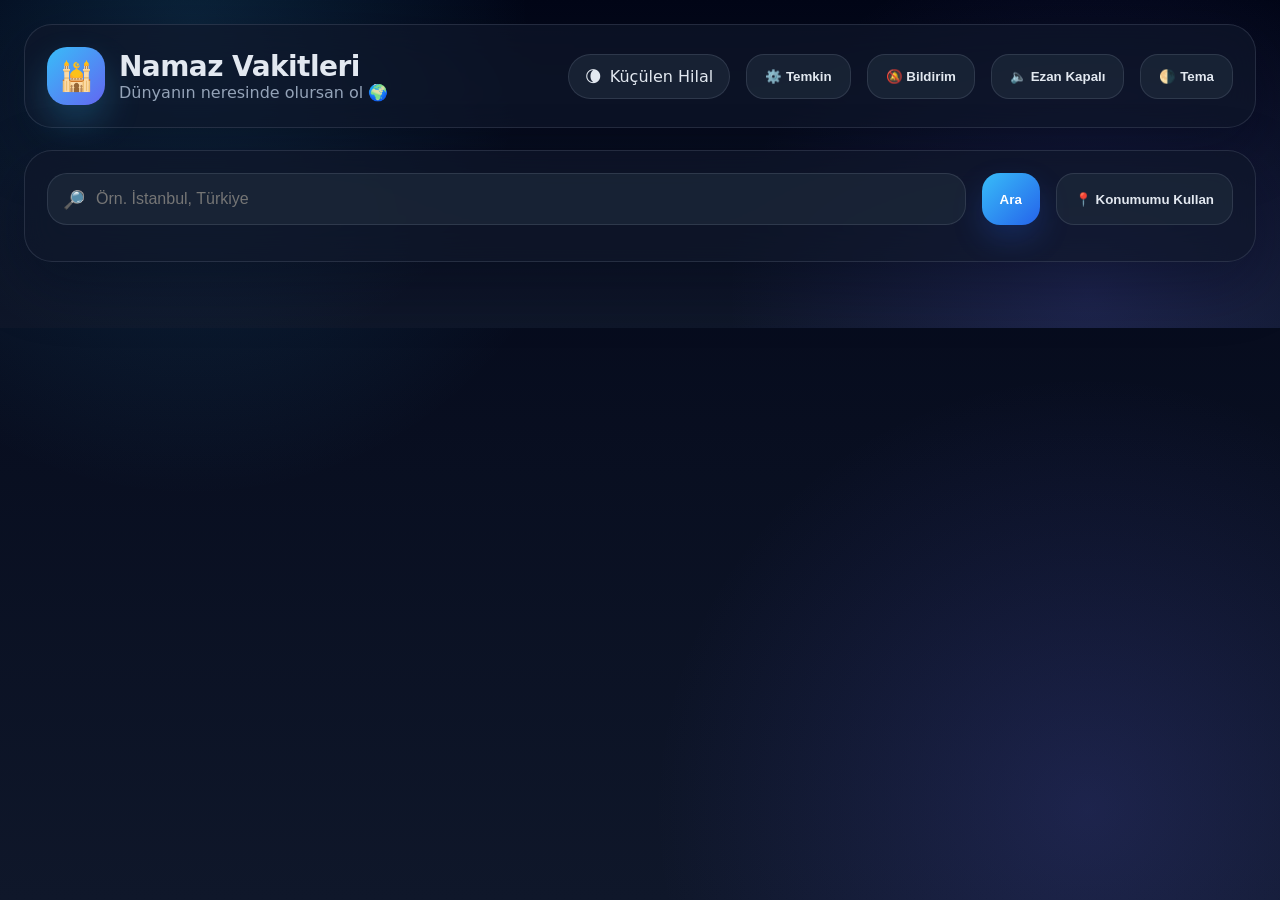
<file: index.html>
<!DOCTYPE html>
<html lang="tr">
<head>
  <meta charset="UTF-8" />
  <meta name="viewport" content="width=device-width, initial-scale=1.0" />
  <title>Namaz Vakitleri</title>
  <style>
    :root{
      --bg:#020617;--bg2:#0f172a;--card:rgba(15,23,42,.68);--card2:rgba(30,41,59,.72);--line:rgba(148,163,184,.18);--text:#e2e8f0;--muted:#94a3b8;--brand:#38bdf8;--brand2:#6366f1;--ok:#10b981;--warn:#f59e0b;--danger:#ef4444;--white:#fff;
      --shadow:0 20px 60px rgba(2,6,23,.35);
    }
    body.light{
      --bg:#e2e8f0;--bg2:#f8fafc;--card:rgba(255,255,255,.72);--card2:rgba(248,250,252,.86);--line:rgba(15,23,42,.08);--text:#0f172a;--muted:#475569;--shadow:0 20px 60px rgba(15,23,42,.08);
    }
    *{box-sizing:border-box}
    html,body{margin:0;padding:0;font-family:Inter,system-ui,-apple-system,Segoe UI,Roboto,Arial,sans-serif;background:
      radial-gradient(circle at 15% 10%, rgba(56,189,248,.16), transparent 30%),
      radial-gradient(circle at 85% 90%, rgba(99,102,241,.18), transparent 32%),
      linear-gradient(180deg,var(--bg),var(--bg2));color:var(--text);min-height:100%}
    .wrap{max-width:1280px;margin:0 auto;padding:24px}
    .card{background:var(--card);border:1px solid var(--line);backdrop-filter:blur(18px);border-radius:28px;box-shadow:var(--shadow)}
    .row{display:flex;gap:16px;flex-wrap:wrap}
    .between{display:flex;justify-content:space-between;align-items:center;gap:14px;flex-wrap:wrap}
    .muted{color:var(--muted)}
    .pill{display:inline-flex;align-items:center;gap:8px;padding:12px 16px;border-radius:999px;background:var(--card2);border:1px solid var(--line)}
    .btn{appearance:none;border:none;cursor:pointer;border-radius:18px;padding:14px 18px;font-weight:700;color:#fff;background:linear-gradient(135deg,var(--brand),#2563eb);box-shadow:0 14px 30px rgba(37,99,235,.22);transition:transform .15s ease,filter .15s ease,opacity .15s ease}
    .btn:hover{filter:brightness(1.05)}
    .btn:active{transform:scale(.98)}
    .btn.secondary{background:var(--card2);color:var(--text);border:1px solid var(--line);box-shadow:none}
    .btn.ghost{background:transparent;border:1px solid var(--line);box-shadow:none;color:var(--text)}
    input{width:100%;padding:16px 18px 16px 48px;border-radius:20px;border:1px solid var(--line);background:var(--card2);color:var(--text);outline:none;font-size:16px}
    input:focus{border-color:rgba(56,189,248,.55);box-shadow:0 0 0 4px rgba(56,189,248,.12)}
    .searchBox{position:relative;flex:1;min-width:260px}
    .searchBox span{position:absolute;left:16px;top:50%;transform:translateY(-50%);font-size:18px;color:var(--muted)}
    .grid{display:grid;grid-template-columns:1.1fr 1fr;gap:24px}
    .hero{position:relative;overflow:hidden;padding:30px}
    .hero-bg{position:absolute;inset:0;background-size:cover;background-position:center;opacity:.28;transition:opacity .5s ease, background-image .5s ease}
    .hero::after{content:"";position:absolute;inset:0;background:linear-gradient(180deg, rgba(2,6,23,.25), rgba(2,6,23,.72))}
    body.light .hero::after{background:linear-gradient(180deg, rgba(255,255,255,.28), rgba(255,255,255,.74))}
    .hero-inner{position:relative;z-index:2}
    .clock{display:flex;align-items:center;justify-content:center;gap:10px;margin:22px 0 12px}
    .clock .unit{min-width:90px;padding:14px 8px;border-radius:22px;background:rgba(255,255,255,.09);border:1px solid rgba(255,255,255,.18);text-align:center}
    body.light .clock .unit{background:rgba(255,255,255,.6);border-color:rgba(15,23,42,.07)}
    .clock .num{font-size: clamp(40px, 8vw, 82px);font-weight:900;line-height:1;font-variant-numeric:tabular-nums}
    .progressWrap{margin-top:18px}
    .labels{display:flex;justify-content:space-between;gap:10px;align-items:center;font-size:14px;margin-bottom:10px}
    .bar{height:38px;border-radius:999px;background:rgba(15,23,42,.35);border:1px solid var(--line);position:relative;overflow:hidden}
    .fill{position:absolute;inset:0 auto 0 0;width:0;background:linear-gradient(90deg,#38bdf8,#6366f1,#f59e0b);border-radius:999px;transition:width 1s linear}
    .sun{position:absolute;top:50%;transform:translate(-50%,-50%);font-size:26px;transition:left 1s linear;filter:drop-shadow(0 0 10px rgba(255,255,255,.25))}
    .prayer-list{padding:22px}
    .prayer-item{position:relative;overflow:hidden;display:flex;justify-content:space-between;align-items:center;gap:16px;padding:18px;border-radius:22px;border:1px solid var(--line);background:var(--card2);cursor:pointer;transition:transform .18s ease,border-color .18s ease, box-shadow .18s ease}
    .prayer-item:hover{transform:translateY(-2px)}
    .prayer-item.active{border-color:rgba(56,189,248,.58);box-shadow:0 12px 34px rgba(56,189,248,.13)}
    .prayer-left{display:flex;align-items:center;gap:14px;min-width:0}
    .prayer-emoji{width:54px;height:54px;border-radius:16px;display:grid;place-items:center;background:rgba(255,255,255,.08);font-size:26px;border:1px solid var(--line)}
    body.light .prayer-emoji{background:rgba(15,23,42,.04)}
    .time{font-size:30px;font-weight:800;font-variant-numeric:tabular-nums}
    .section{padding:22px}
    .top{padding:22px}
    .small{font-size:13px}
    .two{display:grid;grid-template-columns:1fr 1fr;gap:18px}
    .status{padding:12px 14px;border-radius:18px;border:1px solid var(--line);background:var(--card2)}
    .ok{color:var(--ok)} .danger{color:var(--danger)} .warn{color:var(--warn)}
    .media iframe{width:100%;aspect-ratio:16/9;border:0;border-radius:18px;background:#000}
    .playlist{max-height:330px;overflow:auto;display:grid;gap:10px;margin-top:12px;padding-right:4px}
    .playlist button{display:flex;gap:10px;align-items:center;background:var(--card2);color:var(--text);border:1px solid var(--line);border-radius:16px;padding:10px;cursor:pointer;text-align:left}
    .playlist button.active{border-color:rgba(56,189,248,.55)}
    .playlist img{width:92px;height:56px;object-fit:cover;border-radius:10px}
    .footer{padding:14px 0 28px;text-align:center;color:var(--muted);font-size:13px}
    .modal{position:fixed;inset:0;display:none;align-items:center;justify-content:center;padding:18px;background:rgba(2,6,23,.72);backdrop-filter:blur(10px);z-index:60}
    .modal.show{display:flex}
    .modal-card{width:min(1120px,100%);max-height:90vh;overflow:auto;background:var(--bg2);border:1px solid var(--line);border-radius:28px;box-shadow:var(--shadow)}
    .modal-prayer{position:relative;overflow:hidden;padding:0;min-height:380px}
    .modal-prayer .cover{position:absolute;inset:0;background-size:cover;background-position:center;opacity:.5}
    .modal-prayer .overlay{position:absolute;inset:0;background:linear-gradient(180deg, rgba(2,6,23,.12), rgba(2,6,23,.82))}
    body.light .modal-prayer .overlay{background:linear-gradient(180deg, rgba(255,255,255,.16), rgba(255,255,255,.86))}
    .modal-prayer .content{position:relative;z-index:2;padding:28px;display:flex;flex-direction:column;justify-content:flex-end;min-height:380px}
    .modal-header,.modal-actions{display:flex;justify-content:space-between;align-items:center;gap:14px;padding:18px 22px;border-bottom:1px solid var(--line)}
    .modal-actions{border-top:1px solid var(--line);border-bottom:none;justify-content:flex-end}
    .close{appearance:none;border:none;cursor:pointer;border-radius:16px;padding:10px 14px;background:var(--card2);color:var(--text);border:1px solid var(--line)}
    table{width:100%;border-collapse:collapse;min-width:760px}
    th,td{padding:12px 14px;border-bottom:1px solid var(--line);text-align:left}
    th{position:sticky;top:0;background:var(--bg2)}
    .today{background:rgba(56,189,248,.08)}
    .hide{display:none !important}
    .tag{display:inline-flex;padding:7px 10px;border-radius:999px;border:1px solid var(--line);background:var(--card2);font-size:12px;font-weight:700}
    .adhan-frame{position:fixed;left:-9999px;top:-9999px;width:1px;height:1px;opacity:0;pointer-events:none}
    @media (max-width:980px){.grid{grid-template-columns:1fr}.two{grid-template-columns:1fr}.time{font-size:24px}.clock .unit{min-width:72px}}
    @media (max-width:640px){.wrap{padding:14px}.top,.section,.prayer-list,.hero{padding:18px}.clock{gap:6px}.clock .unit{min-width:64px;padding:12px 6px}.clock .num{font-size:38px}.labels{font-size:12px}.pill{padding:10px 12px}.btn{padding:13px 14px}}
  </style>
</head>
<body>
  <div class="wrap">
    <header class="card top between">
      <div class="row" style="align-items:center;gap:14px">
        <div style="width:58px;height:58px;border-radius:20px;display:grid;place-items:center;background:linear-gradient(135deg,#38bdf8,#6366f1);font-size:28px;box-shadow:0 18px 36px rgba(56,189,248,.24)">🕌</div>
        <div>
          <div style="font-size:28px;font-weight:900;letter-spacing:-.02em">Namaz Vakitleri</div>
          <div class="muted">Dünyanın neresinde olursan ol 🌍</div>
        </div>
      </div>
      <div class="row" style="align-items:center">
        <div class="pill"><span id="moonEmoji">🌙</span> <span id="moonText">Ay fazı</span></div>
        <button class="btn secondary" id="temkinBtn">⚙️ Temkin</button>
        <button class="btn secondary" id="notifBtn">🔔 Bildirim</button>
        <button class="btn secondary" id="adhanBtn">🔊 Ezan</button>
        <button class="btn secondary" id="themeBtn">🌗 Tema</button>
      </div>
    </header>

    <section class="card section" style="margin-top:22px">
      <div class="row">
        <div class="searchBox">
          <span>🔎</span>
          <input id="searchInput" placeholder="Örn. İstanbul, Türkiye" />
        </div>
        <button class="btn" id="searchBtn">Ara</button>
        <button class="btn secondary" id="geoBtn">📍 Konumumu Kullan</button>
      </div>
      <div id="message" style="margin-top:14px"></div>
      <div id="locationBadge" class="pill hide" style="margin-top:14px">📌 <span id="locationText"></span></div>
    </section>

    <div id="content" class="grid hide" style="margin-top:22px">
      <div style="display:grid;gap:22px">
        <section class="card hero">
          <div id="heroBg" class="hero-bg"></div>
          <div class="hero-inner">
            <div id="countdownLabel" class="pill" style="font-weight:800;text-transform:uppercase;letter-spacing:.08em"></div>
            <div class="clock">
              <div class="unit"><div class="num" id="hVal">00</div></div>
              <div class="num" style="font-size:54px;opacity:.55">:</div>
              <div class="unit"><div class="num" id="mVal">00</div></div>
              <div class="num" style="font-size:54px;opacity:.55">:</div>
              <div class="unit"><div class="num" id="sVal">00</div></div>
            </div>
            <div class="progressWrap">
              <div class="labels">
                <div id="currentPrayerLabel"></div>
                <div id="nextPrayerLabel"></div>
              </div>
              <div class="bar">
                <div class="fill" id="barFill"></div>
                <div class="sun" id="sunPos">☀️</div>
              </div>
            </div>
            <div class="row" style="margin-top:18px">
              <div class="pill">📅 <span id="gregorianDate"></span></div>
              <div class="pill">🌙 <span id="hijriDate"></span></div>
              <div class="pill">🌍 <span id="timezoneText"></span></div>
            </div>
            <div style="margin-top:18px">
              <button class="btn" id="calendarBtn">📆 Aylık Takvimi Görüntüle</button>
            </div>
          </div>
        </section>

        <section class="card section" id="ramadanSection" style="display:none">
          <div class="between" style="margin-bottom:14px">
            <div style="font-size:20px;font-weight:800">🌙 Ramazan İlahileri & Müzikleri</div>
            <div class="tag">YouTube</div>
          </div>
          <div class="media">
            <iframe id="mainVideo" allow="accelerometer; autoplay; clipboard-write; encrypted-media; gyroscope; picture-in-picture" allowfullscreen></iframe>
          </div>
          <div class="playlist" id="playlist"></div>
        </section>
      </div>

      <section class="card prayer-list">
        <div class="between" style="margin-bottom:12px">
          <div>
            <div style="font-size:22px;font-weight:900">Bugünkü Vakitler</div>
            <div class="muted small">Bir vakte tıklayınca detay penceresi açılır.</div>
          </div>
          <div class="tag" id="sourceTag">Kaynak</div>
        </div>
        <div id="prayerList" style="display:grid;gap:14px"></div>
      </section>
    </div>

    <div class="footer" id="footerInfo"></div>
  </div>

  <div class="adhan-frame" id="adhanHost"></div>

  <div class="modal" id="prayerModal">
    <div class="modal-card modal-prayer">
      <div class="cover" id="prayerModalCover"></div>
      <div class="overlay"></div>
      <div class="content">
        <div class="between" style="margin-bottom:16px">
          <div>
            <div id="prayerModalTitle" style="font-size:38px;font-weight:900"></div>
            <div id="prayerModalEmoji" style="font-size:30px"></div>
          </div>
          <button class="close" data-close="prayerModal">Kapat</button>
        </div>
        <div class="card" style="background:rgba(255,255,255,.12);border-color:rgba(255,255,255,.16);padding:22px;max-width:820px">
          <div id="prayerModalVerse" style="font-size:24px;font-weight:700;line-height:1.5"></div>
          <div id="prayerModalHadith" style="margin-top:14px;font-size:19px;color:#bfdbfe"></div>
        </div>
      </div>
    </div>
  </div>

  <div class="modal" id="calendarModal">
    <div class="modal-card">
      <div class="modal-header">
        <div>
          <div style="font-size:24px;font-weight:900">Aylık Takvim</div>
          <div class="muted" id="calendarLocation"></div>
        </div>
        <button class="close" data-close="calendarModal">Kapat</button>
      </div>
      <div style="padding:18px 22px;overflow:auto;max-height:calc(90vh - 86px)">
        <div id="calendarStatus" class="muted">Yükleniyor...</div>
        <div id="calendarTableWrap"></div>
      </div>
    </div>
  </div>

  <div class="modal" id="temkinModal">
    <div class="modal-card" style="max-width:620px">
      <div class="modal-header">
        <div>
          <div style="font-size:24px;font-weight:900">Temkin Ayarları</div>
          <div class="muted">Dakika olarak fark girebilirsin. Eksi değer de desteklenir.</div>
        </div>
        <button class="close" data-close="temkinModal">Kapat</button>
      </div>
      <div style="padding:22px;display:grid;gap:14px" id="temkinInputs"></div>
      <div class="modal-actions">
        <button class="btn" id="saveTemkinBtn">Kaydet ve Yenile</button>
      </div>
    </div>
  </div>

  <script>
    const state = {
      theme: localStorage.getItem('theme') || 'dark',
      location: null,
      prayerData: null,
      monthlyData: null,
      searchQuery: '',
      currentTime: new Date(),
      notificationPermission: ('Notification' in window) ? Notification.permission : 'denied',
      notifiedPrayers: new Set(),
      isAdhanEnabled: localStorage.getItem('isAdhanEnabled') === 'true',
      lastPlayedPrayer: localStorage.getItem('lastPlayedPrayer') || '',
      selectedPrayer: null,
      monthlyLoadedFor: '',
      imageIndex: 0,
      activeVideoIndex: 0,
      temkin: (() => {
        try { return JSON.parse(localStorage.getItem('temkin') || '{"Imsak":0,"Sunrise":0,"Dhuhr":0,"Asr":0,"Maghrib":0,"Isha":0}'); }
        catch { return {Imsak:0,Sunrise:0,Dhuhr:0,Asr:0,Maghrib:0,Isha:0}; }
      })(),
    };

    const prayers = {
      Imsak: { name:'İmsak', emoji:'🌙✨', verse:'Fecr vakti beyaz iplik siyah iplikten ayırt edilinceye kadar yiyin için. (Bakara, 187)', hadith:'Sahur yapınız, zira sahurda bereket vardır. (Buhârî, Savm 20)', images:['https://images.unsplash.com/photo-1534447677768-be436bb09401?auto=format&fit=crop&q=80&w=1400','https://images.unsplash.com/photo-1505322022379-7c3353ee6291?auto=format&fit=crop&q=80&w=1400'] },
      Fajr: { name:'Sabah', emoji:'🌅🕊️', verse:'Sabah namazını kılın, çünkü sabah namazında melekler şahitlik eder. (İsrâ, 78)', hadith:'Kim sabah namazını kılarsa, o Allahın güvencesi altındadır. (Müslim, Mesâcid 261)', images:['https://images.unsplash.com/photo-1470252649378-9c29740c9fa8?auto=format&fit=crop&q=80&w=1400','https://images.unsplash.com/photo-1500382017468-9049fed747ef?auto=format&fit=crop&q=80&w=1400'] },
      Sunrise: { name:'Güneş', emoji:'☀️🌄', verse:'Güneş doğarken ve batarken Rabbini hamd ile tespih et. (Tâhâ, 130)', hadith:'Kim sabah namazını cemaatle kılar, sonra güneş doğuncaya kadar oturup Allahı zikrederse... (Tirmizî, Cuma 59)', images:['https://images.unsplash.com/photo-1464822759023-fed622ff2c3b?auto=format&fit=crop&q=80&w=1400','https://images.unsplash.com/photo-1507525428034-b723cf961d3e?auto=format&fit=crop&q=80&w=1400'] },
      Dhuhr: { name:'Öğle', emoji:'☀️🕌', verse:'Gündüzün güneş dönüp gölgesi uzadığında namazı kıl. (İsrâ, 78)', hadith:'Öğle namazı, günün ortasında kılınan, gök kapılarının açıldığı bir namazdır. (Tirmizî, Vitir 15)', images:['https://images.unsplash.com/photo-1585036156171-384164a8c675?auto=format&fit=crop&q=80&w=1400','https://images.unsplash.com/photo-1564121211835-e88c852648ab?auto=format&fit=crop&q=80&w=1400'] },
      Asr: { name:'İkindi', emoji:'🌤️🕋', verse:'Namazlara ve bilhassa orta namaza dikkat edin. (Bakara, 238)', hadith:'İkindi namazını terk edenin ameli boşa gider. (Buhârî, Mevâkît 15)', images:['https://images.unsplash.com/photo-1519817650390-64a93db51149?auto=format&fit=crop&q=80&w=1400','https://images.unsplash.com/photo-1542816417-0983c9c9ad53?auto=format&fit=crop&q=80&w=1400'] },
      Maghrib: { name:'Akşam', emoji:'🌇🤲', verse:'Akşam vaktinde Rabbini tespih et. (Rûm, 17)', hadith:'Akşam namazı acele kılınmalıdır. (Ebû Dâvûd, Salât 6)', images:['https://images.unsplash.com/photo-1495616811223-4d98c6e9c869?auto=format&fit=crop&q=80&w=1400','https://images.unsplash.com/photo-1472214103451-9374bd1c798e?auto=format&fit=crop&q=80&w=1400'] },
      Isha: { name:'Yatsı', emoji:'🌌📿', verse:'Gecenin bir kısmında Ona secde et ve geceleyin Onu uzun uzun tespih et. (İnsan, 26)', hadith:'Yatsı namazını cemaatle kılan, gecenin yarısını ihya etmiş gibidir. (Müslim, Mesâcid 260)', images:['https://images.unsplash.com/photo-1513628253939-010e64ac66cd?auto=format&fit=crop&q=80&w=1400','https://images.unsplash.com/photo-1419242902214-272b3f66ee7a?auto=format&fit=crop&q=80&w=1400'] },
    };

    const prayerKeys = ['Imsak','Fajr','Sunrise','Dhuhr','Asr','Maghrib','Isha'];
    const prayerKeysWithAdhan = ['Imsak','Fajr','Dhuhr','Asr','Maghrib','Isha'];
    const ramadanVideos = [
      { id:'25cjM4047vc', list:'RD25cjM4047vc', title:'Ramazan İlahileri & Müzikleri 1' },
      { id:'tBbdSzwxqyY', list:'RDEMR8te1sAiXuQZdmoa4rThJw', title:'Ramazan İlahileri & Müzikleri 2' },
      { id:'iBd1r5VOK2c', list:'RDEM6rJK4ToIcQ6dYHUerXhqZg', title:'Ramazan İlahileri & Müzikleri 3' },
      { id:'e2FKXPzsT7E', list:'RDEM1Y7NQHpWWflJxGnhe4cAtQ', title:'Ramazan İlahileri & Müzikleri 4' },
      { id:'u_-McEvEGvI', list:'RDEM6rybi08Zh-3tdKVotIDgdQ', title:'Ramazan İlahileri & Müzikleri 5' },
      { id:'-7LUNVWVHeE', list:'RD-7LUNVWVHeE', title:'Ramazan İlahileri & Müzikleri 6' },
      { id:'XFPeblMoqTw', list:'RDXFPeblMoqTw', title:'Ramazan İlahileri & Müzikleri 7' },
      { id:'clmFgX5LGdg', list:'PL3zmZehhKFxj7xEuuCsLfPbmx_g5cCCl4', title:'Ramazan İlahileri & Müzikleri 8' },
    ];
    const adhanVideos = { Imsak:'JMjQ9n2NuzU', Fajr:'JMjQ9n2NuzU', Dhuhr:'TfewIb0JxEA', Asr:'X1uqKicTuXY', Maghrib:'XoJEDT0J3Uc', Isha:'zeYwVacb7K4' };

    const $ = sel => document.querySelector(sel);
    const fmt2 = v => String(v).padStart(2,'0');
    const sameDayKey = () => state.prayerData?.date?.gregorian?.date || '';

    function setMessage(text = '', type = 'info') {
      const el = $('#message');
      if (!text) { el.innerHTML = ''; return; }
      const cls = type === 'error' ? 'danger' : type === 'success' ? 'ok' : 'warn';
      el.innerHTML = `<div class="status ${cls}">${text}</div>`;
    }

    function applyTheme() {
      document.body.classList.toggle('light', state.theme === 'light');
      $('#adhanBtn').textContent = state.isAdhanEnabled ? '🔊 Ezan Açık' : '🔈 Ezan Kapalı';
      $('#notifBtn').textContent = state.notificationPermission === 'granted' ? '🔔 Bildirim Açık' : '🔕 Bildirim';
    }

    function getMoonPhase(date) {
      let year = date.getFullYear(); let month = date.getMonth() + 1; let day = date.getDate();
      if (month < 3) { year--; month += 12; }
      ++month;
      let c = 365.25 * year; let e = 30.6 * month; let jd = c + e + day - 694039.09;
      jd /= 29.5305882; let b = Math.floor(jd); jd -= b; let b2 = Math.round(jd * 8); if (b2 >= 8) b2 = 0;
      const phases = [ ['Yeni Ay','🌑'], ['Hilal','🌒'], ['İlk Dördün','🌓'], ['Şişkin Ay','🌔'], ['Dolunay','🌕'], ['Küçülen Şişkin','🌖'], ['Son Dördün','🌗'], ['Küçülen Hilal','🌘'] ];
      return { text: phases[b2][0], emoji: phases[b2][1] };
    }

    function applyTemkin(timeStr, minutes) {
      if (!timeStr) return '--:--';
      const clean = String(timeStr).split(' ')[0].slice(0,5);
      const [h,m] = clean.split(':').map(Number);
      if (Number.isNaN(h) || Number.isNaN(m) || !minutes) return clean;
      const d = new Date();
      d.setHours(h, m + minutes, 0, 0);
      return `${fmt2(d.getHours())}:${fmt2(d.getMinutes())}`;
    }

    function updateLocationBadge() {
      if (!state.location) { $('#locationBadge').classList.add('hide'); return; }
      $('#locationBadge').classList.remove('hide');
      $('#locationText').textContent = state.location.name;
    }

    function normalizeLocationName(parts, fallbackCountry='Türkiye') {
      const city = parts.city || parts.town || parts.village || parts.state_district || parts.county || parts.state || parts.country || 'Konum';
      const country = parts.country || fallbackCountry;
      return `${city}, ${country}`;
    }

    async function reverseGeocode(lat, lon) {
      try {
        const res = await fetch(`https://nominatim.openstreetmap.org/reverse?lat=${lat}&lon=${lon}&format=json&accept-language=tr`);
        const data = await res.json();
        return normalizeLocationName(data.address || {}, 'Dünya');
      } catch {
        return `${lat.toFixed(4)}, ${lon.toFixed(4)}`;
      }
    }

    function buildTuneString() {
      const t = state.temkin;
      return [t.Imsak,t.Imsak,t.Sunrise,t.Dhuhr,t.Asr,t.Maghrib,t.Isha,0,0].join(',');
    }

    async function fetchPrayerTimesByCoords(lat, lon, locationName) {
      setMessage('Vakitler alınıyor...', 'warn');
      const tune = buildTuneString();
      const url = `https://api.aladhan.com/v1/timings/${Math.floor(Date.now()/1000)}?latitude=${encodeURIComponent(lat)}&longitude=${encodeURIComponent(lon)}&method=13&school=1&midnightMode=1&tune=${encodeURIComponent(tune)}`;
      const res = await fetch(url);
      const json = await res.json();
      if (json.code !== 200 || !json.data) throw new Error('Aladhan verisi alınamadı');
      const data = json.data;
      const finalTimings = {};
      prayerKeys.forEach(key => {
        let sourceKey = key;
        if (key === 'Imsak') sourceKey = 'Imsak';
        finalTimings[key] = String(data.timings[sourceKey] || '--:--').split(' ')[0].slice(0,5);
      });
      if (finalTimings.Fajr === '--:--') finalTimings.Fajr = finalTimings.Imsak;
      data.timings = finalTimings;
      data.meta = data.meta || {};
      data.meta.source = 'AlAdhan API';
      state.prayerData = data;
      state.location = { lat, lon, name: locationName || `${lat.toFixed(4)}, ${lon.toFixed(4)}` };
      localStorage.setItem('lastLocation', JSON.stringify(state.location));
      setMessage('Vakitler başarıyla güncellendi.', 'success');
      renderAll();
    }

    async function handleSearch() {
      const q = $('#searchInput').value.trim();
      if (!q) return;
      state.searchQuery = q;
      setMessage('Konum aranıyor...', 'warn');
      try {
        const res = await fetch(`https://nominatim.openstreetmap.org/search?q=${encodeURIComponent(q)}&format=json&limit=1&accept-language=tr`);
        const data = await res.json();
        if (!Array.isArray(data) || !data.length) throw new Error('Konum bulunamadı');
        const item = data[0];
        const lat = parseFloat(item.lat), lon = parseFloat(item.lon);
        const parts = item.address || {};
        const name = normalizeLocationName(parts, (item.display_name || '').split(',').slice(-1)[0]?.trim() || 'Dünya');
        await fetchPrayerTimesByCoords(lat, lon, name);
      } catch (err) {
        setMessage('Konum bulunamadı. Yazımı kontrol edip yeniden deneyin.', 'error');
      }
    }

    async function handleAutoLocation() {
      if (!navigator.geolocation) { setMessage('Tarayıcınız konum özelliğini desteklemiyor.', 'error'); return; }
      setMessage('Konum alınıyor...', 'warn');
      navigator.geolocation.getCurrentPosition(async pos => {
        try {
          const lat = pos.coords.latitude, lon = pos.coords.longitude;
          const name = await reverseGeocode(lat, lon);
          await fetchPrayerTimesByCoords(lat, lon, name);
        } catch {
          setMessage('Konum bulundu ama vakitler alınamadı. İnternet bağlantınızı veya API erişimini kontrol edin.', 'error');
        }
      }, () => setMessage('Konum bulunamadı veya izin verilmedi.', 'error'), { timeout: 12000, maximumAge: 60000, enableHighAccuracy: true });
    }

    function getPrayerTimeline() {
      if (!state.prayerData) return null;
      const tz = state.prayerData.meta?.timezone || Intl.DateTimeFormat().resolvedOptions().timeZone;
      const now = new Date(state.currentTime.toLocaleString('en-US', { timeZone: tz }));
      const list = prayerKeys.map(key => {
        const [hh,mm] = state.prayerData.timings[key].split(':').map(Number);
        const d = new Date(now); d.setHours(hh,mm,0,0);
        return { key, time: state.prayerData.timings[key], date: d };
      });
      let nextPrayer = null, currentPrayer = null;
      for (let i=0;i<list.length;i++) {
        if (list[i].date.getTime() > now.getTime()) {
          nextPrayer = list[i]; currentPrayer = i > 0 ? list[i-1] : list[list.length-1]; break;
        }
      }
      if (!nextPrayer) { const imsak = new Date(list[0].date); imsak.setDate(imsak.getDate()+1); nextPrayer = { ...list[0], date: imsak }; currentPrayer = list[list.length-1]; }
      const diffMs = nextPrayer.date.getTime() - now.getTime();
      const hrs = Math.floor(diffMs / 3600000), mins = Math.floor((diffMs % 3600000)/60000), secs = Math.floor((diffMs%60000)/1000);
      const totalMs = nextPrayer.date.getTime() - currentPrayer.date.getTime();
      const elapsedMs = now.getTime() - currentPrayer.date.getTime();
      const progress = Math.max(0, Math.min(100, totalMs ? (elapsedMs/totalMs)*100 : 0));
      return { now, nextPrayer, currentPrayer, hrs, mins, secs, progress, tz };
    }

    function renderMoon() {
      const moon = getMoonPhase(state.currentTime);
      $('#moonEmoji').textContent = moon.emoji;
      $('#moonText').textContent = moon.text + (state.location ? ` • ${state.location.name.split(',')[0]}` : '');
    }

    function renderHeaderControls() {
      $('#adhanBtn').textContent = state.isAdhanEnabled ? '🔊 Ezan Açık' : '🔈 Ezan Kapalı';
      $('#notifBtn').textContent = state.notificationPermission === 'granted' ? '🔔 Bildirim Açık' : '🔕 Bildirim';
    }

    function renderHero() {
      const tl = getPrayerTimeline();
      if (!state.prayerData || !tl) { $('#content').classList.add('hide'); $('#footerInfo').textContent=''; return; }
      $('#content').classList.remove('hide');
      const isRamadan = state.prayerData.date?.hijri?.month?.number === 9;
      const nextName = prayers[tl.nextPrayer.key]?.name || tl.nextPrayer.key;
      const currentName = prayers[tl.currentPrayer.key]?.name || tl.currentPrayer.key;
      let label = `${nextName} vaktine kalan süre`;
      if (isRamadan && tl.nextPrayer.key === 'Maghrib') label = '🌙 İftara kalan süre';
      if (isRamadan && tl.nextPrayer.key === 'Imsak') label = '🌙 Sahura kalan süre';
      $('#countdownLabel').textContent = label;
      $('#hVal').textContent = fmt2(tl.hrs); $('#mVal').textContent = fmt2(tl.mins); $('#sVal').textContent = fmt2(tl.secs);
      $('#currentPrayerLabel').innerHTML = `${prayers[tl.currentPrayer.key].emoji.split('')[0]} ${currentName} (${tl.currentPrayer.time})`;
      $('#nextPrayerLabel').innerHTML = `${nextName} (${tl.nextPrayer.time}) ${prayers[tl.nextPrayer.key].emoji.split('')[0]}`;
      $('#barFill').style.width = tl.progress + '%';
      $('#sunPos').style.left = `calc(${tl.progress}% - 0px)`;
      $('#sunPos').textContent = ['Maghrib','Isha','Imsak'].includes(tl.currentPrayer.key) ? '🌙' : '☀️';
      const imgArr = prayers[tl.currentPrayer.key]?.images || prayers.Fajr.images;
      $('#heroBg').style.backgroundImage = `url('${imgArr[state.imageIndex % imgArr.length]}')`;
      $('#gregorianDate').textContent = state.prayerData.date?.readable || '';
      $('#hijriDate').textContent = `${state.prayerData.date?.hijri?.day || ''} ${state.prayerData.date?.hijri?.month?.tr || state.prayerData.date?.hijri?.month?.en || ''}`.trim();
      $('#timezoneText').textContent = tl.tz;
      $('#sourceTag').textContent = `Kaynak: ${state.prayerData.meta?.source || 'AlAdhan API'}`;
      $('#footerInfo').textContent = `Kaynak: ${state.prayerData.meta?.source || 'AlAdhan API'} • ${tl.tz} • Yusuf TEKMIL tarafından yapılmıştır.`;
      renderRamadan(isRamadan);
    }

    function renderPrayerList() {
      if (!state.prayerData) return;
      const tl = getPrayerTimeline();
      const list = $('#prayerList');
      list.innerHTML = '';
      prayerKeys.forEach(key => {
        const item = document.createElement('div');
        item.className = 'prayer-item' + (tl?.nextPrayer?.key === key ? ' active' : '');
        item.innerHTML = `
          <div class="prayer-left">
            <div class="prayer-emoji">${prayers[key].emoji}</div>
            <div>
              <div style="font-size:22px;font-weight:800">${prayers[key].name}</div>
              <div class="muted small">Detayı aç</div>
            </div>
          </div>
          <div class="time">${state.prayerData.timings[key]}</div>`;
        item.addEventListener('click', () => openPrayerModal(key));
        list.appendChild(item);
      });
    }

    function renderRamadan(isRamadan) {
      const sec = $('#ramadanSection');
      if (!isRamadan) { sec.style.display='none'; return; }
      sec.style.display='block';
      const current = ramadanVideos[state.activeVideoIndex];
      $('#mainVideo').src = `https://www.youtube.com/embed/${current.id}?list=${current.list}`;
      const playlist = $('#playlist'); playlist.innerHTML='';
      ramadanVideos.forEach((v,i) => {
        const btn = document.createElement('button');
        btn.className = i === state.activeVideoIndex ? 'active' : '';
        btn.innerHTML = `<img src="https://img.youtube.com/vi/${v.id}/mqdefault.jpg" alt=""><div><div style="font-weight:800">${v.title}</div><div class="muted small">Oynatmak için tıkla</div></div>`;
        btn.addEventListener('click', ()=>{ state.activeVideoIndex=i; renderRamadan(true); });
        playlist.appendChild(btn);
      });
    }

    function openPrayerModal(key) {
      state.selectedPrayer = key;
      const p = prayers[key];
      $('#prayerModalTitle').textContent = p.name;
      $('#prayerModalEmoji').textContent = p.emoji;
      $('#prayerModalVerse').textContent = `“${p.verse}”`;
      $('#prayerModalHadith').textContent = `✨ ${p.hadith}`;
      $('#prayerModalCover').style.backgroundImage = `url('${p.images[0]}')`;
      $('#prayerModal').classList.add('show');
    }

    function closeModal(id) { $('#' + id).classList.remove('show'); }

    async function openCalendarModal() {
      if (!state.location) return;
      $('#calendarLocation').textContent = state.location.name;
      $('#calendarStatus').textContent = 'Aylık takvim yükleniyor...';
      $('#calendarTableWrap').innerHTML = '';
      $('#calendarModal').classList.add('show');
      try {
        const now = new Date();
        const year = now.getFullYear(), month = now.getMonth()+1;
        const tune = buildTuneString();
        const url = `https://api.aladhan.com/v1/calendar/${year}/${month}?latitude=${encodeURIComponent(state.location.lat)}&longitude=${encodeURIComponent(state.location.lon)}&method=13&school=1&midnightMode=1&tune=${encodeURIComponent(tune)}`;
        const res = await fetch(url);
        const json = await res.json();
        if (json.code !== 200 || !json.data) throw new Error('Takvim alınamadı');
        state.monthlyData = json.data.map(day => ({
          ...day,
          timings: Object.fromEntries(prayerKeys.map(k => [k, String(day.timings[k] || (k === 'Fajr' ? day.timings.Imsak : '--:--')).split(' ')[0].slice(0,5)]))
        }));
        renderCalendarTable();
      } catch {
        $('#calendarStatus').textContent = 'Takvim alınamadı. Lütfen biraz sonra yeniden deneyin.';
      }
    }

    function renderCalendarTable() {
      if (!state.monthlyData) return;
      const todayKey = new Date().toLocaleDateString('en-GB').replace(/\//g,'-');
      const rows = state.monthlyData.map(day => {
        const isToday = day.date?.gregorian?.date === todayKey ? 'today' : '';
        return `<tr class="${isToday}">
          <td><div style="font-weight:800">${day.date.readable}</div><div class="muted small">${day.date.hijri.day} ${day.date.hijri.month.tr || day.date.hijri.month.en} ${day.date.hijri.year}</div></td>
          <td>${day.timings.Imsak}</td><td>${day.timings.Sunrise}</td><td>${day.timings.Dhuhr}</td><td>${day.timings.Asr}</td><td>${day.timings.Maghrib}</td><td>${day.timings.Isha}</td>
        </tr>`;
      }).join('');
      $('#calendarStatus').textContent = '';
      $('#calendarTableWrap').innerHTML = `<table><thead><tr><th>Tarih</th><th>İmsak</th><th>Güneş</th><th>Öğle</th><th>İkindi</th><th>Akşam</th><th>Yatsı</th></tr></thead><tbody>${rows}</tbody></table>`;
    }

    function openTemkinModal() {
      const wrap = $('#temkinInputs');
      wrap.innerHTML = '';
      ['Imsak','Sunrise','Dhuhr','Asr','Maghrib','Isha'].forEach(key => {
        const row = document.createElement('div');
        row.className = 'between status';
        row.innerHTML = `<div style="font-weight:800">${prayers[key]?.name || key}</div><input data-temkin="${key}" type="number" value="${state.temkin[key] ?? 0}" style="max-width:140px;padding-left:16px">`;
        wrap.appendChild(row);
      });
      $('#temkinModal').classList.add('show');
    }

    async function requestNotifications() {
      if (!('Notification' in window)) { setMessage('Tarayıcınız bildirimleri desteklemiyor.', 'error'); return; }
      try { state.notificationPermission = await Notification.requestPermission(); renderHeaderControls(); }
      catch { setMessage('Bildirim izni alınamadı.', 'error'); }
    }

    function maybeNotifyPrayer() {
      const tl = getPrayerTimeline();
      if (!tl || state.notificationPermission !== 'granted') return;
      prayerKeys.forEach(key => {
        const [hh,mm] = state.prayerData.timings[key].split(':').map(Number);
        const notifKey = `${sameDayKey()}-${key}`;
        if (tl.now.getHours() === hh && tl.now.getMinutes() === mm && tl.now.getSeconds() === 0 && !state.notifiedPrayers.has(notifKey)) {
          new Notification('Namaz Vakti!', { body: `${prayers[key].name} vakti girdi. Namazını kılmayı unutma.`, icon:'https://cdn-icons-png.flaticon.com/512/3073/3073986.png' });
          state.notifiedPrayers.add(notifKey);
        }
      });
    }

    function maybePlayAdhan() {
      if (!state.prayerData || !state.isAdhanEnabled) return;
      const tl = getPrayerTimeline();
      if (!tl) return;
      for (const key of prayerKeysWithAdhan) {
        const [hh,mm] = state.prayerData.timings[key].split(':').map(Number);
        const prayerId = `${sameDayKey()}-${key}`;
        if (tl.now.getHours() === hh && tl.now.getMinutes() === mm && state.lastPlayedPrayer !== prayerId) {
          const isRamadan = state.prayerData.date?.hijri?.month?.number === 9;
          let vid = adhanVideos[key];
          if (key === 'Maghrib' && isRamadan) vid = '3zkrwt8PEgQ';
          const host = $('#adhanHost');
          host.innerHTML = `<iframe src="https://www.youtube.com/embed/${vid}?autoplay=1&controls=0&showinfo=0&rel=0" allow="autoplay" title="Adhan"></iframe>`;
          state.lastPlayedPrayer = prayerId;
          localStorage.setItem('lastPlayedPrayer', prayerId);
          setTimeout(() => { host.innerHTML=''; }, 360000);
          break;
        }
      }
    }

    function saveTemkin() {
      document.querySelectorAll('[data-temkin]').forEach(inp => {
        const key = inp.getAttribute('data-temkin');
        state.temkin[key] = parseInt(inp.value,10) || 0;
      });
      localStorage.setItem('temkin', JSON.stringify(state.temkin));
      closeModal('temkinModal');
      if (state.location) fetchPrayerTimesByCoords(state.location.lat, state.location.lon, state.location.name);
    }

    function renderAll() {
      renderMoon();
      updateLocationBadge();
      renderHeaderControls();
      renderHero();
      renderPrayerList();
    }

    function bindEvents() {
      $('#searchBtn').addEventListener('click', handleSearch);
      $('#searchInput').addEventListener('keydown', e => { if (e.key === 'Enter') handleSearch(); });
      $('#geoBtn').addEventListener('click', handleAutoLocation);
      $('#themeBtn').addEventListener('click', () => { state.theme = state.theme === 'dark' ? 'light' : 'dark'; localStorage.setItem('theme', state.theme); applyTheme(); renderAll(); });
      $('#notifBtn').addEventListener('click', requestNotifications);
      $('#adhanBtn').addEventListener('click', () => { state.isAdhanEnabled = !state.isAdhanEnabled; localStorage.setItem('isAdhanEnabled', String(state.isAdhanEnabled)); renderHeaderControls(); });
      $('#calendarBtn').addEventListener('click', openCalendarModal);
      $('#temkinBtn').addEventListener('click', openTemkinModal);
      $('#saveTemkinBtn').addEventListener('click', saveTemkin);
      document.querySelectorAll('[data-close]').forEach(btn => btn.addEventListener('click', e => closeModal(e.currentTarget.getAttribute('data-close'))));
      document.querySelectorAll('.modal').forEach(m => m.addEventListener('click', e => { if (e.target === m) m.classList.remove('show'); }));
    }

    async function bootstrap() {
      applyTheme();
      bindEvents();
      renderMoon();
      const saved = localStorage.getItem('lastLocation');
      if (saved) {
        try {
          const loc = JSON.parse(saved);
          await fetchPrayerTimesByCoords(loc.lat, loc.lon, loc.name);
        } catch {}
      }
      setInterval(() => {
        state.currentTime = new Date();
        state.imageIndex = (state.imageIndex + 1) % 2;
        renderMoon();
        renderHero();
        maybeNotifyPrayer();
        maybePlayAdhan();
      }, 1000);
    }

    bootstrap();
  </script>
</body>
</html>
</file>
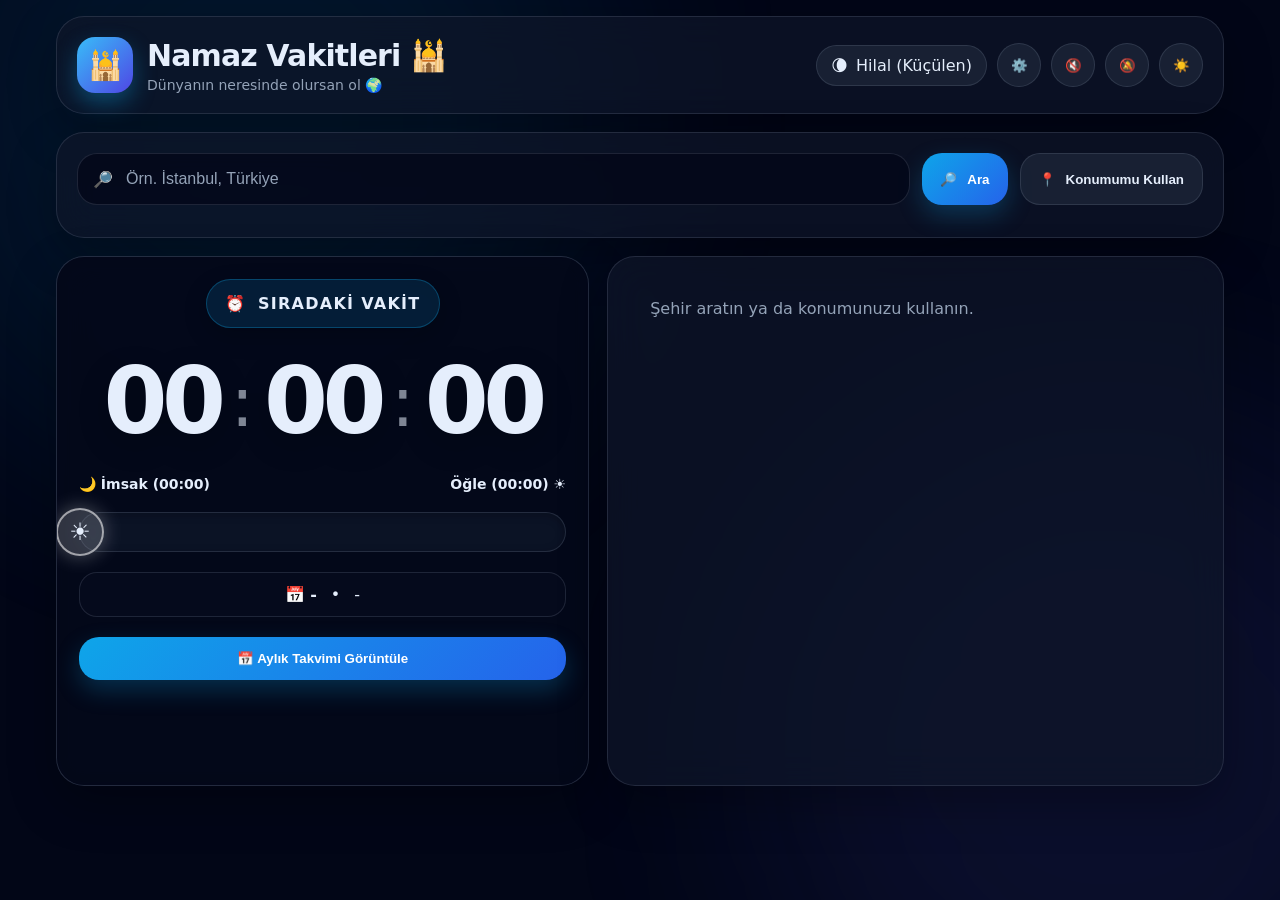
<file: index (1).html>
<!doctype html>
<html lang="tr">
<head>
  <meta charset="UTF-8" />
  <meta name="viewport" content="width=device-width, initial-scale=1.0" />
  <title>Namaz Vakitleri</title>
  <style>
    :root {
      --bg: #020617;
      --panel: rgba(15, 23, 42, 0.68);
      --panel-2: rgba(15, 23, 42, 0.82);
      --text: #e5eefc;
      --muted: #94a3b8;
      --border: rgba(148, 163, 184, 0.18);
      --accent: #0ea5e9;
      --accent-2: #4f46e5;
      --good: #10b981;
      --warn: #f59e0b;
      --danger: #ef4444;
      --shadow: 0 18px 48px rgba(0,0,0,.28);
      --soft-shadow: 0 8px 24px rgba(0,0,0,.2);
      --input: rgba(2, 6, 23, .7);
      --card: rgba(2, 6, 23, 0.5);
      --chip: rgba(30,41,59,.7);
      --overlay: rgba(2,6,23,.78);
      --body-grad-1: rgba(14, 165, 233, 0.14);
      --body-grad-2: rgba(99, 102, 241, 0.14);
      --progress-track: rgba(15, 23, 42, 0.75);
      --table-stripe: rgba(51,65,85,.16);
    }
    body.light {
      --bg: #eef4fb;
      --panel: rgba(255, 255, 255, 0.72);
      --panel-2: rgba(255, 255, 255, 0.88);
      --text: #0f172a;
      --muted: #475569;
      --border: rgba(148, 163, 184, 0.28);
      --accent: #0284c7;
      --accent-2: #4f46e5;
      --input: rgba(248, 250, 252, .95);
      --card: rgba(255,255,255,0.92);
      --chip: rgba(241,245,249,.95);
      --overlay: rgba(255,255,255,.72);
      --body-grad-1: rgba(14, 165, 233, 0.18);
      --body-grad-2: rgba(99, 102, 241, 0.18);
      --progress-track: rgba(226, 232, 240, 0.95);
      --table-stripe: rgba(226,232,240,.72);
    }
    * { box-sizing: border-box; }
    html, body { margin: 0; padding: 0; font-family: Inter, system-ui, -apple-system, BlinkMacSystemFont, "Segoe UI", sans-serif; background: var(--bg); color: var(--text); min-height: 100%; }
    body { position: relative; overflow-x: hidden; }
    body::before, body::after {
      content: ""; position: fixed; width: 55vw; height: 55vw; border-radius: 999px; filter: blur(120px); z-index: 0; pointer-events: none; opacity: .7;
      animation: blob 13s ease-in-out infinite;
    }
    body::before { top: -18vw; left: -8vw; background: var(--body-grad-1); }
    body::after { right: -14vw; bottom: -16vw; background: var(--body-grad-2); animation-delay: 1.7s; }
    @keyframes blob { 0%,100%{ transform: scale(1) translateY(0); } 50% { transform: scale(1.15) translateY(10px); } }
    .app { position: relative; z-index: 1; max-width: 1200px; margin: 0 auto; padding: 16px; }
    .panel { background: var(--panel); backdrop-filter: blur(18px); border: 1px solid var(--border); box-shadow: var(--shadow); border-radius: 28px; }
    .header { display: flex; align-items: center; justify-content: space-between; gap: 16px; padding: 20px; margin-bottom: 18px; }
    .brand { display: flex; align-items: center; gap: 14px; }
    .logo { width: 56px; height: 56px; border-radius: 18px; background: linear-gradient(135deg, #38bdf8, #4f46e5); display: grid; place-items: center; box-shadow: 0 10px 22px rgba(14,165,233,.35); font-size: 28px; }
    h1, h2, h3, p { margin: 0; }
    .title { font-size: 30px; font-weight: 800; letter-spacing: -.03em; }
    .subtitle { margin-top: 4px; color: var(--muted); font-size: 14px; }
    .header-tools { display: flex; align-items: center; gap: 10px; flex-wrap: wrap; justify-content: flex-end; }
    .chip { display: inline-flex; align-items: center; gap: 8px; border-radius: 999px; background: var(--chip); border: 1px solid var(--border); padding: 10px 14px; color: var(--text); }
    .icon-btn, .btn, .pill-btn { border: 0; cursor: pointer; }
    .icon-btn { width: 44px; height: 44px; border-radius: 999px; display: grid; place-items: center; background: var(--chip); color: var(--text); border: 1px solid var(--border); transition: .2s transform, .2s background; }
    .icon-btn:hover, .btn:hover, .pill-btn:hover { transform: translateY(-1px); }
    .toolbar-active { color: #10b981; }
    .search-panel { padding: 20px; margin-bottom: 18px; }
    .search-row { display: flex; gap: 12px; flex-wrap: wrap; }
    .input-wrap { flex: 1 1 420px; position: relative; }
    .search-input { width: 100%; background: var(--input); border: 1px solid var(--border); border-radius: 20px; color: var(--text); padding: 16px 16px 16px 48px; font-size: 16px; outline: none; }
    .search-input::placeholder { color: var(--muted); }
    .search-icon { position: absolute; left: 16px; top: 50%; transform: translateY(-50%); color: var(--muted); }
    .btn { border-radius: 20px; padding: 14px 18px; font-weight: 700; display: inline-flex; align-items: center; justify-content: center; gap: 10px; transition: .2s transform, .2s opacity, .2s background; }
    .btn.primary { background: linear-gradient(135deg, #0ea5e9, #2563eb); color: white; box-shadow: 0 10px 24px rgba(14,165,233,.25); }
    .btn.secondary { background: var(--chip); color: var(--text); border: 1px solid var(--border); }
    .status-row { display: flex; align-items: center; gap: 10px; flex-wrap: wrap; margin-top: 12px; }
    .status-chip { display: inline-flex; align-items: center; gap: 8px; padding: 10px 14px; border-radius: 14px; background: rgba(16,185,129,.1); border: 1px solid rgba(16,185,129,.2); }
    .error { color: #fecaca; background: rgba(239,68,68,.13); border: 1px solid rgba(239,68,68,.25); padding: 12px 14px; border-radius: 14px; }
    .grid { display: grid; grid-template-columns: 1fr; gap: 18px; }
    @media (min-width: 1024px) { .grid { grid-template-columns: 1.02fr 1.18fr; } }
    .countdown-card, .times-card, .playlist-card { padding: 22px; }
    .countdown-card { position: relative; overflow: hidden; min-height: 530px; }
    .bg-image { position: absolute; inset: 0; background-size: cover; background-position: center; opacity: .45; transition: background-image 1s ease, opacity .6s ease; }
    body.light .bg-image { opacity: .55; }
    .glass { position: absolute; inset: 0; background: var(--overlay); backdrop-filter: blur(10px); }
    .countdown-content { position: relative; z-index: 1; display: flex; flex-direction: column; align-items: center; gap: 20px; text-align: center; }
    .big-chip { display: inline-flex; align-items: center; gap: 12px; border-radius: 999px; padding: 14px 18px; font-weight: 800; letter-spacing: .08em; text-transform: uppercase; border: 1px solid rgba(14,165,233,.3); background: rgba(14,165,233,.14); box-shadow: var(--soft-shadow); }
    .big-chip.ramadan { border-color: rgba(16,185,129,.36); background: rgba(16,185,129,.14); }
    .flip-clock { display: flex; align-items: center; gap: 10px; margin: 8px 0; flex-wrap: wrap; justify-content: center; }
    .flip-unit { font-size: clamp(46px, 9vw, 92px); font-weight: 900; line-height: 1; min-width: 1.7ch; letter-spacing: -.06em; text-shadow: 0 10px 30px rgba(0,0,0,.22); }
    .colon { font-size: clamp(38px, 6vw, 70px); opacity: .55; }
    .progress-meta { width: 100%; display: flex; justify-content: space-between; gap: 12px; font-size: 14px; font-weight: 700; flex-wrap: wrap; }
    .progress-track { width: 100%; height: 40px; position: relative; border-radius: 999px; background: var(--progress-track); border: 1px solid var(--border); overflow: visible; box-shadow: inset 0 2px 10px rgba(0,0,0,.18); }
    .progress-fill { position: absolute; left: 0; top: 0; bottom: 0; width: 0%; border-radius: 999px; overflow: hidden; transition: width 1s linear; }
    .progress-image { position: absolute; inset: 0; background-size: cover; background-position: center; opacity: .95; }
    .progress-gradient { position: absolute; inset: 0; mix-blend-mode: overlay; opacity: .72; }
    .sun-indicator { position: absolute; top: 50%; transform: translate(-24px, -50%); width: 48px; height: 48px; border-radius: 999px; display: grid; place-items: center; background: rgba(255,255,255,.18); border: 2px solid rgba(255,255,255,.55); backdrop-filter: blur(12px); box-shadow: 0 0 20px rgba(255,255,255,.3); font-size: 24px; transition: left 1s linear; z-index: 2; }
    .date-strip { width: 100%; display: flex; gap: 14px; flex-wrap: wrap; justify-content: center; align-items: center; background: rgba(15,23,42,.2); border: 1px solid var(--border); padding: 12px 14px; border-radius: 18px; }
    body.light .date-strip { background: rgba(255,255,255,.44); }
    .wide-btn { width: 100%; }
    .times-card { display: flex; flex-direction: column; gap: 12px; }
    .prayer-item { position: relative; overflow: hidden; display: flex; align-items: center; justify-content: space-between; gap: 14px; padding: 18px; border-radius: 22px; border: 1px solid var(--border); background: var(--card); cursor: pointer; transition: .24s transform, .24s border-color, .24s background; }
    .prayer-item:hover { transform: translateY(-1px); }
    .prayer-item.next { border-color: rgba(56,189,248,.55); transform: scale(1.012); box-shadow: 0 0 26px rgba(56,189,248,.18); }
    .prayer-item-bg { position: absolute; inset: 0; background-size: cover; background-position: center; opacity: .45; }
    .prayer-item-overlay { position: absolute; inset: 0; background: rgba(2, 132, 199, .48); }
    .prayer-left { position: relative; z-index: 1; display: flex; align-items: center; gap: 14px; min-width: 0; }
    .emoji-box { width: 56px; height: 56px; border-radius: 16px; display: grid; place-items: center; font-size: 26px; background: rgba(255,255,255,.12); border: 1px solid rgba(255,255,255,.16); box-shadow: inset 0 0 18px rgba(255,255,255,.08); }
    body.light .prayer-item:not(.next) .emoji-box { background: rgba(15,23,42,.05); border-color: rgba(15,23,42,.08); }
    .prayer-name { font-size: 20px; font-weight: 700; }
    .prayer-time { position: relative; z-index: 1; font-size: 32px; font-weight: 800; letter-spacing: -.04em; font-variant-numeric: tabular-nums; white-space: nowrap; }
    .playlist-card { margin-top: 18px; }
    .playlist-grid { display: grid; grid-template-columns: 1fr; gap: 14px; }
    .player { width: 100%; aspect-ratio: 16/9; border-radius: 16px; overflow: hidden; border: 1px solid var(--border); background: #000; }
    .player iframe { width: 100%; height: 100%; border: 0; }
    .playlist-list { display: flex; flex-direction: column; gap: 10px; max-height: 260px; overflow: auto; padding-right: 4px; }
    .playlist-btn { display: flex; align-items: center; gap: 12px; text-align: left; padding: 10px; border-radius: 16px; background: var(--card); color: var(--text); border: 1px solid var(--border); cursor: pointer; }
    .playlist-btn.active { border-color: rgba(56,189,248,.4); background: rgba(14,165,233,.12); }
    .thumb { width: 96px; aspect-ratio: 16/9; border-radius: 12px; object-fit: cover; background: #111827; }
    .footer { display: flex; justify-content: center; align-items: center; flex-wrap: wrap; gap: 10px; color: var(--muted); font-size: 14px; padding: 18px 0 10px; text-align: center; }
    .modal-backdrop { position: fixed; inset: 0; background: rgba(2,6,23,.72); display: none; align-items: center; justify-content: center; padding: 20px; z-index: 50; backdrop-filter: blur(8px); }
    .modal-backdrop.show { display: flex; }
    .modal { width: min(1020px, 100%); max-height: 90vh; background: var(--panel-2); border: 1px solid var(--border); border-radius: 28px; overflow: hidden; box-shadow: var(--shadow); }
    .modal-header { display: flex; align-items: center; justify-content: space-between; gap: 12px; padding: 18px 20px; border-bottom: 1px solid var(--border); }
    .modal-title { font-size: 24px; font-weight: 800; }
    .close-btn { width: 40px; height: 40px; border-radius: 999px; border: 1px solid var(--border); background: var(--chip); color: var(--text); cursor: pointer; }
    .prayer-detail-body { position: relative; min-height: min(68vh, 580px); display: flex; align-items: flex-end; }
    .prayer-video { position: absolute; inset: 0; width: 100%; height: 100%; object-fit: cover; }
    .prayer-gradient { position: absolute; inset: 0; background: linear-gradient(180deg, rgba(0,0,0,.18) 0%, rgba(0,0,0,.54) 52%, rgba(0,0,0,.9) 100%); }
    .prayer-text { position: relative; z-index: 1; padding: 28px; color: white; width: 100%; }
    .prayer-headline { display: flex; align-items: center; gap: 12px; margin-bottom: 16px; font-size: 38px; font-weight: 800; }
    .blockquote { border-left: 4px solid #38bdf8; padding-left: 18px; display: grid; gap: 14px; }
    .verse { font-size: 24px; line-height: 1.45; }
    .hadith { font-size: 20px; color: #bae6fd; font-style: italic; }
    .modal-scroll { overflow: auto; max-height: calc(90vh - 78px); }
    .table-wrap { overflow: auto; }
    table { width: 100%; min-width: 820px; border-collapse: collapse; }
    th, td { padding: 14px 16px; text-align: left; border-bottom: 1px solid var(--border); }
    thead th { position: sticky; top: 0; background: var(--panel-2); z-index: 1; }
    tbody tr:nth-child(even) { background: var(--table-stripe); }
    tbody tr.today { background: rgba(14,165,233,.12) !important; }
    .settings-grid { padding: 20px; display: grid; gap: 12px; }
    .setting-row { display: flex; justify-content: space-between; align-items: center; gap: 14px; padding: 14px 16px; border: 1px solid var(--border); border-radius: 18px; background: var(--card); }
    .number-input { width: 88px; text-align: center; padding: 10px 12px; border-radius: 12px; border: 1px solid var(--border); background: var(--input); color: var(--text); }
    .hint { font-size: 13px; color: var(--muted); background: rgba(14,165,233,.1); border: 1px solid rgba(14,165,233,.18); padding: 12px 14px; border-radius: 16px; }
    .save-row { display: flex; justify-content: flex-end; padding: 18px 20px; border-top: 1px solid var(--border); }
    .loader { width: 18px; height: 18px; border-radius: 50%; border: 2px solid rgba(255,255,255,.4); border-top-color: white; animation: spin 1s linear infinite; }
    @keyframes spin { to { transform: rotate(360deg); } }
    .hidden { display: none !important; }
    @media (max-width: 860px) {
      .header { flex-direction: column; align-items: stretch; }
      .header-tools { justify-content: flex-start; }
      .prayer-item { padding: 16px; }
      .prayer-time { font-size: 26px; }
      .verse { font-size: 20px; }
      .hadith { font-size: 17px; }
      .prayer-headline { font-size: 28px; }
    }
    @media (max-width: 640px) {
      .app { padding: 12px; }
      .title { font-size: 24px; }
      .header, .search-panel, .countdown-card, .times-card, .playlist-card { padding: 16px; }
      .prayer-item { flex-direction: column; align-items: stretch; }
      .prayer-time { font-size: 28px; padding-left: 70px; }
      .progress-meta { font-size: 13px; }
      .date-strip { font-size: 14px; }
    }
  </style>
</head>
<body>
  <div class="app">
    <header class="panel header">
      <div class="brand">
        <div class="logo">🕌</div>
        <div>
          <h1 class="title" id="title">Namaz Vakitleri 🕌</h1>
          <p class="subtitle" id="subtitle">Dünyanın neresinde olursan ol 🌍</p>
        </div>
      </div>
      <div class="header-tools">
        <div class="chip" id="moonChip">🌕 <span id="moonText">Ay Evresi</span></div>
        <button class="icon-btn" id="temkinBtn" title="Temkin Ayarları">⚙️</button>
        <button class="icon-btn" id="adhanBtn" title="Otomatik Ezan Sesi">🔇</button>
        <button class="icon-btn" id="notifBtn" title="Bildirim İzni">🔕</button>
        <button class="icon-btn" id="themeBtn" title="Tema">🌙</button>
      </div>
    </header>

    <section class="panel search-panel">
      <div class="search-row">
        <div class="input-wrap">
          <span class="search-icon">🔎</span>
          <input class="search-input" id="searchInput" type="text" placeholder="Örn. İstanbul, Türkiye" />
        </div>
        <button class="btn primary" id="searchBtn">🔎 <span>Ara</span></button>
        <button class="btn secondary" id="locationBtn">📍 <span>Konumumu Kullan</span></button>
      </div>
      <div class="status-row">
        <div id="errorBox" class="error hidden"></div>
        <div id="locationChip" class="status-chip hidden">📍 <span id="locationText"></span></div>
      </div>
    </section>

    <div class="grid" id="mainGrid">
      <div>
        <section class="panel countdown-card" id="countdownCard">
          <div class="bg-image" id="countdownBg"></div>
          <div class="glass"></div>
          <div class="countdown-content">
            <div class="big-chip" id="countdownHeader">⏰ <span id="countdownHeaderText">Sıradaki Vakit</span></div>
            <div class="flip-clock" id="flipClock">
              <span class="flip-unit" id="hours">00</span>
              <span class="colon">:</span>
              <span class="flip-unit" id="minutes">00</span>
              <span class="colon">:</span>
              <span class="flip-unit" id="seconds">00</span>
            </div>
            <div class="progress-meta">
              <span id="currentPrayerMeta">🌙 İmsak (00:00)</span>
              <span id="nextPrayerMeta">Öğle (00:00) ☀️</span>
            </div>
            <div class="progress-track">
              <div class="progress-fill" id="progressFill">
                <div class="progress-image" id="progressImage"></div>
                <div class="progress-gradient" id="progressGradient"></div>
              </div>
              <div class="sun-indicator" id="sunIndicator">☀️</div>
            </div>
            <div class="date-strip">
              <span>📅 <strong id="gregorianDate">-</strong></span>
              <span>•</span>
              <span id="hijriDate">-</span>
            </div>
            <button class="btn primary wide-btn" id="calendarBtn">📅 Aylık Takvimi Görüntüle</button>
          </div>
        </section>

        <section class="panel playlist-card hidden" id="playlistCard">
          <h3 style="display:flex;align-items:center;gap:8px;margin-bottom:14px;">▶️ <span>Ramazan İlahileri &amp; Müzikleri 🎶</span></h3>
          <div class="playlist-grid">
            <div class="player"><iframe id="playlistFrame" allow="accelerometer; autoplay; clipboard-write; encrypted-media; gyroscope; picture-in-picture" allowfullscreen></iframe></div>
            <div class="playlist-list" id="playlistList"></div>
          </div>
        </section>
      </div>

      <section class="panel times-card" id="timesCard"></section>
    </div>

    <footer class="footer" id="footer"></footer>
  </div>

  <div class="modal-backdrop" id="prayerModalBackdrop">
    <div class="modal">
      <div class="modal-header">
        <div>
          <div class="modal-title" id="prayerModalTitle">Namaz</div>
        </div>
        <button class="close-btn" data-close="prayerModalBackdrop">✕</button>
      </div>
      <div class="prayer-detail-body">
        <video class="prayer-video" id="prayerVideo" autoplay loop muted playsinline></video>
        <div class="prayer-gradient"></div>
        <div class="prayer-text">
          <div class="prayer-headline"><span id="prayerModalEmoji">🌙</span><span id="prayerModalName">İmsak</span></div>
          <div class="blockquote">
            <div class="verse" id="prayerModalVerse"></div>
            <div class="hadith" id="prayerModalHadith"></div>
          </div>
        </div>
      </div>
    </div>
  </div>

  <div class="modal-backdrop" id="calendarModalBackdrop">
    <div class="modal">
      <div class="modal-header">
        <div>
          <div class="modal-title">Aylık Takvim</div>
          <div style="margin-top:4px;color:var(--muted);" id="calendarLocation"></div>
        </div>
        <button class="close-btn" data-close="calendarModalBackdrop">✕</button>
      </div>
      <div class="modal-scroll">
        <div class="table-wrap" style="padding: 0 18px 18px;">
          <div id="calendarLoader" style="padding:26px;color:var(--muted);">Takvim yükleniyor...</div>
          <table id="calendarTable" class="hidden">
            <thead>
              <tr>
                <th>Tarih</th>
                <th>İmsak</th>
                <th>Güneş</th>
                <th>Öğle</th>
                <th>İkindi</th>
                <th>Akşam</th>
                <th>Yatsı</th>
              </tr>
            </thead>
            <tbody id="calendarBody"></tbody>
          </table>
        </div>
      </div>
    </div>
  </div>

  <div class="modal-backdrop" id="temkinModalBackdrop">
    <div class="modal" style="max-width:620px;">
      <div class="modal-header">
        <div>
          <div class="modal-title">Temkin Ayarları</div>
          <div style="margin-top:4px;color:var(--muted);">Dakika olarak farkları ayarlayın (+/-)</div>
        </div>
        <button class="close-btn" data-close="temkinModalBackdrop">✕</button>
      </div>
      <div class="settings-grid" id="temkinGrid"></div>
      <div style="padding: 0 20px 20px;">
        <div class="hint"><strong>Bilgi:</strong> Diyanet'in bölgesel temkin süreleri şehirden şehire değişebilir. Buradaki değerleri ayarlayarak vakitleri kendi kaynağınızla eşitleyebilirsiniz.</div>
      </div>
      <div class="save-row">
        <button class="btn primary" id="saveTemkinBtn">💾 Kaydet ve Yenile</button>
      </div>
    </div>
  </div>

  <div id="adhanContainer" class="hidden"></div>

  <script>
    const translations = {
      tr: {
        title: "Namaz Vakitleri 🕌",
        subtitle: "Dünyanın neresinde olursan ol 🌍",
        searchPlaceholder: "Örn. İstanbul, Türkiye",
        searchBtn: "Ara",
        useLocation: "Konumumu Kullan",
        nextPrayer: "Sıradaki Vakit ✨",
        timeLeft: "kaldı",
        prayers: { Imsak: "İmsak", Fajr: "Sabah", Sunrise: "Güneş", Dhuhr: "Öğle", Asr: "İkindi", Maghrib: "Akşam", Isha: "Yatsı" },
        loading: "Yükleniyor... ⏳",
        error: "Bir hata oluştu ❌",
        locationError: "Konum bulunamadı veya izin verilmedi 📍",
        source: "Kaynak: Diyanet API varsa öncelikli, yoksa AlAdhan API",
        moonPhases: { new: "Yeni Ay", waxingCrescent: "Hilal (Büyüyen)", firstQuarter: "İlk Dördün", waxingGibbous: "Şişkin Ay (Büyüyen)", full: "Dolunay", waningGibbous: "Şişkin Ay (Küçülen)", lastQuarter: "Son Dördün", waningCrescent: "Hilal (Küçülen)" },
        ramadan: { title: "Ramazan Özel 🌙", iftar: "İftara Kalan Süre", sahur: "Sahura Kalan Süre", music: "Ramazan İlahileri & Müzikleri 🎶" },
        prayerDetails: {
          Imsak: { verse: "Fecr vakti beyaz iplik siyah iplikten ayırt edilinceye kadar yiyin için. (Bakara, 187)", hadith: "Sahur yapınız, zira sahurda bereket vardır. (Buhârî, Savm 20)", emoji: "🌙✨", video: "https://cdn.pixabay.com/video/2021/08/04/83864-584752661_large.mp4", images: ["https://images.unsplash.com/photo-1534447677768-be436bb09401?auto=format&fit=crop&q=80&w=1200", "https://images.unsplash.com/photo-1505322022379-7c3353ee6291?auto=format&fit=crop&q=80&w=1200"] },
          Fajr: { verse: "Sabah namazını kılın, çünkü sabah namazında melekler şahitlik eder. (İsrâ, 78)", hadith: "Kim sabah namazını kılarsa, o Allah'ın güvencesi altındadır. (Müslim, Mesâcid 261)", emoji: "🌅🕊️", video: "https://cdn.pixabay.com/video/2020/05/25/40134-424855590_large.mp4", images: ["https://images.unsplash.com/photo-1470252649378-9c29740c9fa8?auto=format&fit=crop&q=80&w=1200", "https://images.unsplash.com/photo-1500382017468-9049fed747ef?auto=format&fit=crop&q=80&w=1200"] },
          Sunrise: { verse: "Güneş doğarken ve batarken Rabbini hamd ile tespih et. (Tâhâ, 130)", hadith: "Kim sabah namazını cemaatle kılar, sonra güneş doğuncaya kadar oturup Allah'ı zikrederse... (Tirmizî, Cuma 59)", emoji: "☀️🌄", video: "https://cdn.pixabay.com/video/2019/11/14/29037-372957913_large.mp4", images: ["https://images.unsplash.com/photo-1464822759023-fed622ff2c3b?auto=format&fit=crop&q=80&w=1200", "https://images.unsplash.com/photo-1507525428034-b723cf961d3e?auto=format&fit=crop&q=80&w=1200"] },
          Dhuhr: { verse: "Gündüzün güneş dönüp gölgesi uzadığında namazı kıl. (İsrâ, 78)", hadith: "Öğle namazı, günün ortasında kılınan, gök kapılarının açıldığı bir namazdır. (Tirmizî, Vitir 15)", emoji: "☀️🕌", video: "https://cdn.pixabay.com/video/2020/04/18/36551-411475704_large.mp4", images: ["https://images.unsplash.com/photo-1585036156171-384164a8c675?auto=format&fit=crop&q=80&w=1200", "https://images.unsplash.com/photo-1564121211835-e88c852648ab?auto=format&fit=crop&q=80&w=1200"] },
          Asr: { verse: "Namazlara ve bilhassa orta namaza (ikindiye) dikkat edin. (Bakara, 238)", hadith: "İkindi namazını terk edenin ameli boşa gider. (Buhârî, Mevâkît 15)", emoji: "🌤️🕋", video: "https://cdn.pixabay.com/video/2021/04/20/71694-540344465_large.mp4", images: ["https://images.unsplash.com/photo-1519817650390-64a93db51149?auto=format&fit=crop&q=80&w=1200", "https://images.unsplash.com/photo-1542816417-0983c9c9ad53?auto=format&fit=crop&q=80&w=1200"] },
          Maghrib: { verse: "Akşam vaktinde Rabbini tespih et. (Rûm, 17)", hadith: "Akşam namazı acele kılınmalıdır. (Ebû Dâvûd, Salât 6)", emoji: "🌇🤲", video: "https://cdn.pixabay.com/video/2020/05/25/40135-424855601_large.mp4", images: ["https://images.unsplash.com/photo-1495616811223-4d98c6e9c869?auto=format&fit=crop&q=80&w=1200", "https://images.unsplash.com/photo-1472214103451-9374bd1c798e?auto=format&fit=crop&q=80&w=1200"] },
          Isha: { verse: "Gecenin bir kısmında O'na secde et ve geceleyin O'nu uzun uzun tespih et. (İnsan, 26)", hadith: "Yatsı namazını cemaatle kılan, gecenin yarısını ihya etmiş gibidir. (Müslim, Mesâcid 260)", emoji: "🌌📿", video: "https://cdn.pixabay.com/video/2021/08/04/83864-584752661_large.mp4", images: ["https://images.unsplash.com/photo-1513628253939-010e64ac66cd?auto=format&fit=crop&q=80&w=1200", "https://images.unsplash.com/photo-1419242902214-272b3f66ee7a?auto=format&fit=crop&q=80&w=1200"] }
        },
        notifTitle: "Namaz Vakti!",
        notifBody: "vakti girdi. Namazını kılmayı unutma."
      }
    };

    const ramadanVideos = [
      { id: '25cjM4047vc', list: 'RD25cjM4047vc', title: 'Ramazan İlahileri & Müzikleri 1' },
      { id: 'tBbdSzwxqyY', list: 'RDEMR8te1sAiXuQZdmoa4rThJw', title: 'Ramazan İlahileri & Müzikleri 2' },
      { id: 'iBd1r5VOK2c', list: 'RDEM6rJK4ToIcQ6dYHUerXhqZg', title: 'Ramazan İlahileri & Müzikleri 3' },
      { id: 'e2FKXPzsT7E', list: 'RDEM1Y7NQHpWWflJxGnhe4cAtQ', title: 'Ramazan İlahileri & Müzikleri 4' },
      { id: 'u_-McEvEGvI', list: 'RDEM6rybi08Zh-3tdKVotIDgdQ', title: 'Ramazan İlahileri & Müzikleri 5' },
      { id: '-7LUNVWVHeE', list: 'RD-7LUNVWVHeE', title: 'Ramazan İlahileri & Müzikleri 6' },
      { id: 'XFPeblMoqTw', list: 'RDXFPeblMoqTw', title: 'Ramazan İlahileri & Müzikleri 7' },
    ];

    const prayerKeys = ["Imsak", "Fajr", "Sunrise", "Dhuhr", "Asr", "Maghrib", "Isha"];
    const periodIcons = { Imsak: "🌌", Fajr: "🌅", Sunrise: "☀️", Dhuhr: "☀️", Asr: "🌤️", Maghrib: "🌇", Isha: "🌙" };
    const periodGradients = {
      Imsak: "linear-gradient(90deg,#312e81,#1d4ed8,#0ea5e9)",
      Fajr: "linear-gradient(90deg,#0f172a,#38bdf8,#fde68a)",
      Sunrise: "linear-gradient(90deg,#fde68a,#fb923c,#38bdf8)",
      Dhuhr: "linear-gradient(90deg,#60a5fa,#38bdf8,#0ea5e9)",
      Asr: "linear-gradient(90deg,#38bdf8,#fb923c,#f43f5e)",
      Maghrib: "linear-gradient(90deg,#f43f5e,#7c3aed,#0f172a)",
      Isha: "linear-gradient(90deg,#312e81,#0f172a,#000000)"
    };

    const state = {
      lang: 'tr',
      theme: localStorage.getItem('theme') === 'light' ? 'light' : 'dark',
      location: null,
      prayerData: null,
      currentTime: new Date(),
      notifPerm: ('Notification' in window) ? Notification.permission : 'denied',
      notifiedPrayers: new Set(),
      imageIndex: 0,
      activeVideoIndex: 0,
      isAdhanEnabled: localStorage.getItem('adhanEnabled') === '1',
      playingAdhan: null,
      lastPlayedPrayer: null,
      temkin: JSON.parse(localStorage.getItem('temkin') || '{"Imsak":0,"Sunrise":0,"Dhuhr":0,"Asr":0,"Maghrib":0,"Isha":0}'),
      monthlyCalendarCache: null,
    };

    const t = translations[state.lang];

    const $ = (id) => document.getElementById(id);
    const searchInput = $('searchInput');
    const errorBox = $('errorBox');
    const locationChip = $('locationChip');
    const locationText = $('locationText');
    const moonText = $('moonText');
    const moonChip = $('moonChip');
    const countdownBg = $('countdownBg');
    const progressFill = $('progressFill');
    const progressImage = $('progressImage');
    const progressGradient = $('progressGradient');
    const sunIndicator = $('sunIndicator');
    const timesCard = $('timesCard');
    const playlistCard = $('playlistCard');
    const footer = $('footer');
    const adhanContainer = $('adhanContainer');

    function escapeHtml(str = '') {
      return String(str)
        .replaceAll('&', '&amp;')
        .replaceAll('<', '&lt;')
        .replaceAll('>', '&gt;')
        .replaceAll('"', '&quot;')
        .replaceAll("'", '&#39;');
    }

    function getMoonPhase(date) {
      let year = date.getFullYear();
      let month = date.getMonth() + 1;
      let day = date.getDate();
      if (month < 3) { year--; month += 12; }
      month++;
      let c = 365.25 * year;
      let e = 30.6 * month;
      let jd = (c + e + day - 694039.09) / 29.5305882;
      let b = Math.floor(jd);
      jd -= b;
      let b2 = Math.round(jd * 8);
      if (b2 >= 8) b2 = 0;
      const phases = ['new', 'waxingCrescent', 'firstQuarter', 'waxingGibbous', 'full', 'waningGibbous', 'lastQuarter', 'waningCrescent'];
      const emojis = ['🌑', '🌒', '🌓', '🌔', '🌕', '🌖', '🌗', '🌘'];
      return { key: phases[b2], emoji: emojis[b2] };
    }

    function pad(num) { return String(Math.max(0, num)).padStart(2, '0'); }

    function setTheme(theme) {
      state.theme = theme;
      document.body.classList.toggle('light', theme === 'light');
      localStorage.setItem('theme', theme);
      $('themeBtn').textContent = theme === 'dark' ? '☀️' : '🌙';
    }

    function addMinutesToTime(timeStr, minutes) {
      if (!minutes) return timeStr.split(' ')[0];
      const clean = timeStr.split(' ')[0];
      const [h, m] = clean.split(':').map(Number);
      const date = new Date();
      date.setHours(h, m + Number(minutes || 0), 0, 0);
      return `${pad(date.getHours())}:${pad(date.getMinutes())}`;
    }

    function inferCountryFromDisplayName(displayName) {
      const parts = String(displayName || '').split(',').map(s => s.trim()).filter(Boolean);
      if (parts.length < 2) return '';
      return parts[parts.length - 1];
    }

    async function fetchJSON(url, opts = {}) {
      const res = await fetch(url, opts);
      if (!res.ok) throw new Error(`HTTP ${res.status}`);
      return res.json();
    }

    async function findDiyanetDistrict(city, queryFallbacks = []) {
      const tried = new Set();
      for (const candidate of [city, ...queryFallbacks].filter(Boolean)) {
        const key = candidate.toLowerCase();
        if (tried.has(key)) continue;
        tried.add(key);
        try {
          const searchData = await fetchJSON(`https://ezanvakti.imsakiyem.com/api/locations/search/districts?q=${encodeURIComponent(candidate)}`);
          if (searchData.success && Array.isArray(searchData.data) && searchData.data.length > 0) {
            return searchData.data[0];
          }
        } catch (err) {}
      }
      return null;
    }

    async function fetchPrayerTimes(lat, lon, name, currentTemkin = state.temkin) {
      showError('');
      setLoading(true);
      try {
        const cityFromName = String(name || '').split(',')[0].trim() || 'Istanbul';
        const countryFromName = inferCountryFromDisplayName(name) || 'Turkey';
        const aladhanData = await fetchJSON(`https://api.aladhan.com/v1/timingsByCity?city=${encodeURIComponent(cityFromName)}&country=${encodeURIComponent(countryFromName)}&method=13`);
        if (aladhanData.code !== 200 || !aladhanData.data) throw new Error('AlAdhan error');
        let finalData = structuredClone(aladhanData.data);

        const queryFallbacks = [];
        if (state.location && state.location.name) queryFallbacks.push(String(state.location.name).split(',')[0].trim());
        const district = await findDiyanetDistrict(cityFromName, queryFallbacks);
        if (district?._id) {
          try {
            const diyanetData = await fetchJSON(`https://ezanvakti.imsakiyem.com/api/prayer-times/${district._id}/daily`);
            if (diyanetData.success && diyanetData.data && diyanetData.data[0]?.times) {
              const dTimes = diyanetData.data[0].times;
              finalData.timings = {
                ...finalData.timings,
                Imsak: dTimes.imsak,
                Fajr: dTimes.imsak,
                Sunrise: dTimes.gunes,
                Dhuhr: dTimes.ogle,
                Asr: dTimes.ikindi,
                Maghrib: dTimes.aksam,
                Isha: dTimes.yatsi
              };
              finalData.meta.source = 'Diyanet İşleri Başkanlığı (Resmi)';
            }
          } catch (err) {}
        }

        for (const key of Object.keys(currentTemkin)) {
          if (key === 'Imsak') {
            finalData.timings.Imsak = addMinutesToTime(finalData.timings.Imsak, currentTemkin.Imsak);
            finalData.timings.Fajr = addMinutesToTime(finalData.timings.Fajr, currentTemkin.Imsak);
          } else {
            finalData.timings[key] = addMinutesToTime(finalData.timings[key], currentTemkin[key]);
          }
        }

        state.prayerData = finalData;
        state.location = { lat, lon, name };
        state.monthlyCalendarCache = null;
        localStorage.setItem('lastLocation', JSON.stringify({ lat, lon, name }));
        render();
      } catch (err) {
        console.error(err);
        showError(t.error);
      } finally {
        setLoading(false);
      }
    }

    async function handleSearch() {
      const query = searchInput.value.trim();
      if (!query) return;
      showError('');
      setLoading(true);
      try {
        const data = await fetchJSON(`https://nominatim.openstreetmap.org/search?q=${encodeURIComponent(query)}&format=json&limit=1&accept-language=tr`);
        if (Array.isArray(data) && data[0]) {
          const item = data[0];
          const lat = Number(item.lat);
          const lon = Number(item.lon);
          const parts = String(item.display_name).split(',').map(s => s.trim());
          const name = `${parts[0] || query}, ${parts[parts.length - 1] || ''}`.replace(/,\s*$/, '');
          await fetchPrayerTimes(lat, lon, name);
        } else {
          showError(t.locationError);
        }
      } catch (err) {
        console.error(err);
        showError(t.error);
      } finally {
        setLoading(false);
      }
    }

    function handleAutoLocation() {
      if (!navigator.geolocation) {
        showError(t.locationError);
        return;
      }
      showError('');
      setLoading(true);
      navigator.geolocation.getCurrentPosition(async pos => {
        const lat = pos.coords.latitude;
        const lon = pos.coords.longitude;
        try {
          const data = await fetchJSON(`https://nominatim.openstreetmap.org/reverse?lat=${lat}&lon=${lon}&format=json&accept-language=tr`);
          const city = data.address?.city || data.address?.town || data.address?.village || data.address?.county || data.display_name?.split(',')[0] || 'Konum';
          const country = data.address?.country || inferCountryFromDisplayName(data.display_name) || 'Turkey';
          await fetchPrayerTimes(lat, lon, `${city}, ${country}`);
        } catch (err) {
          await fetchPrayerTimes(lat, lon, `${lat.toFixed(4)}, ${lon.toFixed(4)}`);
        } finally {
          setLoading(false);
        }
      }, () => {
        showError(t.locationError);
        setLoading(false);
      }, { timeout: 10000, maximumAge: 60000, enableHighAccuracy: true });
    }

    async function requestNotification() {
      if (!('Notification' in window)) {
        alert('Tarayıcınız bildirimleri desteklemiyor.');
        return;
      }
      state.notifPerm = await Notification.requestPermission();
      renderToolbar();
    }

    function showError(msg) {
      errorBox.textContent = msg;
      errorBox.classList.toggle('hidden', !msg);
    }

    function setLoading(isLoading) {
      const btn = $('searchBtn');
      const locBtn = $('locationBtn');
      btn.disabled = isLoading;
      locBtn.disabled = isLoading;
      btn.innerHTML = isLoading ? '<span class="loader"></span><span>Yükleniyor</span>' : '🔎 <span>Ara</span>';
    }

    function getTzNow(timezone) {
      const dateStr = state.currentTime.toLocaleString('en-US', { timeZone: timezone });
      return new Date(dateStr);
    }

    function getPrayerTimeline() {
      if (!state.prayerData) return null;
      const timezone = state.prayerData.meta.timezone;
      const tzNow = getTzNow(timezone);
      const times = prayerKeys.map(key => {
        const [hours, minutes] = state.prayerData.timings[key].split(':').map(Number);
        const prayerDate = new Date(tzNow);
        prayerDate.setHours(hours, minutes, 0, 0);
        return { key, time: state.prayerData.timings[key], date: prayerDate };
      });

      let nextPrayer = null;
      let currentPrayer = null;
      for (let i = 0; i < times.length; i++) {
        if (times[i].date.getTime() > tzNow.getTime()) {
          nextPrayer = times[i];
          currentPrayer = i > 0 ? times[i - 1] : times[times.length - 1];
          break;
        }
      }
      if (!nextPrayer) {
        const tomorrowImsak = new Date(times[0].date);
        tomorrowImsak.setDate(tomorrowImsak.getDate() + 1);
        nextPrayer = { ...times[0], date: tomorrowImsak };
        currentPrayer = times[times.length - 1];
      }
      const diffMs = nextPrayer.date.getTime() - tzNow.getTime();
      const totalMs = nextPrayer.date.getTime() - currentPrayer.date.getTime();
      const elapsedMs = tzNow.getTime() - currentPrayer.date.getTime();
      const diffHrs = Math.floor(diffMs / 3600000);
      const diffMins = Math.floor((diffMs % 3600000) / 60000);
      const diffSecs = Math.floor((diffMs % 60000) / 1000);
      const progressPercent = Math.max(0, Math.min(100, (elapsedMs / totalMs) * 100));
      return { timezone, tzNow, times, nextPrayer, currentPrayer, diffHrs, diffMins, diffSecs, progressPercent };
    }

    function renderToolbar() {
      $('notifBtn').textContent = state.notifPerm === 'granted' ? '🔔' : '🔕';
      $('adhanBtn').textContent = state.isAdhanEnabled ? '🔊' : '🔇';
      $('adhanBtn').classList.toggle('toolbar-active', state.isAdhanEnabled);
      const moon = getMoonPhase(state.currentTime);
      moonText.textContent = `${state.location ? state.location.name.split(',')[0] + ' • ' : ''}${t.moonPhases[moon.key]}`;
      moonChip.firstChild.textContent = `${moon.emoji} `;
    }

    function renderPlaylist() {
      const isRamadan = state.prayerData?.date?.hijri?.month?.number === 9;
      playlistCard.classList.toggle('hidden', !isRamadan);
      if (!isRamadan) return;
      const active = ramadanVideos[state.activeVideoIndex];
      $('playlistFrame').src = `https://www.youtube.com/embed/${active.id}?list=${active.list}`;
      $('playlistList').innerHTML = ramadanVideos.map((video, idx) => `
        <button class="playlist-btn ${idx === state.activeVideoIndex ? 'active' : ''}" data-playlist-index="${idx}">
          <img class="thumb" src="https://img.youtube.com/vi/${video.id}/mqdefault.jpg" alt="${escapeHtml(video.title)}" />
          <span>${escapeHtml(video.title)}</span>
        </button>
      `).join('');
      document.querySelectorAll('[data-playlist-index]').forEach(btn => {
        btn.onclick = () => {
          state.activeVideoIndex = Number(btn.getAttribute('data-playlist-index'));
          renderPlaylist();
        };
      });
    }

    function renderTimesCard(timeline) {
      if (!state.prayerData || !timeline) {
        timesCard.innerHTML = `<div style="padding: 20px; color: var(--muted);">Şehir aratın ya da konumunuzu kullanın.</div>`;
        return;
      }
      timesCard.innerHTML = prayerKeys.map(key => {
        const details = t.prayerDetails[key];
        const isNext = timeline.nextPrayer.key === key;
        return `
          <div class="prayer-item ${isNext ? 'next' : ''}" data-prayer="${key}">
            ${isNext ? `<div class="prayer-item-bg" style="background-image:url('${details.images[state.imageIndex]}')"></div><div class="prayer-item-overlay"></div>` : ''}
            <div class="prayer-left">
              <div class="emoji-box">${details.emoji}</div>
              <div class="prayer-name">${t.prayers[key]}</div>
            </div>
            <div class="prayer-time">${state.prayerData.timings[key]}</div>
          </div>
        `;
      }).join('');
      document.querySelectorAll('[data-prayer]').forEach(item => {
        item.onclick = () => openPrayerModal(item.getAttribute('data-prayer'));
      });
    }

    function renderCountdown(timeline) {
      if (!state.prayerData || !timeline) return;
      const isRamadan = state.prayerData?.date?.hijri?.month?.number === 9;
      const currentDetails = t.prayerDetails[timeline.currentPrayer.key];
      const currentImage = currentDetails.images[state.imageIndex];
      countdownBg.style.backgroundImage = `url('${currentImage}')`;
      progressImage.style.backgroundImage = `url('${currentImage}')`;
      progressGradient.style.background = periodGradients[timeline.currentPrayer.key];
      progressFill.style.width = `${timeline.progressPercent}%`;
      sunIndicator.style.left = `calc(${timeline.progressPercent}% - 0px)`;
      sunIndicator.textContent = ['Maghrib','Isha','Imsak'].includes(timeline.currentPrayer.key) ? '🌙' : '☀️';
      $('hours').textContent = pad(timeline.diffHrs);
      $('minutes').textContent = pad(timeline.diffMins);
      $('seconds').textContent = pad(timeline.diffSecs);
      $('currentPrayerMeta').textContent = `${periodIcons[timeline.currentPrayer.key]} ${t.prayers[timeline.currentPrayer.key]} (${timeline.currentPrayer.time})`;
      $('nextPrayerMeta').textContent = `${t.prayers[timeline.nextPrayer.key]} (${timeline.nextPrayer.time}) ${periodIcons[timeline.nextPrayer.key]}`;
      $('gregorianDate').textContent = state.prayerData.date.readable;
      $('hijriDate').textContent = `${state.prayerData.date.hijri.day} ${state.prayerData.date.hijri.month.en}`;

      const header = $('countdownHeader');
      const headerText = $('countdownHeaderText');
      header.classList.remove('ramadan');
      if (isRamadan && timeline.nextPrayer.key === 'Maghrib') {
        header.classList.add('ramadan');
        header.innerHTML = '🌙 <span id="countdownHeaderText">' + escapeHtml(t.ramadan.iftar) + '</span> ⭐';
      } else if (isRamadan && timeline.nextPrayer.key === 'Imsak') {
        header.classList.add('ramadan');
        header.innerHTML = '🌙 <span id="countdownHeaderText">' + escapeHtml(t.ramadan.sahur) + '</span> ⭐';
      } else {
        header.innerHTML = '⏰ <span id="countdownHeaderText">' + escapeHtml(t.prayers[timeline.nextPrayer.key] + ' ' + t.timeLeft) + '</span>';
      }
    }

    function renderFooter() {
      if (!state.prayerData) {
        footer.innerHTML = '';
        return;
      }
      footer.innerHTML = `
        <span>${escapeHtml(state.prayerData.meta.source || t.source)}</span>
        <span>•</span>
        <span>${escapeHtml(state.prayerData.meta.timezone || '')}</span>
        <span>•</span>
        <span>Yusuf TEKMIL tarafından yapılmıştır.</span>
      `;
    }

    function renderLocation() {
      if (state.location) {
        locationText.textContent = state.location.name;
        locationChip.classList.remove('hidden');
      } else {
        locationChip.classList.add('hidden');
      }
    }

    function render() {
      renderToolbar();
      renderLocation();
      const timeline = getPrayerTimeline();
      renderCountdown(timeline);
      renderTimesCard(timeline);
      renderPlaylist();
      renderFooter();
    }

    function openPrayerModal(prayerKey) {
      const details = t.prayerDetails[prayerKey];
      $('prayerModalTitle').textContent = t.prayers[prayerKey];
      $('prayerModalEmoji').textContent = details.emoji;
      $('prayerModalName').textContent = t.prayers[prayerKey];
      $('prayerModalVerse').textContent = `" ${details.verse} "`;
      $('prayerModalHadith').textContent = `✨ ${details.hadith}`;
      const video = $('prayerVideo');
      video.src = details.video;
      $('prayerModalBackdrop').classList.add('show');
    }

    function closeModal(id) {
      $(id).classList.remove('show');
      if (id === 'prayerModalBackdrop') {
        const video = $('prayerVideo');
        video.pause();
        video.removeAttribute('src');
        video.load();
      }
    }

    async function openCalendarModal() {
      if (!state.location || !state.prayerData) return;
      $('calendarLocation').textContent = state.location.name;
      $('calendarModalBackdrop').classList.add('show');
      $('calendarLoader').classList.remove('hidden');
      $('calendarTable').classList.add('hidden');
      try {
        if (!state.monthlyCalendarCache) {
          const now = new Date();
          const year = now.getFullYear();
          const month = now.getMonth() + 1;
          const city = state.location.name.split(',')[0].trim();
          const country = inferCountryFromDisplayName(state.location.name) || 'Turkey';
          const aladhan = await fetchJSON(`https://api.aladhan.com/v1/calendarByCity/${year}/${month}?city=${encodeURIComponent(city)}&country=${encodeURIComponent(country)}&method=13`);
          if (aladhan.code !== 200 || !Array.isArray(aladhan.data)) throw new Error('calendar error');
          let finalData = structuredClone(aladhan.data);
          const district = await findDiyanetDistrict(city, []);
          if (district?._id) {
            try {
              const diyanet = await fetchJSON(`https://ezanvakti.imsakiyem.com/api/prayer-times/${district._id}/monthly`);
              if (diyanet.success && Array.isArray(diyanet.data)) {
                finalData = finalData.map(day => {
                  const aDate = day.date.gregorian.date;
                  const match = diyanet.data.find(dDay => {
                    const d = new Date(dDay.date);
                    const ds = `${pad(d.getDate())}-${pad(d.getMonth() + 1)}-${d.getFullYear()}`;
                    return ds === aDate;
                  });
                  if (!match?.times) return day;
                  return {
                    ...day,
                    timings: {
                      ...day.timings,
                      Imsak: match.times.imsak,
                      Fajr: match.times.imsak,
                      Sunrise: match.times.gunes,
                      Dhuhr: match.times.ogle,
                      Asr: match.times.ikindi,
                      Maghrib: match.times.aksam,
                      Isha: match.times.yatsi,
                    }
                  };
                });
              }
            } catch (err) {}
          }
          finalData = finalData.map(day => ({
            ...day,
            timings: {
              ...day.timings,
              Imsak: addMinutesToTime(day.timings.Imsak, state.temkin.Imsak),
              Fajr: addMinutesToTime(day.timings.Fajr, state.temkin.Imsak),
              Sunrise: addMinutesToTime(day.timings.Sunrise, state.temkin.Sunrise),
              Dhuhr: addMinutesToTime(day.timings.Dhuhr, state.temkin.Dhuhr),
              Asr: addMinutesToTime(day.timings.Asr, state.temkin.Asr),
              Maghrib: addMinutesToTime(day.timings.Maghrib, state.temkin.Maghrib),
              Isha: addMinutesToTime(day.timings.Isha, state.temkin.Isha),
            }
          }));
          state.monthlyCalendarCache = finalData;
        }
        const today = new Date().toLocaleDateString('en-GB').replace(/\//g, '-');
        $('calendarBody').innerHTML = state.monthlyCalendarCache.map(day => `
          <tr class="${day.date.gregorian.date === today ? 'today' : ''}">
            <td>
              <div style="font-weight:700;">${escapeHtml(day.date.readable)}</div>
              <div style="font-size:12px;color:var(--muted);margin-top:4px;">${escapeHtml(day.date.hijri.day + ' ' + (day.date.hijri.month.tr || day.date.hijri.month.en) + ' ' + day.date.hijri.year)}</div>
            </td>
            <td>${escapeHtml(addMinutesToTime(day.timings.Imsak, 0))}</td>
            <td>${escapeHtml(addMinutesToTime(day.timings.Sunrise, 0))}</td>
            <td>${escapeHtml(addMinutesToTime(day.timings.Dhuhr, 0))}</td>
            <td>${escapeHtml(addMinutesToTime(day.timings.Asr, 0))}</td>
            <td>${escapeHtml(addMinutesToTime(day.timings.Maghrib, 0))}</td>
            <td>${escapeHtml(addMinutesToTime(day.timings.Isha, 0))}</td>
          </tr>
        `).join('');
        $('calendarLoader').classList.add('hidden');
        $('calendarTable').classList.remove('hidden');
      } catch (err) {
        console.error(err);
        $('calendarLoader').textContent = t.error;
      }
    }

    function openTemkinModal() {
      $('temkinModalBackdrop').classList.add('show');
      const labels = ['Imsak', 'Sunrise', 'Dhuhr', 'Asr', 'Maghrib', 'Isha'];
      $('temkinGrid').innerHTML = labels.map(key => `
        <div class="setting-row">
          <div>
            <div style="font-weight:700;">${t.prayers[key]}</div>
          </div>
          <div style="display:flex;align-items:center;gap:8px;">
            <input class="number-input" type="number" id="temkin-${key}" value="${state.temkin[key] ?? 0}" />
            <span style="color:var(--muted);">dk</span>
          </div>
        </div>
      `).join('');
    }

    async function saveTemkin() {
      for (const key of ['Imsak', 'Sunrise', 'Dhuhr', 'Asr', 'Maghrib', 'Isha']) {
        const value = parseInt($(`temkin-${key}`).value, 10);
        state.temkin[key] = Number.isNaN(value) ? 0 : value;
      }
      localStorage.setItem('temkin', JSON.stringify(state.temkin));
      state.monthlyCalendarCache = null;
      closeModal('temkinModalBackdrop');
      if (state.location) {
        await fetchPrayerTimes(state.location.lat, state.location.lon, state.location.name, state.temkin);
      } else {
        render();
      }
    }

    function playAdhan(prayerKey) {
      const isRamadan = state.prayerData?.date?.hijri?.month?.number === 9;
      let videoId = '';
      switch (prayerKey) {
        case 'Imsak':
        case 'Fajr': videoId = 'JMjQ9n2NuzU'; break;
        case 'Dhuhr': videoId = 'TfewIb0JxEA'; break;
        case 'Asr': videoId = 'X1uqKicTuXY'; break;
        case 'Maghrib': videoId = isRamadan ? '3zkrwt8PEgQ' : 'XoJEDT0J3Uc'; break;
        case 'Isha': videoId = 'zeYwVacb7K4'; break;
      }
      if (!videoId) return;
      adhanContainer.innerHTML = `<iframe src="https://www.youtube.com/embed/${videoId}?autoplay=1&controls=0&showinfo=0&rel=0" allow="autoplay" title="Adhan Audio"></iframe>`;
      setTimeout(() => { adhanContainer.innerHTML = ''; }, 360000);
    }

    function tick() {
      state.currentTime = new Date();
      renderToolbar();
      const timeline = getPrayerTimeline();
      if (timeline && state.prayerData) {
        renderCountdown(timeline);
        const timezone = state.prayerData.meta.timezone;
        const tzNow = getTzNow(timezone);
        const currentHour = tzNow.getHours();
        const currentMinute = tzNow.getMinutes();
        const currentSecond = tzNow.getSeconds();

        if (state.notifPerm === 'granted') {
          for (const key of prayerKeys) {
            const [pHour, pMinute] = state.prayerData.timings[key].split(':').map(Number);
            const notifKey = `${state.prayerData.date.gregorian.date}-${key}`;
            if (currentHour === pHour && currentMinute === pMinute && currentSecond === 0 && !state.notifiedPrayers.has(notifKey)) {
              new Notification(t.notifTitle, { body: `${t.prayers[key]} ${t.notifBody}` });
              state.notifiedPrayers.add(notifKey);
            }
          }
        }

        if (state.isAdhanEnabled) {
          for (const key of ['Imsak', 'Fajr', 'Dhuhr', 'Asr', 'Maghrib', 'Isha']) {
            const [pHour, pMinute] = state.prayerData.timings[key].split(':').map(Number);
            if (pHour === currentHour && pMinute === currentMinute) {
              const prayerId = `${state.prayerData.date.gregorian.date}-${key}`;
              if (state.lastPlayedPrayer !== prayerId) {
                playAdhan(key);
                state.lastPlayedPrayer = prayerId;
              }
              break;
            }
          }
        }
      }
    }

    function initEvents() {
      $('searchBtn').onclick = handleSearch;
      $('locationBtn').onclick = handleAutoLocation;
      $('notifBtn').onclick = requestNotification;
      $('themeBtn').onclick = () => { setTheme(state.theme === 'dark' ? 'light' : 'dark'); render(); };
      $('adhanBtn').onclick = () => { state.isAdhanEnabled = !state.isAdhanEnabled; localStorage.setItem('adhanEnabled', state.isAdhanEnabled ? '1' : '0'); renderToolbar(); };
      $('calendarBtn').onclick = openCalendarModal;
      $('temkinBtn').onclick = openTemkinModal;
      $('saveTemkinBtn').onclick = saveTemkin;
      searchInput.addEventListener('keydown', e => { if (e.key === 'Enter') handleSearch(); });
      document.querySelectorAll('[data-close]').forEach(btn => btn.addEventListener('click', () => closeModal(btn.getAttribute('data-close'))));
      document.querySelectorAll('.modal-backdrop').forEach(backdrop => backdrop.addEventListener('click', e => {
        if (e.target === backdrop) closeModal(backdrop.id);
      }));
    }

    async function init() {
      setTheme(state.theme);
      searchInput.placeholder = t.searchPlaceholder;
      $('title').textContent = t.title;
      $('subtitle').textContent = t.subtitle;
      $('locationBtn').querySelector('span').textContent = t.useLocation;
      const saved = localStorage.getItem('lastLocation');
      initEvents();
      render();
      if (saved) {
        try {
          const parsed = JSON.parse(saved);
          if (parsed?.lat && parsed?.lon && parsed?.name) {
            await fetchPrayerTimes(parsed.lat, parsed.lon, parsed.name, state.temkin);
          }
        } catch (err) {}
      }
      setInterval(() => {
        state.imageIndex = (state.imageIndex + 1) % 2;
        render();
      }, 10000);
      setInterval(tick, 1000);
      tick();
    }

    init();
  </script>
</body>
</html>
</file>
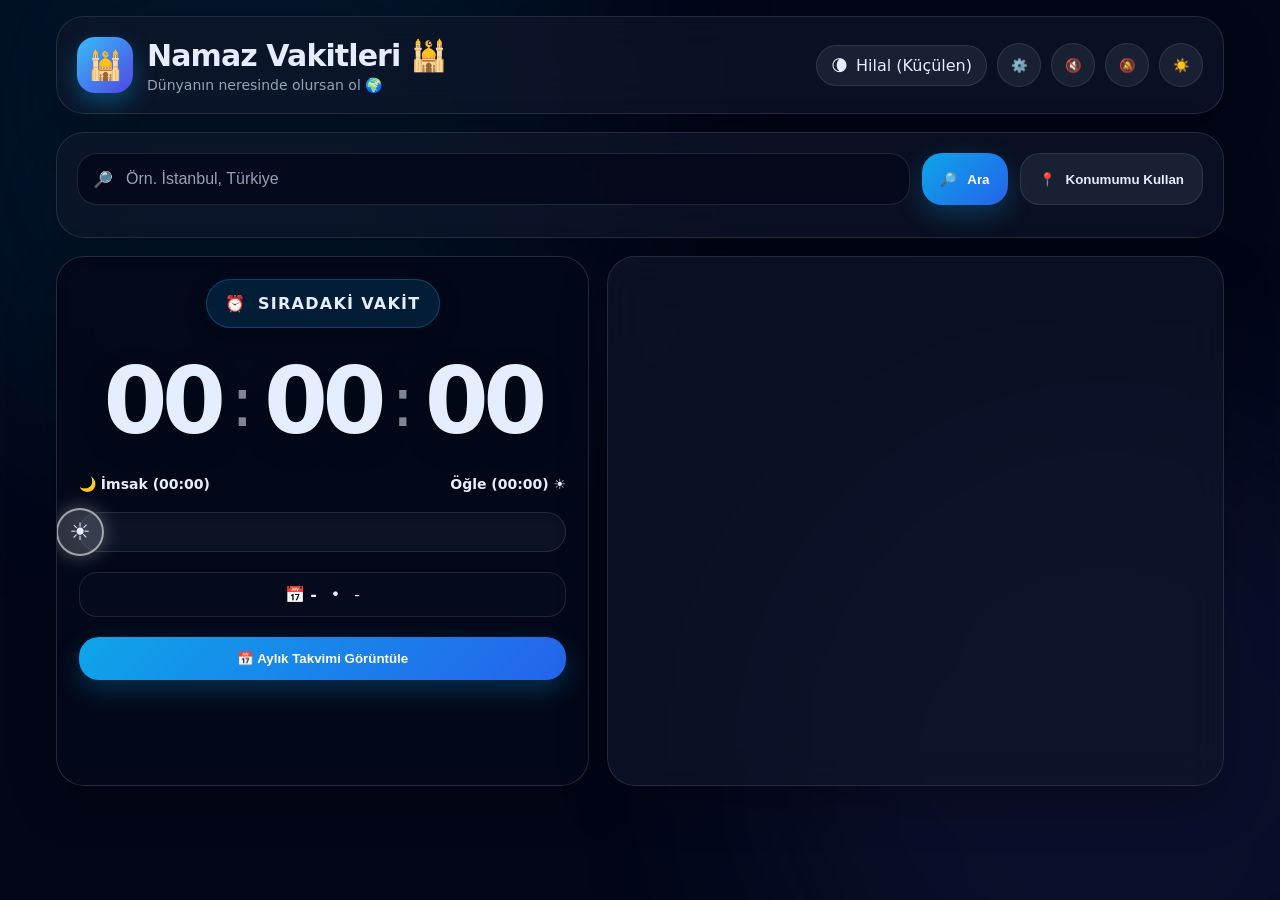
<file: index_final_reviewed.html>
<!doctype html>
<html lang="tr">
<head>
  <meta charset="UTF-8" />
  <meta name="viewport" content="width=device-width, initial-scale=1.0" />
  <title>Namaz Vakitleri</title>
  <style>
    :root {
      --bg: #020617;
      --panel: rgba(15, 23, 42, 0.68);
      --panel-2: rgba(15, 23, 42, 0.82);
      --text: #e5eefc;
      --muted: #94a3b8;
      --border: rgba(148, 163, 184, 0.18);
      --accent: #0ea5e9;
      --accent-2: #4f46e5;
      --good: #10b981;
      --warn: #f59e0b;
      --danger: #ef4444;
      --shadow: 0 18px 48px rgba(0,0,0,.28);
      --soft-shadow: 0 8px 24px rgba(0,0,0,.2);
      --input: rgba(2, 6, 23, .7);
      --card: rgba(2, 6, 23, 0.5);
      --chip: rgba(30,41,59,.7);
      --overlay: rgba(2,6,23,.78);
      --body-grad-1: rgba(14, 165, 233, 0.14);
      --body-grad-2: rgba(99, 102, 241, 0.14);
      --progress-track: rgba(15, 23, 42, 0.75);
      --table-stripe: rgba(51,65,85,.16);
    }
    body.light {
      --bg: #eef4fb;
      --panel: rgba(255, 255, 255, 0.72);
      --panel-2: rgba(255, 255, 255, 0.88);
      --text: #0f172a;
      --muted: #475569;
      --border: rgba(148, 163, 184, 0.28);
      --accent: #0284c7;
      --accent-2: #4f46e5;
      --input: rgba(248, 250, 252, .95);
      --card: rgba(255,255,255,0.92);
      --chip: rgba(241,245,249,.95);
      --overlay: rgba(255,255,255,.72);
      --body-grad-1: rgba(14, 165, 233, 0.18);
      --body-grad-2: rgba(99, 102, 241, 0.18);
      --progress-track: rgba(226, 232, 240, 0.95);
      --table-stripe: rgba(226,232,240,.72);
    }
    * { box-sizing: border-box; }
    html, body { margin: 0; padding: 0; font-family: Inter, system-ui, -apple-system, BlinkMacSystemFont, "Segoe UI", sans-serif; background: var(--bg); color: var(--text); min-height: 100%; }
    body { position: relative; overflow-x: hidden; }
    body::before, body::after {
      content: ""; position: fixed; width: 55vw; height: 55vw; border-radius: 999px; filter: blur(120px); z-index: 0; pointer-events: none; opacity: .7;
      animation: blob 13s ease-in-out infinite;
    }
    body::before { top: -18vw; left: -8vw; background: var(--body-grad-1); }
    body::after { right: -14vw; bottom: -16vw; background: var(--body-grad-2); animation-delay: 1.7s; }
    @keyframes blob { 0%,100%{ transform: scale(1) translateY(0); } 50% { transform: scale(1.15) translateY(10px); } }
    .app { position: relative; z-index: 1; max-width: 1200px; margin: 0 auto; padding: 16px; }
    .panel { background: var(--panel); backdrop-filter: blur(18px); border: 1px solid var(--border); box-shadow: var(--shadow); border-radius: 28px; }
    .header { display: flex; align-items: center; justify-content: space-between; gap: 16px; padding: 20px; margin-bottom: 18px; }
    .brand { display: flex; align-items: center; gap: 14px; }
    .logo { width: 56px; height: 56px; border-radius: 18px; background: linear-gradient(135deg, #38bdf8, #4f46e5); display: grid; place-items: center; box-shadow: 0 10px 22px rgba(14,165,233,.35); font-size: 28px; }
    h1, h2, h3, p { margin: 0; }
    .title { font-size: 30px; font-weight: 800; letter-spacing: -.03em; }
    .subtitle { margin-top: 4px; color: var(--muted); font-size: 14px; }
    .header-tools { display: flex; align-items: center; gap: 10px; flex-wrap: wrap; justify-content: flex-end; }
    .chip { display: inline-flex; align-items: center; gap: 8px; border-radius: 999px; background: var(--chip); border: 1px solid var(--border); padding: 10px 14px; color: var(--text); }
    .icon-btn, .btn, .pill-btn { border: 0; cursor: pointer; }
    .icon-btn { width: 44px; height: 44px; border-radius: 999px; display: grid; place-items: center; background: var(--chip); color: var(--text); border: 1px solid var(--border); transition: .2s transform, .2s background; }
    .icon-btn:hover, .btn:hover, .pill-btn:hover { transform: translateY(-1px); }
    .toolbar-active { color: #10b981; }
    .search-panel { padding: 20px; margin-bottom: 18px; }
    .search-row { display: flex; gap: 12px; flex-wrap: wrap; }
    .input-wrap { flex: 1 1 420px; position: relative; }
    .search-input { width: 100%; background: var(--input); border: 1px solid var(--border); border-radius: 20px; color: var(--text); padding: 16px 16px 16px 48px; font-size: 16px; outline: none; }
    .search-input::placeholder { color: var(--muted); }
    .search-icon { position: absolute; left: 16px; top: 50%; transform: translateY(-50%); color: var(--muted); }
    .btn { border-radius: 20px; padding: 14px 18px; font-weight: 700; display: inline-flex; align-items: center; justify-content: center; gap: 10px; transition: .2s transform, .2s opacity, .2s background; }
    .btn.primary { background: linear-gradient(135deg, #0ea5e9, #2563eb); color: white; box-shadow: 0 10px 24px rgba(14,165,233,.25); }
    .btn.secondary { background: var(--chip); color: var(--text); border: 1px solid var(--border); }
    .status-row { display: flex; align-items: center; gap: 10px; flex-wrap: wrap; margin-top: 12px; }
    .status-chip { display: inline-flex; align-items: center; gap: 8px; padding: 10px 14px; border-radius: 14px; background: rgba(16,185,129,.1); border: 1px solid rgba(16,185,129,.2); }
    .error { color: #fecaca; background: rgba(239,68,68,.13); border: 1px solid rgba(239,68,68,.25); padding: 12px 14px; border-radius: 14px; }
    .grid { display: grid; grid-template-columns: 1fr; gap: 18px; }
    @media (min-width: 1024px) { .grid { grid-template-columns: 1.02fr 1.18fr; } }
    .countdown-card, .times-card, .playlist-card { padding: 22px; }
    .countdown-card { position: relative; overflow: hidden; min-height: 530px; }
    .bg-image { position: absolute; inset: 0; background-size: cover; background-position: center; opacity: .45; transition: background-image 1s ease, opacity .6s ease; }
    body.light .bg-image { opacity: .55; }
    .glass { position: absolute; inset: 0; background: var(--overlay); backdrop-filter: blur(10px); }
    .countdown-content { position: relative; z-index: 1; display: flex; flex-direction: column; align-items: center; gap: 20px; text-align: center; }
    .big-chip { display: inline-flex; align-items: center; gap: 12px; border-radius: 999px; padding: 14px 18px; font-weight: 800; letter-spacing: .08em; text-transform: uppercase; border: 1px solid rgba(14,165,233,.3); background: rgba(14,165,233,.14); box-shadow: var(--soft-shadow); }
    .big-chip.ramadan { border-color: rgba(16,185,129,.36); background: rgba(16,185,129,.14); }
    .flip-clock { display: flex; align-items: center; gap: 10px; margin: 8px 0; flex-wrap: wrap; justify-content: center; }
    .flip-unit { font-size: clamp(46px, 9vw, 92px); font-weight: 900; line-height: 1; min-width: 1.7ch; letter-spacing: -.06em; text-shadow: 0 10px 30px rgba(0,0,0,.22); }
    .colon { font-size: clamp(38px, 6vw, 70px); opacity: .55; }
    .progress-meta { width: 100%; display: flex; justify-content: space-between; gap: 12px; font-size: 14px; font-weight: 700; flex-wrap: wrap; }
    .progress-track { width: 100%; height: 40px; position: relative; border-radius: 999px; background: var(--progress-track); border: 1px solid var(--border); overflow: visible; box-shadow: inset 0 2px 10px rgba(0,0,0,.18); }
    .progress-fill { position: absolute; left: 0; top: 0; bottom: 0; width: 0%; border-radius: 999px; overflow: hidden; transition: width 1s linear; }
    .progress-image { position: absolute; inset: 0; background-size: cover; background-position: center; opacity: .95; }
    .progress-gradient { position: absolute; inset: 0; mix-blend-mode: overlay; opacity: .72; }
    .sun-indicator { position: absolute; top: 50%; transform: translate(-24px, -50%); width: 48px; height: 48px; border-radius: 999px; display: grid; place-items: center; background: rgba(255,255,255,.18); border: 2px solid rgba(255,255,255,.55); backdrop-filter: blur(12px); box-shadow: 0 0 20px rgba(255,255,255,.3); font-size: 24px; transition: left 1s linear; z-index: 2; }
    .date-strip { width: 100%; display: flex; gap: 14px; flex-wrap: wrap; justify-content: center; align-items: center; background: rgba(15,23,42,.2); border: 1px solid var(--border); padding: 12px 14px; border-radius: 18px; }
    body.light .date-strip { background: rgba(255,255,255,.44); }
    .wide-btn { width: 100%; }
    .times-card { display: flex; flex-direction: column; gap: 12px; }
    .prayer-item { position: relative; overflow: hidden; display: flex; align-items: center; justify-content: space-between; gap: 14px; padding: 18px; border-radius: 22px; border: 1px solid var(--border); background: var(--card); cursor: pointer; transition: .24s transform, .24s border-color, .24s background; }
    .prayer-item:hover { transform: translateY(-1px); }
    .prayer-item.next { border-color: rgba(56,189,248,.55); transform: scale(1.012); box-shadow: 0 0 26px rgba(56,189,248,.18); }
    .prayer-item-bg { position: absolute; inset: 0; background-size: cover; background-position: center; opacity: .45; }
    .prayer-item-overlay { position: absolute; inset: 0; background: rgba(2, 132, 199, .48); }
    .prayer-left { position: relative; z-index: 1; display: flex; align-items: center; gap: 14px; min-width: 0; }
    .emoji-box { width: 56px; height: 56px; border-radius: 16px; display: grid; place-items: center; font-size: 26px; background: rgba(255,255,255,.12); border: 1px solid rgba(255,255,255,.16); box-shadow: inset 0 0 18px rgba(255,255,255,.08); }
    body.light .prayer-item:not(.next) .emoji-box { background: rgba(15,23,42,.05); border-color: rgba(15,23,42,.08); }
    .prayer-name { font-size: 20px; font-weight: 700; }
    .prayer-time { position: relative; z-index: 1; font-size: 32px; font-weight: 800; letter-spacing: -.04em; font-variant-numeric: tabular-nums; white-space: nowrap; }
    .playlist-card { margin-top: 18px; }
    .playlist-grid { display: grid; grid-template-columns: 1fr; gap: 14px; }
    .player { width: 100%; aspect-ratio: 16/9; border-radius: 16px; overflow: hidden; border: 1px solid var(--border); background: #000; }
    .player iframe { width: 100%; height: 100%; border: 0; }
    .playlist-list { display: flex; flex-direction: column; gap: 10px; max-height: 260px; overflow: auto; padding-right: 4px; }
    .playlist-btn { display: flex; align-items: center; gap: 12px; text-align: left; padding: 10px; border-radius: 16px; background: var(--card); color: var(--text); border: 1px solid var(--border); cursor: pointer; }
    .playlist-btn.active { border-color: rgba(56,189,248,.4); background: rgba(14,165,233,.12); }
    .thumb { width: 96px; aspect-ratio: 16/9; border-radius: 12px; object-fit: cover; background: #111827; }
    .footer { display: flex; justify-content: center; align-items: center; flex-wrap: wrap; gap: 10px; color: var(--muted); font-size: 14px; padding: 18px 0 10px; text-align: center; }
    .modal-backdrop { position: fixed; inset: 0; background: rgba(2,6,23,.72); display: none; align-items: center; justify-content: center; padding: 20px; z-index: 50; backdrop-filter: blur(8px); }
    .modal-backdrop.show { display: flex; }
    .modal { width: min(1020px, 100%); max-height: 90vh; background: var(--panel-2); border: 1px solid var(--border); border-radius: 28px; overflow: hidden; box-shadow: var(--shadow); }
    .modal-header { display: flex; align-items: center; justify-content: space-between; gap: 12px; padding: 18px 20px; border-bottom: 1px solid var(--border); }
    .modal-title { font-size: 24px; font-weight: 800; }
    .close-btn { width: 40px; height: 40px; border-radius: 999px; border: 1px solid var(--border); background: var(--chip); color: var(--text); cursor: pointer; }
    .prayer-detail-body { position: relative; min-height: min(68vh, 580px); display: flex; align-items: flex-end; }
    .prayer-video { position: absolute; inset: 0; width: 100%; height: 100%; object-fit: cover; }
    .prayer-gradient { position: absolute; inset: 0; background: linear-gradient(180deg, rgba(0,0,0,.18) 0%, rgba(0,0,0,.54) 52%, rgba(0,0,0,.9) 100%); }
    .prayer-text { position: relative; z-index: 1; padding: 28px; color: white; width: 100%; }
    .prayer-headline { display: flex; align-items: center; gap: 12px; margin-bottom: 16px; font-size: 38px; font-weight: 800; }
    .blockquote { border-left: 4px solid #38bdf8; padding-left: 18px; display: grid; gap: 14px; }
    .verse { font-size: 24px; line-height: 1.45; }
    .hadith { font-size: 20px; color: #bae6fd; font-style: italic; }
    .modal-scroll { overflow: auto; max-height: calc(90vh - 78px); }
    .table-wrap { overflow: auto; }
    table { width: 100%; min-width: 820px; border-collapse: collapse; }
    th, td { padding: 14px 16px; text-align: left; border-bottom: 1px solid var(--border); }
    thead th { position: sticky; top: 0; background: var(--panel-2); z-index: 1; }
    tbody tr:nth-child(even) { background: var(--table-stripe); }
    tbody tr.today { background: rgba(14,165,233,.12) !important; }
    .settings-grid { padding: 20px; display: grid; gap: 12px; }
    .setting-row { display: flex; justify-content: space-between; align-items: center; gap: 14px; padding: 14px 16px; border: 1px solid var(--border); border-radius: 18px; background: var(--card); }
    .number-input { width: 88px; text-align: center; padding: 10px 12px; border-radius: 12px; border: 1px solid var(--border); background: var(--input); color: var(--text); }
    .hint { font-size: 13px; color: var(--muted); background: rgba(14,165,233,.1); border: 1px solid rgba(14,165,233,.18); padding: 12px 14px; border-radius: 16px; }
    .save-row { display: flex; justify-content: flex-end; padding: 18px 20px; border-top: 1px solid var(--border); }
    .loader { width: 18px; height: 18px; border-radius: 50%; border: 2px solid rgba(255,255,255,.4); border-top-color: white; animation: spin 1s linear infinite; }
    @keyframes spin { to { transform: rotate(360deg); } }
    .hidden { display: none !important; }
    #adhanContainer { position: fixed; right: 18px; bottom: 18px; z-index: 70; max-width: min(420px, calc(100vw - 36px)); }
    .adhan-toast { display: flex; gap: 12px; align-items: center; padding: 14px 16px; border-radius: 18px; background: rgba(2,6,23,.92); color: #fff; border: 1px solid rgba(148,163,184,.22); box-shadow: 0 18px 40px rgba(2,6,23,.35); backdrop-filter: blur(14px); }
    body.light .adhan-toast { background: rgba(255,255,255,.96); color: #0f172a; border-color: rgba(148,163,184,.28); }
    .adhan-toast-text { flex: 1; min-width: 0; }
    .adhan-toast-title { font-weight: 800; margin-bottom: 4px; }
    .adhan-toast-sub { font-size: 13px; color: var(--muted); }
    .adhan-toast-actions { display: flex; gap: 8px; flex-wrap: wrap; }
    .mini-btn { border: 1px solid var(--border); background: transparent; color: inherit; border-radius: 999px; padding: 9px 12px; cursor: pointer; font: inherit; }
    .mini-btn.primary { background: linear-gradient(135deg, #0ea5e9, #38bdf8); color: #fff; border-color: transparent; }
    .playlist-headline { display:flex; align-items:center; justify-content:space-between; gap:12px; margin-bottom: 10px; flex-wrap: wrap; }
    .playlist-note { font-size: 13px; color: var(--muted); }
    @media (max-width: 860px) {
      .header { flex-direction: column; align-items: stretch; }
      .header-tools { justify-content: flex-start; }
      .prayer-item { padding: 16px; }
      .prayer-time { font-size: 26px; }
      .verse { font-size: 20px; }
      .hadith { font-size: 17px; }
      .prayer-headline { font-size: 28px; }
    }
    @media (max-width: 640px) {
      .app { padding: 12px; }
      .title { font-size: 24px; }
      .header, .search-panel, .countdown-card, .times-card, .playlist-card { padding: 16px; }
      .prayer-item { flex-direction: column; align-items: stretch; }
      .prayer-time { font-size: 28px; padding-left: 70px; }
      .progress-meta { font-size: 13px; }
      .date-strip { font-size: 14px; }
    }
  </style>
</head>
<body>
  <div class="app">
    <header class="panel header">
      <div class="brand">
        <div class="logo">🕌</div>
        <div>
          <h1 class="title" id="title">Namaz Vakitleri 🕌</h1>
          <p class="subtitle" id="subtitle">Dünyanın neresinde olursan ol 🌍</p>
        </div>
      </div>
      <div class="header-tools">
        <div class="chip" id="moonChip">🌕 <span id="moonText">Ay Evresi</span></div>
        <button class="icon-btn" id="temkinBtn" title="Temkin Ayarları">⚙️</button>
        <button class="icon-btn" id="adhanBtn" title="Otomatik Ezan Sesi">🔇</button>
        <button class="icon-btn" id="notifBtn" title="Bildirim İzni">🔕</button>
        <button class="icon-btn" id="themeBtn" title="Tema">🌙</button>
      </div>
    </header>

    <section class="panel search-panel">
      <div class="search-row">
        <div class="input-wrap">
          <span class="search-icon">🔎</span>
          <input class="search-input" id="searchInput" type="text" placeholder="Örn. İstanbul, Türkiye" />
        </div>
        <button class="btn primary" id="searchBtn">🔎 <span>Ara</span></button>
        <button class="btn secondary" id="locationBtn">📍 <span>Konumumu Kullan</span></button>
      </div>
      <div class="status-row">
        <div id="errorBox" class="error hidden"></div>
        <div id="locationChip" class="status-chip hidden">📍 <span id="locationText"></span></div>
      </div>
    </section>

    <div class="grid" id="mainGrid">
      <div>
        <section class="panel countdown-card" id="countdownCard">
          <div class="bg-image" id="countdownBg"></div>
          <div class="glass"></div>
          <div class="countdown-content">
            <div class="big-chip" id="countdownHeader">⏰ <span id="countdownHeaderText">Sıradaki Vakit</span></div>
            <div class="flip-clock" id="flipClock">
              <span class="flip-unit" id="hours">00</span>
              <span class="colon">:</span>
              <span class="flip-unit" id="minutes">00</span>
              <span class="colon">:</span>
              <span class="flip-unit" id="seconds">00</span>
            </div>
            <div class="progress-meta">
              <span id="currentPrayerMeta">🌙 İmsak (00:00)</span>
              <span id="nextPrayerMeta">Öğle (00:00) ☀️</span>
            </div>
            <div class="progress-track">
              <div class="progress-fill" id="progressFill">
                <div class="progress-image" id="progressImage"></div>
                <div class="progress-gradient" id="progressGradient"></div>
              </div>
              <div class="sun-indicator" id="sunIndicator">☀️</div>
            </div>
            <div class="date-strip">
              <span>📅 <strong id="gregorianDate">-</strong></span>
              <span>•</span>
              <span id="hijriDate">-</span>
            </div>
            <button class="btn primary wide-btn" id="calendarBtn">📅 Aylık Takvimi Görüntüle</button>
          </div>
        </section>

        <section class="panel playlist-card hidden" id="playlistCard">
          <h3 style="display:flex;align-items:center;gap:8px;margin-bottom:14px;">▶️ <span>Ramazan İlahileri &amp; Müzikleri 🎶</span></h3>
          <div class="playlist-grid">
            <div class="player"><iframe id="playlistFrame" title="Ramazan ilahi oynatıcı" loading="lazy" referrerpolicy="strict-origin-when-cross-origin" allow="accelerometer; autoplay; clipboard-write; encrypted-media; gyroscope; picture-in-picture; web-share" allowfullscreen></iframe></div>
            <div class="playlist-list" id="playlistList"></div>
          </div>
        </section>
      </div>

      <section class="panel times-card" id="timesCard"></section>
    </div>

    <footer class="footer" id="footer"></footer>
  </div>

  <div class="modal-backdrop" id="prayerModalBackdrop">
    <div class="modal">
      <div class="modal-header">
        <div>
          <div class="modal-title" id="prayerModalTitle">Namaz</div>
        </div>
        <button class="close-btn" data-close="prayerModalBackdrop">✕</button>
      </div>
      <div class="prayer-detail-body">
        <video class="prayer-video" id="prayerVideo" autoplay loop muted playsinline></video>
        <div class="prayer-gradient"></div>
        <div class="prayer-text">
          <div class="prayer-headline"><span id="prayerModalEmoji">🌙</span><span id="prayerModalName">İmsak</span></div>
          <div class="blockquote">
            <div class="verse" id="prayerModalVerse"></div>
            <div class="hadith" id="prayerModalHadith"></div>
          </div>
        </div>
      </div>
    </div>
  </div>

  <div class="modal-backdrop" id="calendarModalBackdrop">
    <div class="modal">
      <div class="modal-header">
        <div>
          <div class="modal-title">Aylık Takvim</div>
          <div style="margin-top:4px;color:var(--muted);" id="calendarLocation"></div>
        </div>
        <button class="close-btn" data-close="calendarModalBackdrop">✕</button>
      </div>
      <div class="modal-scroll">
        <div class="table-wrap" style="padding: 0 18px 18px;">
          <div id="calendarLoader" style="padding:26px;color:var(--muted);">Takvim yükleniyor...</div>
          <table id="calendarTable" class="hidden">
            <thead>
              <tr>
                <th>Tarih</th>
                <th>İmsak</th>
                <th>Güneş</th>
                <th>Öğle</th>
                <th>İkindi</th>
                <th>Akşam</th>
                <th>Yatsı</th>
              </tr>
            </thead>
            <tbody id="calendarBody"></tbody>
          </table>
        </div>
      </div>
    </div>
  </div>

  <div class="modal-backdrop" id="temkinModalBackdrop">
    <div class="modal" style="max-width:620px;">
      <div class="modal-header">
        <div>
          <div class="modal-title">Temkin Ayarları</div>
          <div style="margin-top:4px;color:var(--muted);">Dakika olarak farkları ayarlayın (+/-)</div>
        </div>
        <button class="close-btn" data-close="temkinModalBackdrop">✕</button>
      </div>
      <div class="settings-grid" id="temkinGrid"></div>
      <div style="padding: 0 20px 20px;">
        <div class="hint"><strong>Bilgi:</strong> Diyanet'in bölgesel temkin süreleri şehirden şehire değişebilir. Buradaki değerleri ayarlayarak vakitleri kendi kaynağınızla eşitleyebilirsiniz.</div>
      </div>
      <div class="save-row">
        <button class="btn primary" id="saveTemkinBtn">💾 Kaydet ve Yenile</button>
      </div>
    </div>
  </div>

  <div id="adhanContainer" class="hidden"></div>

  <script>
    const translations = {
      tr: {
        title: "Namaz Vakitleri 🕌",
        subtitle: "Dünyanın neresinde olursan ol 🌍",
        searchPlaceholder: "Örn. İstanbul, Türkiye",
        searchBtn: "Ara",
        useLocation: "Konumumu Kullan",
        nextPrayer: "Sıradaki Vakit ✨",
        timeLeft: "kaldı",
        prayers: { Imsak: "İmsak", Fajr: "Sabah", Sunrise: "Güneş", Dhuhr: "Öğle", Asr: "İkindi", Maghrib: "Akşam", Isha: "Yatsı" },
        loading: "Yükleniyor... ⏳",
        error: "Bir hata oluştu ❌",
        locationError: "Konum bulunamadı veya izin verilmedi 📍",
        source: "Kaynak: Diyanet API varsa öncelikli, yoksa AlAdhan API",
        moonPhases: { new: "Yeni Ay", waxingCrescent: "Hilal (Büyüyen)", firstQuarter: "İlk Dördün", waxingGibbous: "Şişkin Ay (Büyüyen)", full: "Dolunay", waningGibbous: "Şişkin Ay (Küçülen)", lastQuarter: "Son Dördün", waningCrescent: "Hilal (Küçülen)" },
        ramadan: { title: "Ramazan Özel 🌙", iftar: "İftara Kalan Süre", sahur: "Sahura Kalan Süre", music: "Ramazan İlahileri & Müzikleri 🎶" },
        prayerDetails: {
          Imsak: { verse: "Fecr vakti beyaz iplik siyah iplikten ayırt edilinceye kadar yiyin için. (Bakara, 187)", hadith: "Sahur yapınız, zira sahurda bereket vardır. (Buhârî, Savm 20)", emoji: "🌙✨", video: "https://cdn.pixabay.com/video/2021/08/04/83864-584752661_large.mp4", images: ["https://images.unsplash.com/photo-1534447677768-be436bb09401?auto=format&fit=crop&q=80&w=1200", "https://images.unsplash.com/photo-1505322022379-7c3353ee6291?auto=format&fit=crop&q=80&w=1200"] },
          Fajr: { verse: "Sabah namazını kılın, çünkü sabah namazında melekler şahitlik eder. (İsrâ, 78)", hadith: "Kim sabah namazını kılarsa, o Allah'ın güvencesi altındadır. (Müslim, Mesâcid 261)", emoji: "🌅🕊️", video: "https://cdn.pixabay.com/video/2020/05/25/40134-424855590_large.mp4", images: ["https://images.unsplash.com/photo-1470252649378-9c29740c9fa8?auto=format&fit=crop&q=80&w=1200", "https://images.unsplash.com/photo-1500382017468-9049fed747ef?auto=format&fit=crop&q=80&w=1200"] },
          Sunrise: { verse: "Güneş doğarken ve batarken Rabbini hamd ile tespih et. (Tâhâ, 130)", hadith: "Kim sabah namazını cemaatle kılar, sonra güneş doğuncaya kadar oturup Allah'ı zikrederse... (Tirmizî, Cuma 59)", emoji: "☀️🌄", video: "https://cdn.pixabay.com/video/2019/11/14/29037-372957913_large.mp4", images: ["https://images.unsplash.com/photo-1464822759023-fed622ff2c3b?auto=format&fit=crop&q=80&w=1200", "https://images.unsplash.com/photo-1507525428034-b723cf961d3e?auto=format&fit=crop&q=80&w=1200"] },
          Dhuhr: { verse: "Gündüzün güneş dönüp gölgesi uzadığında namazı kıl. (İsrâ, 78)", hadith: "Öğle namazı, günün ortasında kılınan, gök kapılarının açıldığı bir namazdır. (Tirmizî, Vitir 15)", emoji: "☀️🕌", video: "https://cdn.pixabay.com/video/2020/04/18/36551-411475704_large.mp4", images: ["https://images.unsplash.com/photo-1585036156171-384164a8c675?auto=format&fit=crop&q=80&w=1200", "https://images.unsplash.com/photo-1564121211835-e88c852648ab?auto=format&fit=crop&q=80&w=1200"] },
          Asr: { verse: "Namazlara ve bilhassa orta namaza (ikindiye) dikkat edin. (Bakara, 238)", hadith: "İkindi namazını terk edenin ameli boşa gider. (Buhârî, Mevâkît 15)", emoji: "🌤️🕋", video: "https://cdn.pixabay.com/video/2021/04/20/71694-540344465_large.mp4", images: ["https://images.unsplash.com/photo-1519817650390-64a93db51149?auto=format&fit=crop&q=80&w=1200", "https://images.unsplash.com/photo-1542816417-0983c9c9ad53?auto=format&fit=crop&q=80&w=1200"] },
          Maghrib: { verse: "Akşam vaktinde Rabbini tespih et. (Rûm, 17)", hadith: "Akşam namazı acele kılınmalıdır. (Ebû Dâvûd, Salât 6)", emoji: "🌇🤲", video: "https://cdn.pixabay.com/video/2020/05/25/40135-424855601_large.mp4", images: ["https://images.unsplash.com/photo-1495616811223-4d98c6e9c869?auto=format&fit=crop&q=80&w=1200", "https://images.unsplash.com/photo-1472214103451-9374bd1c798e?auto=format&fit=crop&q=80&w=1200"] },
          Isha: { verse: "Gecenin bir kısmında O'na secde et ve geceleyin O'nu uzun uzun tespih et. (İnsan, 26)", hadith: "Yatsı namazını cemaatle kılan, gecenin yarısını ihya etmiş gibidir. (Müslim, Mesâcid 260)", emoji: "🌌📿", video: "https://cdn.pixabay.com/video/2021/08/04/83864-584752661_large.mp4", images: ["https://images.unsplash.com/photo-1513628253939-010e64ac66cd?auto=format&fit=crop&q=80&w=1200", "https://images.unsplash.com/photo-1419242902214-272b3f66ee7a?auto=format&fit=crop&q=80&w=1200"] }
        },
        notifTitle: "Namaz Vakti!",
        notifBody: "vakti girdi. Namazını kılmayı unutma."
      }
    };

    const ramadanVideos = [
      { id: '25cjM4047vc', list: 'RD25cjM4047vc', title: 'Ramazan İlahileri & Müzikleri 1' },
      { id: 'tBbdSzwxqyY', list: 'RDEMR8te1sAiXuQZdmoa4rThJw', title: 'Ramazan İlahileri & Müzikleri 2' },
      { id: 'iBd1r5VOK2c', list: 'RDEM6rJK4ToIcQ6dYHUerXhqZg', title: 'Ramazan İlahileri & Müzikleri 3' },
      { id: 'e2FKXPzsT7E', list: 'RDEM1Y7NQHpWWflJxGnhe4cAtQ', title: 'Ramazan İlahileri & Müzikleri 4' },
      { id: 'u_-McEvEGvI', list: 'RDEM6rybi08Zh-3tdKVotIDgdQ', title: 'Ramazan İlahileri & Müzikleri 5' },
      { id: '-7LUNVWVHeE', list: 'RD-7LUNVWVHeE', title: 'Ramazan İlahileri & Müzikleri 6' },
      { id: 'XFPeblMoqTw', list: 'RDXFPeblMoqTw', title: 'Ramazan İlahileri & Müzikleri 7' },
    ];

    const ADHAN_AUDIO_MAP = {
      Imsak: 'https://archive.org/download/adhan.recordings.from.doha.qatar/Fajr%20Adhan.mp3',
      Fajr: 'https://archive.org/download/adhan.recordings.from.doha.qatar/Fajr%20Adhan.mp3',
      Dhuhr: 'https://archive.org/download/adhan.recordings.from.doha.qatar/Dhuhr%20Adhan.mp3',
      Asr: 'https://archive.org/download/adhan.recordings.from.doha.qatar/Asr%20Adhan.mp3',
      Maghrib: 'https://archive.org/download/adhan.recordings.from.doha.qatar/Maghrib%20Adhan.mp3',
      Isha: 'https://archive.org/download/adhan.recordings.from.doha.qatar/Isha%20Adhan.mp3'
    };

    const prayerKeys = ["Imsak", "Fajr", "Sunrise", "Dhuhr", "Asr", "Maghrib", "Isha"];
    const periodIcons = { Imsak: "🌌", Fajr: "🌅", Sunrise: "☀️", Dhuhr: "☀️", Asr: "🌤️", Maghrib: "🌇", Isha: "🌙" };
    const periodGradients = {
      Imsak: "linear-gradient(90deg,#312e81,#1d4ed8,#0ea5e9)",
      Fajr: "linear-gradient(90deg,#0f172a,#38bdf8,#fde68a)",
      Sunrise: "linear-gradient(90deg,#fde68a,#fb923c,#38bdf8)",
      Dhuhr: "linear-gradient(90deg,#60a5fa,#38bdf8,#0ea5e9)",
      Asr: "linear-gradient(90deg,#38bdf8,#fb923c,#f43f5e)",
      Maghrib: "linear-gradient(90deg,#f43f5e,#7c3aed,#0f172a)",
      Isha: "linear-gradient(90deg,#312e81,#0f172a,#000000)"
    };

    function safeParseJSON(value, fallback) {
      try {
        return value ? JSON.parse(value) : fallback;
      } catch (err) {
        return fallback;
      }
    }

    const state = {
      lang: 'tr',
      theme: localStorage.getItem('theme') === 'light' ? 'light' : 'dark',
      location: null,
      prayerData: null,
      currentTime: new Date(),
      notifPerm: ('Notification' in window) ? Notification.permission : 'denied',
      notifiedPrayers: new Set(),
      imageIndex: 0,
      activeVideoIndex: 0,
      isAdhanEnabled: localStorage.getItem('adhanEnabled') === '1',
      playingAdhan: null,
      lastPlayedPrayer: null,
      temkin: safeParseJSON(localStorage.getItem('temkin'), { Imsak: 0, Sunrise: 0, Dhuhr: 0, Asr: 0, Maghrib: 0, Isha: 0 }),
      monthlyCalendarCache: null,
      adhanAudio: null,
      adhanHideTimer: null,
      audioUnlocked: false,
    };

    const t = translations[state.lang];

    const $ = (id) => document.getElementById(id);
    const searchInput = $('searchInput');
    const errorBox = $('errorBox');
    const locationChip = $('locationChip');
    const locationText = $('locationText');
    const moonText = $('moonText');
    const moonChip = $('moonChip');
    const countdownBg = $('countdownBg');
    const progressFill = $('progressFill');
    const progressImage = $('progressImage');
    const progressGradient = $('progressGradient');
    const sunIndicator = $('sunIndicator');
    const timesCard = $('timesCard');
    const playlistCard = $('playlistCard');
    const footer = $('footer');
    const adhanContainer = $('adhanContainer');

    function escapeHtml(str = '') {
      return String(str)
        .replaceAll('&', '&amp;')
        .replaceAll('<', '&lt;')
        .replaceAll('>', '&gt;')
        .replaceAll('"', '&quot;')
        .replaceAll("'", '&#39;');
    }

    function getMoonPhase(date) {
      let year = date.getFullYear();
      let month = date.getMonth() + 1;
      let day = date.getDate();
      if (month < 3) { year--; month += 12; }
      month++;
      let c = 365.25 * year;
      let e = 30.6 * month;
      let jd = (c + e + day - 694039.09) / 29.5305882;
      let b = Math.floor(jd);
      jd -= b;
      let b2 = Math.round(jd * 8);
      if (b2 >= 8) b2 = 0;
      const phases = ['new', 'waxingCrescent', 'firstQuarter', 'waxingGibbous', 'full', 'waningGibbous', 'lastQuarter', 'waningCrescent'];
      const emojis = ['🌑', '🌒', '🌓', '🌔', '🌕', '🌖', '🌗', '🌘'];
      return { key: phases[b2], emoji: emojis[b2] };
    }

    function pad(num) { return String(Math.max(0, num)).padStart(2, '0'); }

    function setTheme(theme) {
      state.theme = theme;
      document.body.classList.toggle('light', theme === 'light');
      localStorage.setItem('theme', theme);
      $('themeBtn').textContent = theme === 'dark' ? '☀️' : '🌙';
    }

    function addMinutesToTime(timeStr, minutes) {
      if (!minutes) return timeStr.split(' ')[0];
      const clean = timeStr.split(' ')[0];
      const [h, m] = clean.split(':').map(Number);
      const date = new Date();
      date.setHours(h, m + Number(minutes || 0), 0, 0);
      return `${pad(date.getHours())}:${pad(date.getMinutes())}`;
    }

    function buildYouTubeEmbedUrl(videoId, autoplay = false, listId = '') {
      const params = new URLSearchParams({
        autoplay: autoplay ? '1' : '0',
        rel: '0',
        modestbranding: '1',
        playsinline: '1',
        enablejsapi: '1'
      });
      if (listId) params.set('list', listId);
      if (location.origin && location.origin !== 'null') params.set('origin', location.origin);
      return `https://www.youtube.com/embed/${encodeURIComponent(videoId)}?${params.toString()}`;
    }

    function stopAdhanAudio() {
      if (state.adhanAudio) {
        try {
          state.adhanAudio.pause();
          state.adhanAudio.currentTime = 0;
        } catch (err) {}
      }
      state.adhanAudio = null;
    }

    function hideAdhanToast() {
      if (state.adhanHideTimer) clearTimeout(state.adhanHideTimer);
      state.adhanHideTimer = null;
      adhanContainer.innerHTML = '';
      adhanContainer.classList.add('hidden');
    }

    function showAdhanToast(prayerKey, audioUrl, blocked = false) {
      const prayerName = t.prayers[prayerKey] || prayerKey;
      adhanContainer.classList.remove('hidden');
      adhanContainer.innerHTML = `
        <div class="adhan-toast">
          <div style="font-size:26px;">🔊</div>
          <div class="adhan-toast-text">
            <div class="adhan-toast-title">${escapeHtml(prayerName)} vakti</div>
            <div class="adhan-toast-sub">${blocked ? 'Tarayıcı otomatik sesi engelledi. Başlat düğmesine dokunun.' : 'Ezan oynatılıyor.'}</div>
          </div>
          <div class="adhan-toast-actions">
            <button class="mini-btn primary" id="manualAdhanBtn">▶ Başlat</button>
            <button class="mini-btn" id="closeAdhanBtn">Kapat</button>
          </div>
        </div>
      `;
      $('manualAdhanBtn').onclick = async () => {
        stopAdhanAudio();
        const audio = new Audio(audioUrl);
        audio.preload = 'auto';
        state.adhanAudio = audio;
        try {
          await audio.play();
          showAdhanToast(prayerKey, audioUrl, false);
          state.adhanHideTimer = setTimeout(hideAdhanToast, 90000);
        } catch (err) {
          console.error(err);
        }
      };
      $('closeAdhanBtn').onclick = () => {
        stopAdhanAudio();
        hideAdhanToast();
      };
    }

    async function unlockAudioPlayback() {
      if (state.audioUnlocked) return true;
      try {
        const audio = new Audio('[data-uri]');
        audio.muted = true;
        await audio.play();
        audio.pause();
        state.audioUnlocked = true;
        return true;
      } catch (err) {
        return false;
      }
    }

    function inferCountryFromDisplayName(displayName) {
      const parts = String(displayName || '').split(',').map(s => s.trim()).filter(Boolean);
      if (parts.length < 2) return '';
      return parts[parts.length - 1];
    }

    async function fetchJSON(url, opts = {}) {
      const res = await fetch(url, opts);
      if (!res.ok) throw new Error(`HTTP ${res.status}`);
      return res.json();
    }

    async function findDiyanetDistrict(city, queryFallbacks = []) {
      const tried = new Set();
      for (const candidate of [city, ...queryFallbacks].filter(Boolean)) {
        const key = candidate.toLowerCase();
        if (tried.has(key)) continue;
        tried.add(key);
        try {
          const searchData = await fetchJSON(`https://ezanvakti.imsakiyem.com/api/locations/search/districts?q=${encodeURIComponent(candidate)}`);
          if (searchData.success && Array.isArray(searchData.data) && searchData.data.length > 0) {
            return searchData.data[0];
          }
        } catch (err) {}
      }
      return null;
    }

    async function fetchPrayerTimes(lat, lon, name, currentTemkin = state.temkin) {
      showError('');
      setLoading(true);
      try {
        const cityFromName = String(name || '').split(',')[0].trim() || 'Istanbul';
        const countryFromName = inferCountryFromDisplayName(name) || 'Turkey';
        const aladhanData = await fetchJSON(`https://api.aladhan.com/v1/timingsByCity?city=${encodeURIComponent(cityFromName)}&country=${encodeURIComponent(countryFromName)}&method=13`);
        if (aladhanData.code !== 200 || !aladhanData.data) throw new Error('AlAdhan error');
        let finalData = JSON.parse(JSON.stringify(aladhanData.data));

        const queryFallbacks = [];
        if (state.location && state.location.name) queryFallbacks.push(String(state.location.name).split(',')[0].trim());
        const district = await findDiyanetDistrict(cityFromName, queryFallbacks);
        if (district?._id) {
          try {
            const diyanetData = await fetchJSON(`https://ezanvakti.imsakiyem.com/api/prayer-times/${district._id}/daily`);
            if (diyanetData.success && diyanetData.data && diyanetData.data[0]?.times) {
              const dTimes = diyanetData.data[0].times;
              finalData.timings = {
                ...finalData.timings,
                Imsak: dTimes.imsak,
                Fajr: dTimes.imsak,
                Sunrise: dTimes.gunes,
                Dhuhr: dTimes.ogle,
                Asr: dTimes.ikindi,
                Maghrib: dTimes.aksam,
                Isha: dTimes.yatsi
              };
              finalData.meta.source = 'Diyanet İşleri Başkanlığı (Resmi)';
            }
          } catch (err) {}
        }

        for (const key of Object.keys(currentTemkin)) {
          if (key === 'Imsak') {
            finalData.timings.Imsak = addMinutesToTime(finalData.timings.Imsak, currentTemkin.Imsak);
            finalData.timings.Fajr = addMinutesToTime(finalData.timings.Fajr, currentTemkin.Imsak);
          } else {
            finalData.timings[key] = addMinutesToTime(finalData.timings[key], currentTemkin[key]);
          }
        }

        state.prayerData = finalData;
        state.location = { lat, lon, name };
        state.monthlyCalendarCache = null;
        localStorage.setItem('lastLocation', JSON.stringify({ lat, lon, name }));
        render();
      } catch (err) {
        console.error(err);
        showError(t.error);
      } finally {
        setLoading(false);
      }
    }

    async function handleSearch() {
      const query = searchInput.value.trim();
      if (!query) return;
      showError('');
      setLoading(true);
      try {
        const data = await fetchJSON(`https://nominatim.openstreetmap.org/search?q=${encodeURIComponent(query)}&format=json&limit=1&accept-language=tr`);
        if (Array.isArray(data) && data[0]) {
          const item = data[0];
          const lat = Number(item.lat);
          const lon = Number(item.lon);
          const parts = String(item.display_name).split(',').map(s => s.trim());
          const name = `${parts[0] || query}, ${parts[parts.length - 1] || ''}`.replace(/,\s*$/, '');
          await fetchPrayerTimes(lat, lon, name);
        } else {
          showError(t.locationError);
        }
      } catch (err) {
        console.error(err);
        showError(t.error);
      } finally {
        setLoading(false);
      }
    }

    function handleAutoLocation() {
      if (!navigator.geolocation) {
        showError(t.locationError);
        return;
      }
      showError('');
      setLoading(true);
      navigator.geolocation.getCurrentPosition(async pos => {
        const lat = pos.coords.latitude;
        const lon = pos.coords.longitude;
        try {
          const data = await fetchJSON(`https://nominatim.openstreetmap.org/reverse?lat=${lat}&lon=${lon}&format=json&accept-language=tr`);
          const city = data.address?.city || data.address?.town || data.address?.village || data.address?.county || data.display_name?.split(',')[0] || 'Konum';
          const country = data.address?.country || inferCountryFromDisplayName(data.display_name) || 'Turkey';
          await fetchPrayerTimes(lat, lon, `${city}, ${country}`);
        } catch (err) {
          await fetchPrayerTimes(lat, lon, `${lat.toFixed(4)}, ${lon.toFixed(4)}`);
        } finally {
          setLoading(false);
        }
      }, () => {
        showError(t.locationError);
        setLoading(false);
      }, { timeout: 10000, maximumAge: 60000, enableHighAccuracy: true });
    }

    async function requestNotification() {
      if (!('Notification' in window)) {
        alert('Tarayıcınız bildirimleri desteklemiyor.');
        return;
      }
      state.notifPerm = await Notification.requestPermission();
      renderToolbar();
    }

    function showError(msg) {
      errorBox.textContent = msg;
      errorBox.classList.toggle('hidden', !msg);
    }

    function setLoading(isLoading) {
      const btn = $('searchBtn');
      const locBtn = $('locationBtn');
      btn.disabled = isLoading;
      locBtn.disabled = isLoading;
      btn.innerHTML = isLoading ? '<span class="loader"></span><span>Yükleniyor</span>' : '🔎 <span>Ara</span>';
    }

    function getTzNow(timezone) {
      const dateStr = state.currentTime.toLocaleString('en-US', { timeZone: timezone });
      return new Date(dateStr);
    }

    function getPrayerTimeline() {
      if (!state.prayerData) return null;
      const timezone = state.prayerData.meta.timezone;
      const tzNow = getTzNow(timezone);
      const times = prayerKeys.map(key => {
        const [hours, minutes] = state.prayerData.timings[key].split(':').map(Number);
        const prayerDate = new Date(tzNow);
        prayerDate.setHours(hours, minutes, 0, 0);
        return { key, time: state.prayerData.timings[key], date: prayerDate };
      });

      let nextPrayer = null;
      let currentPrayer = null;
      for (let i = 0; i < times.length; i++) {
        if (times[i].date.getTime() > tzNow.getTime()) {
          nextPrayer = times[i];
          currentPrayer = i > 0 ? times[i - 1] : times[times.length - 1];
          break;
        }
      }
      if (!nextPrayer) {
        const tomorrowImsak = new Date(times[0].date);
        tomorrowImsak.setDate(tomorrowImsak.getDate() + 1);
        nextPrayer = { ...times[0], date: tomorrowImsak };
        currentPrayer = times[times.length - 1];
      }
      const diffMs = nextPrayer.date.getTime() - tzNow.getTime();
      const totalMs = nextPrayer.date.getTime() - currentPrayer.date.getTime();
      const elapsedMs = tzNow.getTime() - currentPrayer.date.getTime();
      const diffHrs = Math.floor(diffMs / 3600000);
      const diffMins = Math.floor((diffMs % 3600000) / 60000);
      const diffSecs = Math.floor((diffMs % 60000) / 1000);
      const progressPercent = Math.max(0, Math.min(100, (elapsedMs / totalMs) * 100));
      return { timezone, tzNow, times, nextPrayer, currentPrayer, diffHrs, diffMins, diffSecs, progressPercent };
    }

    function renderToolbar() {
      $('notifBtn').textContent = state.notifPerm === 'granted' ? '🔔' : '🔕';
      $('adhanBtn').textContent = state.isAdhanEnabled ? '🔊' : '🔇';
      $('adhanBtn').classList.toggle('toolbar-active', state.isAdhanEnabled);
      const moon = getMoonPhase(state.currentTime);
      moonText.textContent = `${state.location ? state.location.name.split(',')[0] + ' • ' : ''}${t.moonPhases[moon.key]}`;
      moonChip.firstChild.textContent = `${moon.emoji} `;
    }

    function renderPlaylist() {
      if (!state.prayerData) {
        playlistCard.classList.add('hidden');
        return;
      }
      const isRamadan = state.prayerData.date?.hijri?.month?.number === 9;
      playlistCard.classList.toggle('hidden', !isRamadan);
      if (!isRamadan) return;

      const active = ramadanVideos[state.activeVideoIndex] || ramadanVideos[0];
      $('playlistFrame').src = buildYouTubeEmbedUrl(active.id, false, active.list || '');
      $('playlistList').innerHTML = ramadanVideos.map((video, idx) => `
        <button class="playlist-btn ${idx === state.activeVideoIndex ? 'active' : ''}" data-playlist-index="${idx}">
          <img class="thumb" src="https://img.youtube.com/vi/${video.id}/mqdefault.jpg" alt="${escapeHtml(video.title)}" />
          <div>
            <div style="font-weight:700;">${escapeHtml(video.title)}</div>
            <div style="font-size:12px;color:var(--muted);margin-top:4px;">YouTube</div>
          </div>
        </button>
      `).join('');
      document.querySelectorAll('[data-playlist-index]').forEach(btn => {
        btn.onclick = () => {
          state.activeVideoIndex = Number(btn.getAttribute('data-playlist-index'));
          const selected = ramadanVideos[state.activeVideoIndex];
          $('playlistFrame').src = buildYouTubeEmbedUrl(selected.id, true, selected.list || '');
          renderPlaylist();
        };
      });
    }

    function renderFooter() {
      if (!state.prayerData) {
        footer.innerHTML = '';
        return;
      }
      footer.innerHTML = `
        <span>${escapeHtml(state.prayerData.meta.source || t.source)}</span>
        <span>•</span>
        <span>${escapeHtml(state.prayerData.meta.timezone || '')}</span>
        <span>•</span>
        <span>Yusuf TEKMIL tarafından yapılmıştır.</span>
      `;
    }

    function renderLocation() {
      if (state.location) {
        locationText.textContent = state.location.name;
        locationChip.classList.remove('hidden');
      } else {
        locationChip.classList.add('hidden');
      }
    }

    function render() {
      renderToolbar();
      renderLocation();
      const timeline = getPrayerTimeline();
      renderCountdown(timeline);
      renderTimesCard(timeline);
      renderPlaylist();
      renderFooter();
    }

    function openPrayerModal(prayerKey) {
      const details = t.prayerDetails[prayerKey];
      $('prayerModalTitle').textContent = t.prayers[prayerKey];
      $('prayerModalEmoji').textContent = details.emoji;
      $('prayerModalName').textContent = t.prayers[prayerKey];
      $('prayerModalVerse').textContent = `" ${details.verse} "`;
      $('prayerModalHadith').textContent = `✨ ${details.hadith}`;
      const video = $('prayerVideo');
      video.src = details.video;
      $('prayerModalBackdrop').classList.add('show');
    }

    function closeModal(id) {
      $(id).classList.remove('show');
      if (id === 'prayerModalBackdrop') {
        const video = $('prayerVideo');
        video.pause();
        video.removeAttribute('src');
        video.load();
      }
    }

    async function openCalendarModal() {
      if (!state.location || !state.prayerData) return;
      $('calendarLocation').textContent = state.location.name;
      $('calendarModalBackdrop').classList.add('show');
      $('calendarLoader').classList.remove('hidden');
      $('calendarTable').classList.add('hidden');
      try {
        if (!state.monthlyCalendarCache) {
          const now = new Date();
          const year = now.getFullYear();
          const month = now.getMonth() + 1;
          const city = state.location.name.split(',')[0].trim();
          const country = inferCountryFromDisplayName(state.location.name) || 'Turkey';
          const aladhan = await fetchJSON(`https://api.aladhan.com/v1/calendarByCity/${year}/${month}?city=${encodeURIComponent(city)}&country=${encodeURIComponent(country)}&method=13`);
          if (aladhan.code !== 200 || !Array.isArray(aladhan.data)) throw new Error('calendar error');
          let finalData = structuredClone(aladhan.data);
          const district = await findDiyanetDistrict(city, []);
          if (district?._id) {
            try {
              const diyanet = await fetchJSON(`https://ezanvakti.imsakiyem.com/api/prayer-times/${district._id}/monthly`);
              if (diyanet.success && Array.isArray(diyanet.data)) {
                finalData = finalData.map(day => {
                  const aDate = day.date.gregorian.date;
                  const match = diyanet.data.find(dDay => {
                    const d = new Date(dDay.date);
                    const ds = `${pad(d.getDate())}-${pad(d.getMonth() + 1)}-${d.getFullYear()}`;
                    return ds === aDate;
                  });
                  if (!match?.times) return day;
                  return {
                    ...day,
                    timings: {
                      ...day.timings,
                      Imsak: match.times.imsak,
                      Fajr: match.times.imsak,
                      Sunrise: match.times.gunes,
                      Dhuhr: match.times.ogle,
                      Asr: match.times.ikindi,
                      Maghrib: match.times.aksam,
                      Isha: match.times.yatsi,
                    }
                  };
                });
              }
            } catch (err) {}
          }
          finalData = finalData.map(day => ({
            ...day,
            timings: {
              ...day.timings,
              Imsak: addMinutesToTime(day.timings.Imsak, state.temkin.Imsak),
              Fajr: addMinutesToTime(day.timings.Fajr, state.temkin.Imsak),
              Sunrise: addMinutesToTime(day.timings.Sunrise, state.temkin.Sunrise),
              Dhuhr: addMinutesToTime(day.timings.Dhuhr, state.temkin.Dhuhr),
              Asr: addMinutesToTime(day.timings.Asr, state.temkin.Asr),
              Maghrib: addMinutesToTime(day.timings.Maghrib, state.temkin.Maghrib),
              Isha: addMinutesToTime(day.timings.Isha, state.temkin.Isha),
            }
          }));
          state.monthlyCalendarCache = finalData;
        }
        const today = new Date().toLocaleDateString('en-GB').replace(/\//g, '-');
        $('calendarBody').innerHTML = state.monthlyCalendarCache.map(day => `
          <tr class="${day.date.gregorian.date === today ? 'today' : ''}">
            <td>
              <div style="font-weight:700;">${escapeHtml(day.date.readable)}</div>
              <div style="font-size:12px;color:var(--muted);margin-top:4px;">${escapeHtml(day.date.hijri.day + ' ' + (day.date.hijri.month.tr || day.date.hijri.month.en) + ' ' + day.date.hijri.year)}</div>
            </td>
            <td>${escapeHtml(addMinutesToTime(day.timings.Imsak, 0))}</td>
            <td>${escapeHtml(addMinutesToTime(day.timings.Sunrise, 0))}</td>
            <td>${escapeHtml(addMinutesToTime(day.timings.Dhuhr, 0))}</td>
            <td>${escapeHtml(addMinutesToTime(day.timings.Asr, 0))}</td>
            <td>${escapeHtml(addMinutesToTime(day.timings.Maghrib, 0))}</td>
            <td>${escapeHtml(addMinutesToTime(day.timings.Isha, 0))}</td>
          </tr>
        `).join('');
        $('calendarLoader').classList.add('hidden');
        $('calendarTable').classList.remove('hidden');
      } catch (err) {
        console.error(err);
        $('calendarLoader').textContent = t.error;
      }
    }

    function openTemkinModal() {
      $('temkinModalBackdrop').classList.add('show');
      const labels = ['Imsak', 'Sunrise', 'Dhuhr', 'Asr', 'Maghrib', 'Isha'];
      $('temkinGrid').innerHTML = labels.map(key => `
        <div class="setting-row">
          <div>
            <div style="font-weight:700;">${t.prayers[key]}</div>
          </div>
          <div style="display:flex;align-items:center;gap:8px;">
            <input class="number-input" type="number" id="temkin-${key}" value="${state.temkin[key] ?? 0}" />
            <span style="color:var(--muted);">dk</span>
          </div>
        </div>
      `).join('');
    }

    async function saveTemkin() {
      for (const key of ['Imsak', 'Sunrise', 'Dhuhr', 'Asr', 'Maghrib', 'Isha']) {
        const value = parseInt($(`temkin-${key}`).value, 10);
        state.temkin[key] = Number.isNaN(value) ? 0 : value;
      }
      localStorage.setItem('temkin', JSON.stringify(state.temkin));
      state.monthlyCalendarCache = null;
      closeModal('temkinModalBackdrop');
      if (state.location) {
        await fetchPrayerTimes(state.location.lat, state.location.lon, state.location.name, state.temkin);
      } else {
        render();
      }
    }

    function playAdhan(prayerKey) {
      const audioUrl = ADHAN_AUDIO_MAP[prayerKey] || ADHAN_AUDIO_MAP.Fajr;
      if (!audioUrl) return;
      stopAdhanAudio();
      const audio = new Audio(audioUrl);
      audio.preload = 'auto';
      state.adhanAudio = audio;
      audio.onended = hideAdhanToast;
      audio.onerror = () => showAdhanToast(prayerKey, audioUrl, true);
      audio.play().then(() => {
        showAdhanToast(prayerKey, audioUrl, false);
        state.adhanHideTimer = setTimeout(hideAdhanToast, 90000);
      }).catch(err => {
        console.error(err);
        showAdhanToast(prayerKey, audioUrl, true);
      });
    }

    function tick() {
      state.currentTime = new Date();
      renderToolbar();
      const timeline = getPrayerTimeline();
      if (timeline && state.prayerData) {
        renderCountdown(timeline);
        const timezone = state.prayerData.meta.timezone;
        const tzNow = getTzNow(timezone);
        const currentHour = tzNow.getHours();
        const currentMinute = tzNow.getMinutes();
        if (state.notifPerm === 'granted') {
          for (const key of prayerKeys) {
            const [pHour, pMinute] = state.prayerData.timings[key].split(':').map(Number);
            const notifKey = `${state.prayerData.date.gregorian.date}-${key}`;
            if (currentHour === pHour && currentMinute === pMinute && !state.notifiedPrayers.has(notifKey)) {
              new Notification(t.notifTitle, { body: `${t.prayers[key]} ${t.notifBody}` });
              state.notifiedPrayers.add(notifKey);
            }
          }
        }

        if (state.isAdhanEnabled) {
          for (const key of ['Imsak', 'Fajr', 'Dhuhr', 'Asr', 'Maghrib', 'Isha']) {
            const [pHour, pMinute] = state.prayerData.timings[key].split(':').map(Number);
            if (pHour === currentHour && pMinute === currentMinute) {
              const prayerId = `${state.prayerData.date.gregorian.date}-${key}`;
              if (state.lastPlayedPrayer !== prayerId) {
                playAdhan(key);
                state.lastPlayedPrayer = prayerId;
              }
              break;
            }
          }
        }
      }
    }

    function initEvents() {
      $('searchBtn').onclick = handleSearch;
      $('locationBtn').onclick = handleAutoLocation;
      $('notifBtn').onclick = requestNotification;
      $('themeBtn').onclick = () => { setTheme(state.theme === 'dark' ? 'light' : 'dark'); render(); };
      $('adhanBtn').onclick = async () => {
        state.isAdhanEnabled = !state.isAdhanEnabled;
        localStorage.setItem('adhanEnabled', state.isAdhanEnabled ? '1' : '0');
        if (state.isAdhanEnabled) await unlockAudioPlayback();
        else {
          stopAdhanAudio();
          hideAdhanToast();
        }
        renderToolbar();
      };
      $('calendarBtn').onclick = openCalendarModal;
      $('temkinBtn').onclick = openTemkinModal;
      $('saveTemkinBtn').onclick = saveTemkin;
      searchInput.addEventListener('keydown', e => { if (e.key === 'Enter') handleSearch(); });
      document.querySelectorAll('[data-close]').forEach(btn => btn.addEventListener('click', () => closeModal(btn.getAttribute('data-close'))));
      document.querySelectorAll('.modal-backdrop').forEach(backdrop => backdrop.addEventListener('click', e => {
        if (e.target === backdrop) closeModal(backdrop.id);
      }));
    }

    async function init() {
      setTheme(state.theme);
      searchInput.placeholder = t.searchPlaceholder;
      $('title').textContent = t.title;
      $('subtitle').textContent = t.subtitle;
      $('locationBtn').querySelector('span').textContent = t.useLocation;
      const saved = localStorage.getItem('lastLocation');
      initEvents();
      render();
      if (saved) {
        try {
          const parsed = JSON.parse(saved);
          if (parsed?.lat && parsed?.lon && parsed?.name) {
            await fetchPrayerTimes(parsed.lat, parsed.lon, parsed.name, state.temkin);
          }
        } catch (err) {}
      }
      setInterval(() => {
        state.imageIndex = (state.imageIndex + 1) % 2;
        render();
      }, 10000);
      setInterval(tick, 1000);
      tick();
    }

    init();
  </script>
</body>
</html>
</file>
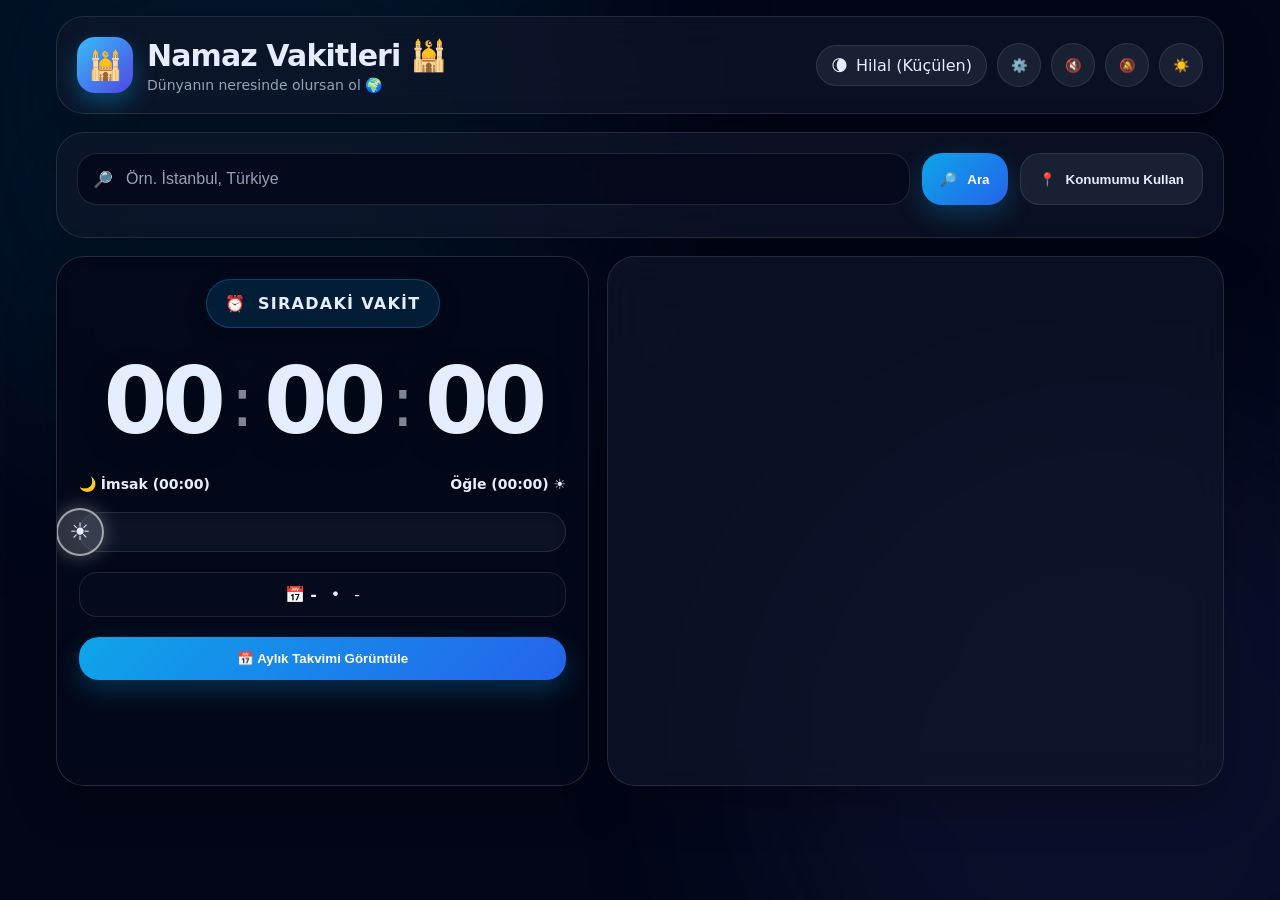
<file: index_location_fixed.html>
<!doctype html>
<html lang="tr">
<head>
  <meta charset="UTF-8" />
  <meta name="viewport" content="width=device-width, initial-scale=1.0" />
  <title>Namaz Vakitleri</title>
  <style>
    :root {
      --bg: #020617;
      --panel: rgba(15, 23, 42, 0.68);
      --panel-2: rgba(15, 23, 42, 0.82);
      --text: #e5eefc;
      --muted: #94a3b8;
      --border: rgba(148, 163, 184, 0.18);
      --accent: #0ea5e9;
      --accent-2: #4f46e5;
      --good: #10b981;
      --warn: #f59e0b;
      --danger: #ef4444;
      --shadow: 0 18px 48px rgba(0,0,0,.28);
      --soft-shadow: 0 8px 24px rgba(0,0,0,.2);
      --input: rgba(2, 6, 23, .7);
      --card: rgba(2, 6, 23, 0.5);
      --chip: rgba(30,41,59,.7);
      --overlay: rgba(2,6,23,.78);
      --body-grad-1: rgba(14, 165, 233, 0.14);
      --body-grad-2: rgba(99, 102, 241, 0.14);
      --progress-track: rgba(15, 23, 42, 0.75);
      --table-stripe: rgba(51,65,85,.16);
    }
    body.light {
      --bg: #eef4fb;
      --panel: rgba(255, 255, 255, 0.72);
      --panel-2: rgba(255, 255, 255, 0.88);
      --text: #0f172a;
      --muted: #475569;
      --border: rgba(148, 163, 184, 0.28);
      --accent: #0284c7;
      --accent-2: #4f46e5;
      --input: rgba(248, 250, 252, .95);
      --card: rgba(255,255,255,0.92);
      --chip: rgba(241,245,249,.95);
      --overlay: rgba(255,255,255,.72);
      --body-grad-1: rgba(14, 165, 233, 0.18);
      --body-grad-2: rgba(99, 102, 241, 0.18);
      --progress-track: rgba(226, 232, 240, 0.95);
      --table-stripe: rgba(226,232,240,.72);
    }
    * { box-sizing: border-box; }
    html, body { margin: 0; padding: 0; font-family: Inter, system-ui, -apple-system, BlinkMacSystemFont, "Segoe UI", sans-serif; background: var(--bg); color: var(--text); min-height: 100%; }
    body { position: relative; overflow-x: hidden; }
    body::before, body::after {
      content: ""; position: fixed; width: 55vw; height: 55vw; border-radius: 999px; filter: blur(120px); z-index: 0; pointer-events: none; opacity: .7;
      animation: blob 13s ease-in-out infinite;
    }
    body::before { top: -18vw; left: -8vw; background: var(--body-grad-1); }
    body::after { right: -14vw; bottom: -16vw; background: var(--body-grad-2); animation-delay: 1.7s; }
    @keyframes blob { 0%,100%{ transform: scale(1) translateY(0); } 50% { transform: scale(1.15) translateY(10px); } }
    .app { position: relative; z-index: 1; max-width: 1200px; margin: 0 auto; padding: 16px; }
    .panel { background: var(--panel); backdrop-filter: blur(18px); border: 1px solid var(--border); box-shadow: var(--shadow); border-radius: 28px; }
    .header { display: flex; align-items: center; justify-content: space-between; gap: 16px; padding: 20px; margin-bottom: 18px; }
    .brand { display: flex; align-items: center; gap: 14px; }
    .logo { width: 56px; height: 56px; border-radius: 18px; background: linear-gradient(135deg, #38bdf8, #4f46e5); display: grid; place-items: center; box-shadow: 0 10px 22px rgba(14,165,233,.35); font-size: 28px; }
    h1, h2, h3, p { margin: 0; }
    .title { font-size: 30px; font-weight: 800; letter-spacing: -.03em; }
    .subtitle { margin-top: 4px; color: var(--muted); font-size: 14px; }
    .header-tools { display: flex; align-items: center; gap: 10px; flex-wrap: wrap; justify-content: flex-end; }
    .chip { display: inline-flex; align-items: center; gap: 8px; border-radius: 999px; background: var(--chip); border: 1px solid var(--border); padding: 10px 14px; color: var(--text); }
    .icon-btn, .btn, .pill-btn { border: 0; cursor: pointer; }
    .icon-btn { width: 44px; height: 44px; border-radius: 999px; display: grid; place-items: center; background: var(--chip); color: var(--text); border: 1px solid var(--border); transition: .2s transform, .2s background; }
    .icon-btn:hover, .btn:hover, .pill-btn:hover { transform: translateY(-1px); }
    .toolbar-active { color: #10b981; }
    .search-panel { padding: 20px; margin-bottom: 18px; }
    .search-row { display: flex; gap: 12px; flex-wrap: wrap; }
    .input-wrap { flex: 1 1 420px; position: relative; }
    .search-input { width: 100%; background: var(--input); border: 1px solid var(--border); border-radius: 20px; color: var(--text); padding: 16px 16px 16px 48px; font-size: 16px; outline: none; }
    .search-input::placeholder { color: var(--muted); }
    .search-icon { position: absolute; left: 16px; top: 50%; transform: translateY(-50%); color: var(--muted); }
    .btn { border-radius: 20px; padding: 14px 18px; font-weight: 700; display: inline-flex; align-items: center; justify-content: center; gap: 10px; transition: .2s transform, .2s opacity, .2s background; }
    .btn.primary { background: linear-gradient(135deg, #0ea5e9, #2563eb); color: white; box-shadow: 0 10px 24px rgba(14,165,233,.25); }
    .btn.secondary { background: var(--chip); color: var(--text); border: 1px solid var(--border); }
    .status-row { display: flex; align-items: center; gap: 10px; flex-wrap: wrap; margin-top: 12px; }
    .status-chip { display: inline-flex; align-items: center; gap: 8px; padding: 10px 14px; border-radius: 14px; background: rgba(16,185,129,.1); border: 1px solid rgba(16,185,129,.2); }
    .error { color: #fecaca; background: rgba(239,68,68,.13); border: 1px solid rgba(239,68,68,.25); padding: 12px 14px; border-radius: 14px; }
    .grid { display: grid; grid-template-columns: 1fr; gap: 18px; }
    @media (min-width: 1024px) { .grid { grid-template-columns: 1.02fr 1.18fr; } }
    .countdown-card, .times-card, .playlist-card { padding: 22px; }
    .countdown-card { position: relative; overflow: hidden; min-height: 530px; }
    .bg-image { position: absolute; inset: 0; background-size: cover; background-position: center; opacity: .45; transition: background-image 1s ease, opacity .6s ease; }
    body.light .bg-image { opacity: .55; }
    .glass { position: absolute; inset: 0; background: var(--overlay); backdrop-filter: blur(10px); }
    .countdown-content { position: relative; z-index: 1; display: flex; flex-direction: column; align-items: center; gap: 20px; text-align: center; }
    .big-chip { display: inline-flex; align-items: center; gap: 12px; border-radius: 999px; padding: 14px 18px; font-weight: 800; letter-spacing: .08em; text-transform: uppercase; border: 1px solid rgba(14,165,233,.3); background: rgba(14,165,233,.14); box-shadow: var(--soft-shadow); }
    .big-chip.ramadan { border-color: rgba(16,185,129,.36); background: rgba(16,185,129,.14); }
    .flip-clock { display: flex; align-items: center; gap: 10px; margin: 8px 0; flex-wrap: wrap; justify-content: center; }
    .flip-unit { font-size: clamp(46px, 9vw, 92px); font-weight: 900; line-height: 1; min-width: 1.7ch; letter-spacing: -.06em; text-shadow: 0 10px 30px rgba(0,0,0,.22); }
    .colon { font-size: clamp(38px, 6vw, 70px); opacity: .55; }
    .progress-meta { width: 100%; display: flex; justify-content: space-between; gap: 12px; font-size: 14px; font-weight: 700; flex-wrap: wrap; }
    .progress-track { width: 100%; height: 40px; position: relative; border-radius: 999px; background: var(--progress-track); border: 1px solid var(--border); overflow: visible; box-shadow: inset 0 2px 10px rgba(0,0,0,.18); }
    .progress-fill { position: absolute; left: 0; top: 0; bottom: 0; width: 0%; border-radius: 999px; overflow: hidden; transition: width 1s linear; }
    .progress-image { position: absolute; inset: 0; background-size: cover; background-position: center; opacity: .95; }
    .progress-gradient { position: absolute; inset: 0; mix-blend-mode: overlay; opacity: .72; }
    .sun-indicator { position: absolute; top: 50%; transform: translate(-24px, -50%); width: 48px; height: 48px; border-radius: 999px; display: grid; place-items: center; background: rgba(255,255,255,.18); border: 2px solid rgba(255,255,255,.55); backdrop-filter: blur(12px); box-shadow: 0 0 20px rgba(255,255,255,.3); font-size: 24px; transition: left 1s linear; z-index: 2; }
    .date-strip { width: 100%; display: flex; gap: 14px; flex-wrap: wrap; justify-content: center; align-items: center; background: rgba(15,23,42,.2); border: 1px solid var(--border); padding: 12px 14px; border-radius: 18px; }
    body.light .date-strip { background: rgba(255,255,255,.44); }
    .wide-btn { width: 100%; }
    .times-card { display: flex; flex-direction: column; gap: 12px; }
    .prayer-item { position: relative; overflow: hidden; display: flex; align-items: center; justify-content: space-between; gap: 14px; padding: 18px; border-radius: 22px; border: 1px solid var(--border); background: var(--card); cursor: pointer; transition: .24s transform, .24s border-color, .24s background; }
    .prayer-item:hover { transform: translateY(-1px); }
    .prayer-item.next { border-color: rgba(56,189,248,.55); transform: scale(1.012); box-shadow: 0 0 26px rgba(56,189,248,.18); }
    .prayer-item-bg { position: absolute; inset: 0; background-size: cover; background-position: center; opacity: .45; }
    .prayer-item-overlay { position: absolute; inset: 0; background: rgba(2, 132, 199, .48); }
    .prayer-left { position: relative; z-index: 1; display: flex; align-items: center; gap: 14px; min-width: 0; }
    .emoji-box { width: 56px; height: 56px; border-radius: 16px; display: grid; place-items: center; font-size: 26px; background: rgba(255,255,255,.12); border: 1px solid rgba(255,255,255,.16); box-shadow: inset 0 0 18px rgba(255,255,255,.08); }
    body.light .prayer-item:not(.next) .emoji-box { background: rgba(15,23,42,.05); border-color: rgba(15,23,42,.08); }
    .prayer-name { font-size: 20px; font-weight: 700; }
    .prayer-time { position: relative; z-index: 1; font-size: 32px; font-weight: 800; letter-spacing: -.04em; font-variant-numeric: tabular-nums; white-space: nowrap; }
    .playlist-card { margin-top: 18px; }
    .playlist-grid { display: grid; grid-template-columns: 1fr; gap: 14px; }
    .player { width: 100%; aspect-ratio: 16/9; border-radius: 16px; overflow: hidden; border: 1px solid var(--border); background: #000; }
    .player iframe { width: 100%; height: 100%; border: 0; }
    .playlist-list { display: flex; flex-direction: column; gap: 10px; max-height: 260px; overflow: auto; padding-right: 4px; }
    .playlist-btn { display: flex; align-items: center; gap: 12px; text-align: left; padding: 10px; border-radius: 16px; background: var(--card); color: var(--text); border: 1px solid var(--border); cursor: pointer; }
    .playlist-btn.active { border-color: rgba(56,189,248,.4); background: rgba(14,165,233,.12); }
    .thumb { width: 96px; aspect-ratio: 16/9; border-radius: 12px; object-fit: cover; background: #111827; }
    .footer { display: flex; justify-content: center; align-items: center; flex-wrap: wrap; gap: 10px; color: var(--muted); font-size: 14px; padding: 18px 0 10px; text-align: center; }
    .modal-backdrop { position: fixed; inset: 0; background: rgba(2,6,23,.72); display: none; align-items: center; justify-content: center; padding: 20px; z-index: 50; backdrop-filter: blur(8px); }
    .modal-backdrop.show { display: flex; }
    .modal { width: min(1020px, 100%); max-height: 90vh; background: var(--panel-2); border: 1px solid var(--border); border-radius: 28px; overflow: hidden; box-shadow: var(--shadow); }
    .modal-header { display: flex; align-items: center; justify-content: space-between; gap: 12px; padding: 18px 20px; border-bottom: 1px solid var(--border); }
    .modal-title { font-size: 24px; font-weight: 800; }
    .close-btn { width: 40px; height: 40px; border-radius: 999px; border: 1px solid var(--border); background: var(--chip); color: var(--text); cursor: pointer; }
    .prayer-detail-body { position: relative; min-height: min(68vh, 580px); display: flex; align-items: flex-end; }
    .prayer-video { position: absolute; inset: 0; width: 100%; height: 100%; object-fit: cover; }
    .prayer-gradient { position: absolute; inset: 0; background: linear-gradient(180deg, rgba(0,0,0,.18) 0%, rgba(0,0,0,.54) 52%, rgba(0,0,0,.9) 100%); }
    .prayer-text { position: relative; z-index: 1; padding: 28px; color: white; width: 100%; }
    .prayer-headline { display: flex; align-items: center; gap: 12px; margin-bottom: 16px; font-size: 38px; font-weight: 800; }
    .blockquote { border-left: 4px solid #38bdf8; padding-left: 18px; display: grid; gap: 14px; }
    .verse { font-size: 24px; line-height: 1.45; }
    .hadith { font-size: 20px; color: #bae6fd; font-style: italic; }
    .modal-scroll { overflow: auto; max-height: calc(90vh - 78px); }
    .table-wrap { overflow: auto; }
    table { width: 100%; min-width: 820px; border-collapse: collapse; }
    th, td { padding: 14px 16px; text-align: left; border-bottom: 1px solid var(--border); }
    thead th { position: sticky; top: 0; background: var(--panel-2); z-index: 1; }
    tbody tr:nth-child(even) { background: var(--table-stripe); }
    tbody tr.today { background: rgba(14,165,233,.12) !important; }
    .settings-grid { padding: 20px; display: grid; gap: 12px; }
    .setting-row { display: flex; justify-content: space-between; align-items: center; gap: 14px; padding: 14px 16px; border: 1px solid var(--border); border-radius: 18px; background: var(--card); }
    .number-input { width: 88px; text-align: center; padding: 10px 12px; border-radius: 12px; border: 1px solid var(--border); background: var(--input); color: var(--text); }
    .hint { font-size: 13px; color: var(--muted); background: rgba(14,165,233,.1); border: 1px solid rgba(14,165,233,.18); padding: 12px 14px; border-radius: 16px; }
    .save-row { display: flex; justify-content: flex-end; padding: 18px 20px; border-top: 1px solid var(--border); }
    .loader { width: 18px; height: 18px; border-radius: 50%; border: 2px solid rgba(255,255,255,.4); border-top-color: white; animation: spin 1s linear infinite; }
    @keyframes spin { to { transform: rotate(360deg); } }
    .hidden { display: none !important; }
    #adhanContainer { position: fixed; right: 18px; bottom: 18px; z-index: 70; max-width: min(420px, calc(100vw - 36px)); }
    .adhan-toast { display: flex; gap: 12px; align-items: center; padding: 14px 16px; border-radius: 18px; background: rgba(2,6,23,.92); color: #fff; border: 1px solid rgba(148,163,184,.22); box-shadow: 0 18px 40px rgba(2,6,23,.35); backdrop-filter: blur(14px); }
    body.light .adhan-toast { background: rgba(255,255,255,.96); color: #0f172a; border-color: rgba(148,163,184,.28); }
    .adhan-toast-text { flex: 1; min-width: 0; }
    .adhan-toast-title { font-weight: 800; margin-bottom: 4px; }
    .adhan-toast-sub { font-size: 13px; color: var(--muted); }
    .adhan-toast-actions { display: flex; gap: 8px; flex-wrap: wrap; }
    .mini-btn { border: 1px solid var(--border); background: transparent; color: inherit; border-radius: 999px; padding: 9px 12px; cursor: pointer; font: inherit; }
    .mini-btn.primary { background: linear-gradient(135deg, #0ea5e9, #38bdf8); color: #fff; border-color: transparent; }
    .playlist-headline { display:flex; align-items:center; justify-content:space-between; gap:12px; margin-bottom: 10px; flex-wrap: wrap; }
    .playlist-note { font-size: 13px; color: var(--muted); }
    @media (max-width: 860px) {
      .header { flex-direction: column; align-items: stretch; }
      .header-tools { justify-content: flex-start; }
      .prayer-item { padding: 16px; }
      .prayer-time { font-size: 26px; }
      .verse { font-size: 20px; }
      .hadith { font-size: 17px; }
      .prayer-headline { font-size: 28px; }
    }
    @media (max-width: 640px) {
      .app { padding: 12px; }
      .title { font-size: 24px; }
      .header, .search-panel, .countdown-card, .times-card, .playlist-card { padding: 16px; }
      .prayer-item { flex-direction: column; align-items: stretch; }
      .prayer-time { font-size: 28px; padding-left: 70px; }
      .progress-meta { font-size: 13px; }
      .date-strip { font-size: 14px; }
    }
  </style>
</head>
<body>
  <div class="app">
    <header class="panel header">
      <div class="brand">
        <div class="logo">🕌</div>
        <div>
          <h1 class="title" id="title">Namaz Vakitleri 🕌</h1>
          <p class="subtitle" id="subtitle">Dünyanın neresinde olursan ol 🌍</p>
        </div>
      </div>
      <div class="header-tools">
        <div class="chip" id="moonChip">🌕 <span id="moonText">Ay Evresi</span></div>
        <button class="icon-btn" id="temkinBtn" title="Temkin Ayarları">⚙️</button>
        <button class="icon-btn" id="adhanBtn" title="Otomatik Ezan Sesi">🔇</button>
        <button class="icon-btn" id="notifBtn" title="Bildirim İzni">🔕</button>
        <button class="icon-btn" id="themeBtn" title="Tema">🌙</button>
      </div>
    </header>

    <section class="panel search-panel">
      <div class="search-row">
        <div class="input-wrap">
          <span class="search-icon">🔎</span>
          <input class="search-input" id="searchInput" type="text" placeholder="Örn. İstanbul, Türkiye" />
        </div>
        <button class="btn primary" id="searchBtn">🔎 <span>Ara</span></button>
        <button class="btn secondary" id="locationBtn">📍 <span>Konumumu Kullan</span></button>
      </div>
      <div class="status-row">
        <div id="errorBox" class="error hidden"></div>
        <div id="locationChip" class="status-chip hidden">📍 <span id="locationText"></span></div>
      </div>
    </section>

    <div class="grid" id="mainGrid">
      <div>
        <section class="panel countdown-card" id="countdownCard">
          <div class="bg-image" id="countdownBg"></div>
          <div class="glass"></div>
          <div class="countdown-content">
            <div class="big-chip" id="countdownHeader">⏰ <span id="countdownHeaderText">Sıradaki Vakit</span></div>
            <div class="flip-clock" id="flipClock">
              <span class="flip-unit" id="hours">00</span>
              <span class="colon">:</span>
              <span class="flip-unit" id="minutes">00</span>
              <span class="colon">:</span>
              <span class="flip-unit" id="seconds">00</span>
            </div>
            <div class="progress-meta">
              <span id="currentPrayerMeta">🌙 İmsak (00:00)</span>
              <span id="nextPrayerMeta">Öğle (00:00) ☀️</span>
            </div>
            <div class="progress-track">
              <div class="progress-fill" id="progressFill">
                <div class="progress-image" id="progressImage"></div>
                <div class="progress-gradient" id="progressGradient"></div>
              </div>
              <div class="sun-indicator" id="sunIndicator">☀️</div>
            </div>
            <div class="date-strip">
              <span>📅 <strong id="gregorianDate">-</strong></span>
              <span>•</span>
              <span id="hijriDate">-</span>
            </div>
            <button class="btn primary wide-btn" id="calendarBtn">📅 Aylık Takvimi Görüntüle</button>
          </div>
        </section>

        <section class="panel playlist-card hidden" id="playlistCard">
          <h3 style="display:flex;align-items:center;gap:8px;margin-bottom:14px;">▶️ <span>Ramazan İlahileri &amp; Müzikleri 🎶</span></h3>
          <div class="playlist-grid">
            <div class="player"><iframe id="playlistFrame" title="Ramazan ilahi oynatıcı" loading="lazy" referrerpolicy="strict-origin-when-cross-origin" allow="accelerometer; autoplay; clipboard-write; encrypted-media; gyroscope; picture-in-picture; web-share" allowfullscreen></iframe></div>
            <div class="playlist-list" id="playlistList"></div>
          </div>
        </section>
      </div>

      <section class="panel times-card" id="timesCard"></section>
    </div>

    <footer class="footer" id="footer"></footer>
  </div>

  <div class="modal-backdrop" id="prayerModalBackdrop">
    <div class="modal">
      <div class="modal-header">
        <div>
          <div class="modal-title" id="prayerModalTitle">Namaz</div>
        </div>
        <button class="close-btn" data-close="prayerModalBackdrop">✕</button>
      </div>
      <div class="prayer-detail-body">
        <video class="prayer-video" id="prayerVideo" autoplay loop muted playsinline></video>
        <div class="prayer-gradient"></div>
        <div class="prayer-text">
          <div class="prayer-headline"><span id="prayerModalEmoji">🌙</span><span id="prayerModalName">İmsak</span></div>
          <div class="blockquote">
            <div class="verse" id="prayerModalVerse"></div>
            <div class="hadith" id="prayerModalHadith"></div>
          </div>
        </div>
      </div>
    </div>
  </div>

  <div class="modal-backdrop" id="calendarModalBackdrop">
    <div class="modal">
      <div class="modal-header">
        <div>
          <div class="modal-title">Aylık Takvim</div>
          <div style="margin-top:4px;color:var(--muted);" id="calendarLocation"></div>
        </div>
        <button class="close-btn" data-close="calendarModalBackdrop">✕</button>
      </div>
      <div class="modal-scroll">
        <div class="table-wrap" style="padding: 0 18px 18px;">
          <div id="calendarLoader" style="padding:26px;color:var(--muted);">Takvim yükleniyor...</div>
          <table id="calendarTable" class="hidden">
            <thead>
              <tr>
                <th>Tarih</th>
                <th>İmsak</th>
                <th>Güneş</th>
                <th>Öğle</th>
                <th>İkindi</th>
                <th>Akşam</th>
                <th>Yatsı</th>
              </tr>
            </thead>
            <tbody id="calendarBody"></tbody>
          </table>
        </div>
      </div>
    </div>
  </div>

  <div class="modal-backdrop" id="temkinModalBackdrop">
    <div class="modal" style="max-width:620px;">
      <div class="modal-header">
        <div>
          <div class="modal-title">Temkin Ayarları</div>
          <div style="margin-top:4px;color:var(--muted);">Dakika olarak farkları ayarlayın (+/-)</div>
        </div>
        <button class="close-btn" data-close="temkinModalBackdrop">✕</button>
      </div>
      <div class="settings-grid" id="temkinGrid"></div>
      <div style="padding: 0 20px 20px;">
        <div class="hint"><strong>Bilgi:</strong> Diyanet'in bölgesel temkin süreleri şehirden şehire değişebilir. Buradaki değerleri ayarlayarak vakitleri kendi kaynağınızla eşitleyebilirsiniz.</div>
      </div>
      <div class="save-row">
        <button class="btn primary" id="saveTemkinBtn">💾 Kaydet ve Yenile</button>
      </div>
    </div>
  </div>

  <div id="adhanContainer" class="hidden"></div>

  <script>
    const translations = {
      tr: {
        title: "Namaz Vakitleri 🕌",
        subtitle: "Dünyanın neresinde olursan ol 🌍",
        searchPlaceholder: "Örn. İstanbul, Türkiye",
        searchBtn: "Ara",
        useLocation: "Konumumu Kullan",
        nextPrayer: "Sıradaki Vakit ✨",
        timeLeft: "kaldı",
        prayers: { Imsak: "İmsak", Fajr: "Sabah", Sunrise: "Güneş", Dhuhr: "Öğle", Asr: "İkindi", Maghrib: "Akşam", Isha: "Yatsı" },
        loading: "Yükleniyor... ⏳",
        error: "Bir hata oluştu ❌",
        locationError: "Konum bulunamadı veya izin verilmedi 📍",
        source: "Kaynak: Diyanet API varsa öncelikli, yoksa AlAdhan API",
        moonPhases: { new: "Yeni Ay", waxingCrescent: "Hilal (Büyüyen)", firstQuarter: "İlk Dördün", waxingGibbous: "Şişkin Ay (Büyüyen)", full: "Dolunay", waningGibbous: "Şişkin Ay (Küçülen)", lastQuarter: "Son Dördün", waningCrescent: "Hilal (Küçülen)" },
        ramadan: { title: "Ramazan Özel 🌙", iftar: "İftara Kalan Süre", sahur: "Sahura Kalan Süre", music: "Ramazan İlahileri & Müzikleri 🎶" },
        prayerDetails: {
          Imsak: { verse: "Fecr vakti beyaz iplik siyah iplikten ayırt edilinceye kadar yiyin için. (Bakara, 187)", hadith: "Sahur yapınız, zira sahurda bereket vardır. (Buhârî, Savm 20)", emoji: "🌙✨", video: "https://cdn.pixabay.com/video/2021/08/04/83864-584752661_large.mp4", images: ["https://images.unsplash.com/photo-1534447677768-be436bb09401?auto=format&fit=crop&q=80&w=1200", "https://images.unsplash.com/photo-1505322022379-7c3353ee6291?auto=format&fit=crop&q=80&w=1200"] },
          Fajr: { verse: "Sabah namazını kılın, çünkü sabah namazında melekler şahitlik eder. (İsrâ, 78)", hadith: "Kim sabah namazını kılarsa, o Allah'ın güvencesi altındadır. (Müslim, Mesâcid 261)", emoji: "🌅🕊️", video: "https://cdn.pixabay.com/video/2020/05/25/40134-424855590_large.mp4", images: ["https://images.unsplash.com/photo-1470252649378-9c29740c9fa8?auto=format&fit=crop&q=80&w=1200", "https://images.unsplash.com/photo-1500382017468-9049fed747ef?auto=format&fit=crop&q=80&w=1200"] },
          Sunrise: { verse: "Güneş doğarken ve batarken Rabbini hamd ile tespih et. (Tâhâ, 130)", hadith: "Kim sabah namazını cemaatle kılar, sonra güneş doğuncaya kadar oturup Allah'ı zikrederse... (Tirmizî, Cuma 59)", emoji: "☀️🌄", video: "https://cdn.pixabay.com/video/2019/11/14/29037-372957913_large.mp4", images: ["https://images.unsplash.com/photo-1464822759023-fed622ff2c3b?auto=format&fit=crop&q=80&w=1200", "https://images.unsplash.com/photo-1507525428034-b723cf961d3e?auto=format&fit=crop&q=80&w=1200"] },
          Dhuhr: { verse: "Gündüzün güneş dönüp gölgesi uzadığında namazı kıl. (İsrâ, 78)", hadith: "Öğle namazı, günün ortasında kılınan, gök kapılarının açıldığı bir namazdır. (Tirmizî, Vitir 15)", emoji: "☀️🕌", video: "https://cdn.pixabay.com/video/2020/04/18/36551-411475704_large.mp4", images: ["https://images.unsplash.com/photo-1585036156171-384164a8c675?auto=format&fit=crop&q=80&w=1200", "https://images.unsplash.com/photo-1564121211835-e88c852648ab?auto=format&fit=crop&q=80&w=1200"] },
          Asr: { verse: "Namazlara ve bilhassa orta namaza (ikindiye) dikkat edin. (Bakara, 238)", hadith: "İkindi namazını terk edenin ameli boşa gider. (Buhârî, Mevâkît 15)", emoji: "🌤️🕋", video: "https://cdn.pixabay.com/video/2021/04/20/71694-540344465_large.mp4", images: ["https://images.unsplash.com/photo-1519817650390-64a93db51149?auto=format&fit=crop&q=80&w=1200", "https://images.unsplash.com/photo-1542816417-0983c9c9ad53?auto=format&fit=crop&q=80&w=1200"] },
          Maghrib: { verse: "Akşam vaktinde Rabbini tespih et. (Rûm, 17)", hadith: "Akşam namazı acele kılınmalıdır. (Ebû Dâvûd, Salât 6)", emoji: "🌇🤲", video: "https://cdn.pixabay.com/video/2020/05/25/40135-424855601_large.mp4", images: ["https://images.unsplash.com/photo-1495616811223-4d98c6e9c869?auto=format&fit=crop&q=80&w=1200", "https://images.unsplash.com/photo-1472214103451-9374bd1c798e?auto=format&fit=crop&q=80&w=1200"] },
          Isha: { verse: "Gecenin bir kısmında O'na secde et ve geceleyin O'nu uzun uzun tespih et. (İnsan, 26)", hadith: "Yatsı namazını cemaatle kılan, gecenin yarısını ihya etmiş gibidir. (Müslim, Mesâcid 260)", emoji: "🌌📿", video: "https://cdn.pixabay.com/video/2021/08/04/83864-584752661_large.mp4", images: ["https://images.unsplash.com/photo-1513628253939-010e64ac66cd?auto=format&fit=crop&q=80&w=1200", "https://images.unsplash.com/photo-1419242902214-272b3f66ee7a?auto=format&fit=crop&q=80&w=1200"] }
        },
        notifTitle: "Namaz Vakti!",
        notifBody: "vakti girdi. Namazını kılmayı unutma."
      }
    };

    const ramadanVideos = [
      { id: '25cjM4047vc', list: 'RD25cjM4047vc', title: 'Ramazan İlahileri & Müzikleri 1' },
      { id: 'tBbdSzwxqyY', list: 'RDEMR8te1sAiXuQZdmoa4rThJw', title: 'Ramazan İlahileri & Müzikleri 2' },
      { id: 'iBd1r5VOK2c', list: 'RDEM6rJK4ToIcQ6dYHUerXhqZg', title: 'Ramazan İlahileri & Müzikleri 3' },
      { id: 'e2FKXPzsT7E', list: 'RDEM1Y7NQHpWWflJxGnhe4cAtQ', title: 'Ramazan İlahileri & Müzikleri 4' },
      { id: 'u_-McEvEGvI', list: 'RDEM6rybi08Zh-3tdKVotIDgdQ', title: 'Ramazan İlahileri & Müzikleri 5' },
      { id: '-7LUNVWVHeE', list: 'RD-7LUNVWVHeE', title: 'Ramazan İlahileri & Müzikleri 6' },
      { id: 'XFPeblMoqTw', list: 'RDXFPeblMoqTw', title: 'Ramazan İlahileri & Müzikleri 7' },
    ];

    const ADHAN_AUDIO_MAP = {
      Imsak: 'https://archive.org/download/adhan.recordings.from.doha.qatar/Fajr%20Adhan.mp3',
      Fajr: 'https://archive.org/download/adhan.recordings.from.doha.qatar/Fajr%20Adhan.mp3',
      Dhuhr: 'https://archive.org/download/adhan.recordings.from.doha.qatar/Dhuhr%20Adhan.mp3',
      Asr: 'https://archive.org/download/adhan.recordings.from.doha.qatar/Asr%20Adhan.mp3',
      Maghrib: 'https://archive.org/download/adhan.recordings.from.doha.qatar/Maghrib%20Adhan.mp3',
      Isha: 'https://archive.org/download/adhan.recordings.from.doha.qatar/Isha%20Adhan.mp3'
    };

    const prayerKeys = ["Imsak", "Fajr", "Sunrise", "Dhuhr", "Asr", "Maghrib", "Isha"];
    const periodIcons = { Imsak: "🌌", Fajr: "🌅", Sunrise: "☀️", Dhuhr: "☀️", Asr: "🌤️", Maghrib: "🌇", Isha: "🌙" };
    const periodGradients = {
      Imsak: "linear-gradient(90deg,#312e81,#1d4ed8,#0ea5e9)",
      Fajr: "linear-gradient(90deg,#0f172a,#38bdf8,#fde68a)",
      Sunrise: "linear-gradient(90deg,#fde68a,#fb923c,#38bdf8)",
      Dhuhr: "linear-gradient(90deg,#60a5fa,#38bdf8,#0ea5e9)",
      Asr: "linear-gradient(90deg,#38bdf8,#fb923c,#f43f5e)",
      Maghrib: "linear-gradient(90deg,#f43f5e,#7c3aed,#0f172a)",
      Isha: "linear-gradient(90deg,#312e81,#0f172a,#000000)"
    };

    function safeParseJSON(value, fallback) {
      try {
        return value ? JSON.parse(value) : fallback;
      } catch (err) {
        return fallback;
      }
    }

    const state = {
      lang: 'tr',
      theme: localStorage.getItem('theme') === 'light' ? 'light' : 'dark',
      location: null,
      prayerData: null,
      currentTime: new Date(),
      notifPerm: ('Notification' in window) ? Notification.permission : 'denied',
      notifiedPrayers: new Set(),
      imageIndex: 0,
      activeVideoIndex: 0,
      isAdhanEnabled: localStorage.getItem('adhanEnabled') === '1',
      playingAdhan: null,
      lastPlayedPrayer: null,
      temkin: safeParseJSON(localStorage.getItem('temkin'), { Imsak: 0, Sunrise: 0, Dhuhr: 0, Asr: 0, Maghrib: 0, Isha: 0 }),
      monthlyCalendarCache: null,
      adhanAudio: null,
      adhanHideTimer: null,
      audioUnlocked: false,
    };

    const t = translations[state.lang];

    const $ = (id) => document.getElementById(id);
    const searchInput = $('searchInput');
    const errorBox = $('errorBox');
    const locationChip = $('locationChip');
    const locationText = $('locationText');
    const moonText = $('moonText');
    const moonChip = $('moonChip');
    const countdownBg = $('countdownBg');
    const progressFill = $('progressFill');
    const progressImage = $('progressImage');
    const progressGradient = $('progressGradient');
    const sunIndicator = $('sunIndicator');
    const timesCard = $('timesCard');
    const playlistCard = $('playlistCard');
    const footer = $('footer');
    const adhanContainer = $('adhanContainer');

    function escapeHtml(str = '') {
      return String(str)
        .replaceAll('&', '&amp;')
        .replaceAll('<', '&lt;')
        .replaceAll('>', '&gt;')
        .replaceAll('"', '&quot;')
        .replaceAll("'", '&#39;');
    }

    function getMoonPhase(date) {
      let year = date.getFullYear();
      let month = date.getMonth() + 1;
      let day = date.getDate();
      if (month < 3) { year--; month += 12; }
      month++;
      let c = 365.25 * year;
      let e = 30.6 * month;
      let jd = (c + e + day - 694039.09) / 29.5305882;
      let b = Math.floor(jd);
      jd -= b;
      let b2 = Math.round(jd * 8);
      if (b2 >= 8) b2 = 0;
      const phases = ['new', 'waxingCrescent', 'firstQuarter', 'waxingGibbous', 'full', 'waningGibbous', 'lastQuarter', 'waningCrescent'];
      const emojis = ['🌑', '🌒', '🌓', '🌔', '🌕', '🌖', '🌗', '🌘'];
      return { key: phases[b2], emoji: emojis[b2] };
    }

    function pad(num) { return String(Math.max(0, num)).padStart(2, '0'); }

    function setTheme(theme) {
      state.theme = theme;
      document.body.classList.toggle('light', theme === 'light');
      localStorage.setItem('theme', theme);
      $('themeBtn').textContent = theme === 'dark' ? '☀️' : '🌙';
    }

    function addMinutesToTime(timeStr, minutes) {
      if (!minutes) return timeStr.split(' ')[0];
      const clean = timeStr.split(' ')[0];
      const [h, m] = clean.split(':').map(Number);
      const date = new Date();
      date.setHours(h, m + Number(minutes || 0), 0, 0);
      return `${pad(date.getHours())}:${pad(date.getMinutes())}`;
    }

    function buildYouTubeEmbedUrl(videoId, autoplay = false, listId = '') {
      const params = new URLSearchParams({
        autoplay: autoplay ? '1' : '0',
        rel: '0',
        modestbranding: '1',
        playsinline: '1',
        enablejsapi: '1'
      });
      if (listId) params.set('list', listId);
      if (location.origin && location.origin !== 'null') params.set('origin', location.origin);
      return `https://www.youtube.com/embed/${encodeURIComponent(videoId)}?${params.toString()}`;
    }

    function stopAdhanAudio() {
      if (state.adhanAudio) {
        try {
          state.adhanAudio.pause();
          state.adhanAudio.currentTime = 0;
        } catch (err) {}
      }
      state.adhanAudio = null;
    }

    function hideAdhanToast() {
      if (state.adhanHideTimer) clearTimeout(state.adhanHideTimer);
      state.adhanHideTimer = null;
      adhanContainer.innerHTML = '';
      adhanContainer.classList.add('hidden');
    }

    function showAdhanToast(prayerKey, audioUrl, blocked = false) {
      const prayerName = t.prayers[prayerKey] || prayerKey;
      adhanContainer.classList.remove('hidden');
      adhanContainer.innerHTML = `
        <div class="adhan-toast">
          <div style="font-size:26px;">🔊</div>
          <div class="adhan-toast-text">
            <div class="adhan-toast-title">${escapeHtml(prayerName)} vakti</div>
            <div class="adhan-toast-sub">${blocked ? 'Tarayıcı otomatik sesi engelledi. Başlat düğmesine dokunun.' : 'Ezan oynatılıyor.'}</div>
          </div>
          <div class="adhan-toast-actions">
            <button class="mini-btn primary" id="manualAdhanBtn">▶ Başlat</button>
            <button class="mini-btn" id="closeAdhanBtn">Kapat</button>
          </div>
        </div>
      `;
      $('manualAdhanBtn').onclick = async () => {
        stopAdhanAudio();
        const audio = new Audio(audioUrl);
        audio.preload = 'auto';
        state.adhanAudio = audio;
        try {
          await audio.play();
          showAdhanToast(prayerKey, audioUrl, false);
          state.adhanHideTimer = setTimeout(hideAdhanToast, 90000);
        } catch (err) {
          console.error(err);
        }
      };
      $('closeAdhanBtn').onclick = () => {
        stopAdhanAudio();
        hideAdhanToast();
      };
    }

    async function unlockAudioPlayback() {
      if (state.audioUnlocked) return true;
      try {
        const audio = new Audio('[data-uri]');
        audio.muted = true;
        await audio.play();
        audio.pause();
        state.audioUnlocked = true;
        return true;
      } catch (err) {
        return false;
      }
    }

    function inferCountryFromDisplayName(displayName) {
      const parts = String(displayName || '').split(',').map(s => s.trim()).filter(Boolean);
      if (parts.length < 2) return '';
      return parts[parts.length - 1];
    }

    async function fetchJSON(url, opts = {}) {
      const controller = new AbortController();
      const timeout = setTimeout(() => controller.abort(), opts.timeout || 15000);
      try {
        const fetchOpts = {
          ...opts,
          signal: controller.signal,
          headers: {
            'Accept': 'application/json',
            ...(opts.headers || {})
          }
        };
        const res = await fetch(url, fetchOpts);
        if (!res.ok) throw new Error(`HTTP ${res.status}`);
        return res.json();
      } finally {
        clearTimeout(timeout);
      }
    }

    function normalizePlaceName(name) {
      const raw = String(name || '').trim();
      if (!raw) return 'Konumunuz';
      const parts = raw.split(',').map(s => s.trim()).filter(Boolean);
      if (!parts.length) return 'Konumunuz';
      if (parts.length === 1) return parts[0];
      return `${parts[0]}, ${parts[parts.length - 1]}`;
    }

    async function reverseGeocode(lat, lon) {
      const attempts = [
        async () => {
          const data = await fetchJSON(`https://geocode.maps.co/reverse?lat=${encodeURIComponent(lat)}&lon=${encodeURIComponent(lon)}`);
          const city = data.address?.city || data.address?.town || data.address?.village || data.address?.county || data.display_name?.split(',')[0];
          const country = data.address?.country || inferCountryFromDisplayName(data.display_name);
          return normalizePlaceName([city, country].filter(Boolean).join(', '));
        },
        async () => {
          const data = await fetchJSON(`https://nominatim.openstreetmap.org/reverse?lat=${encodeURIComponent(lat)}&lon=${encodeURIComponent(lon)}&format=jsonv2&accept-language=tr`);
          const city = data.address?.city || data.address?.town || data.address?.village || data.address?.county || data.display_name?.split(',')[0];
          const country = data.address?.country || inferCountryFromDisplayName(data.display_name);
          return normalizePlaceName([city, country].filter(Boolean).join(', '));
        }
      ];
      for (const attempt of attempts) {
        try {
          const name = await attempt();
          if (name && name !== 'Konumunuz') return name;
        } catch (err) {}
      }
      return `Konumunuz (${Number(lat).toFixed(4)}, ${Number(lon).toFixed(4)})`;
    }

    async function searchLocation(query) {
      const q = String(query || '').trim();
      if (!q) return null;
      const attempts = [
        async () => {
          const data = await fetchJSON(`https://geocoding-api.open-meteo.com/v1/search?name=${encodeURIComponent(q)}&count=1&language=tr&format=json`);
          const item = data?.results?.[0];
          if (!item) return null;
          const city = item.name || q;
          const country = item.country || item.country_code || '';
          return {
            lat: Number(item.latitude),
            lon: Number(item.longitude),
            name: normalizePlaceName([city, country].filter(Boolean).join(', '))
          };
        },
        async () => {
          const data = await fetchJSON(`https://nominatim.openstreetmap.org/search?q=${encodeURIComponent(q)}&format=jsonv2&limit=1&accept-language=tr`);
          if (!Array.isArray(data) || !data[0]) return null;
          const item = data[0];
          return {
            lat: Number(item.lat),
            lon: Number(item.lon),
            name: normalizePlaceName(item.display_name || q)
          };
        }
      ];
      for (const attempt of attempts) {
        try {
          const result = await attempt();
          if (result && Number.isFinite(result.lat) && Number.isFinite(result.lon)) return result;
        } catch (err) {}
      }
      return null;
    }

    async function findDiyanetDistrict(city, queryFallbacks = []) {
      const tried = new Set();
      for (const candidate of [city, ...queryFallbacks].filter(Boolean)) {
        const key = candidate.toLowerCase();
        if (tried.has(key)) continue;
        tried.add(key);
        try {
          const searchData = await fetchJSON(`https://ezanvakti.imsakiyem.com/api/locations/search/districts?q=${encodeURIComponent(candidate)}`);
          if (searchData.success && Array.isArray(searchData.data) && searchData.data.length > 0) {
            return searchData.data[0];
          }
        } catch (err) {}
      }
      return null;
    }

    async function fetchPrayerTimes(lat, lon, name, currentTemkin = state.temkin) {
      showError('');
      setLoading(true);
      try {
        let finalData = null;
        const cleanName = normalizePlaceName(name);
        try {
          const coordData = await fetchJSON(`https://api.aladhan.com/v1/timings?latitude=${encodeURIComponent(lat)}&longitude=${encodeURIComponent(lon)}&method=13`);
          if (coordData.code === 200 && coordData.data) {
            finalData = JSON.parse(JSON.stringify(coordData.data));
          }
        } catch (err) {}

        if (!finalData) {
          const cityFromName = cleanName.split(',')[0].trim() || 'Istanbul';
          const countryFromName = inferCountryFromDisplayName(cleanName) || 'Turkey';
          const byCity = await fetchJSON(`https://api.aladhan.com/v1/timingsByCity?city=${encodeURIComponent(cityFromName)}&country=${encodeURIComponent(countryFromName)}&method=13`);
          if (byCity.code !== 200 || !byCity.data) throw new Error('AlAdhan error');
          finalData = JSON.parse(JSON.stringify(byCity.data));
        }

        const queryFallbacks = [];
        queryFallbacks.push(cleanName.split(',')[0].trim());
        if (state.location && state.location.name) queryFallbacks.push(String(state.location.name).split(',')[0].trim());
        const district = await findDiyanetDistrict(cleanName.split(',')[0].trim(), queryFallbacks);
        if (district?._id) {
          try {
            const diyanetData = await fetchJSON(`https://ezanvakti.imsakiyem.com/api/prayer-times/${district._id}/daily`);
            if (diyanetData.success && diyanetData.data && diyanetData.data[0]?.times) {
              const dTimes = diyanetData.data[0].times;
              finalData.timings = {
                ...finalData.timings,
                Imsak: dTimes.imsak,
                Fajr: dTimes.imsak,
                Sunrise: dTimes.gunes,
                Dhuhr: dTimes.ogle,
                Asr: dTimes.ikindi,
                Maghrib: dTimes.aksam,
                Isha: dTimes.yatsi
              };
              finalData.meta.source = 'Diyanet İşleri Başkanlığı (Resmi)';
            }
          } catch (err) {}
        }

        for (const key of Object.keys(currentTemkin)) {
          if (key === 'Imsak') {
            finalData.timings.Imsak = addMinutesToTime(finalData.timings.Imsak, currentTemkin.Imsak);
            finalData.timings.Fajr = addMinutesToTime(finalData.timings.Fajr, currentTemkin.Imsak);
          } else {
            finalData.timings[key] = addMinutesToTime(finalData.timings[key], currentTemkin[key]);
          }
        }

        state.prayerData = finalData;
        state.location = { lat, lon, name: cleanName };
        state.monthlyCalendarCache = null;
        localStorage.setItem('lastLocation', JSON.stringify({ lat, lon, name: cleanName }));
        render();
      } catch (err) {
        console.error(err);
        showError('Konum bulundu ama vakitler alınamadı. İnternet bağlantınızı veya API erişimini kontrol edin.');
      } finally {
        setLoading(false);
      }
    }

    async function handleSearch() {
      const query = searchInput.value.trim();
      if (!query) return;
      showError('');
      setLoading(true);
      try {
        const result = await searchLocation(query);
        if (result) {
          await fetchPrayerTimes(result.lat, result.lon, result.name);
        } else {
          showError(t.locationError);
        }
      } catch (err) {
        console.error(err);
        showError(t.error);
      } finally {
        setLoading(false);
      }
    }

    async function handleAutoLocation() {
      if (!navigator.geolocation) {
        showError(t.locationError);
        return;
      }
      showError('');
      setLoading(true);
      navigator.geolocation.getCurrentPosition(async pos => {
        const lat = pos.coords.latitude;
        const lon = pos.coords.longitude;
        try {
          const placeName = await reverseGeocode(lat, lon);
          await fetchPrayerTimes(lat, lon, placeName);
        } catch (err) {
          console.error(err);
          await fetchPrayerTimes(lat, lon, `Konumunuz (${lat.toFixed(4)}, ${lon.toFixed(4)})`);
        } finally {
          setLoading(false);
        }
      }, (geoErr) => {
        console.error(geoErr);
        let msg = t.locationError;
        if (geoErr && geoErr.code === 1) msg = 'Konum izni verilmedi. Tarayıcıdan konum iznini açın.';
        if (geoErr && geoErr.code === 2) msg = 'Konum bilgisi alınamadı. GPS veya ağ konumunu kontrol edin.';
        if (geoErr && geoErr.code === 3) msg = 'Konum alma işlemi zaman aşımına uğradı. Tekrar deneyin.';
        showError(msg);
        setLoading(false);
      }, { timeout: 15000, maximumAge: 300000, enableHighAccuracy: true });
    }

    async function requestNotification() {

      if (!('Notification' in window)) {
        alert('Tarayıcınız bildirimleri desteklemiyor.');
        return;
      }
      state.notifPerm = await Notification.requestPermission();
      renderToolbar();
    }

    function showError(msg) {
      errorBox.textContent = msg;
      errorBox.classList.toggle('hidden', !msg);
    }

    function setLoading(isLoading) {
      const btn = $('searchBtn');
      const locBtn = $('locationBtn');
      btn.disabled = isLoading;
      locBtn.disabled = isLoading;
      btn.innerHTML = isLoading ? '<span class="loader"></span><span>Yükleniyor</span>' : '🔎 <span>Ara</span>';
      locBtn.innerHTML = isLoading ? '<span class="loader"></span><span>Yükleniyor</span>' : '📍 <span>Konumumu Kullan</span>';
    }

    function getTzNow(timezone) {
      const dateStr = state.currentTime.toLocaleString('en-US', { timeZone: timezone });
      return new Date(dateStr);
    }

    function getPrayerTimeline() {
      if (!state.prayerData) return null;
      const timezone = state.prayerData.meta.timezone;
      const tzNow = getTzNow(timezone);
      const times = prayerKeys.map(key => {
        const [hours, minutes] = state.prayerData.timings[key].split(':').map(Number);
        const prayerDate = new Date(tzNow);
        prayerDate.setHours(hours, minutes, 0, 0);
        return { key, time: state.prayerData.timings[key], date: prayerDate };
      });

      let nextPrayer = null;
      let currentPrayer = null;
      for (let i = 0; i < times.length; i++) {
        if (times[i].date.getTime() > tzNow.getTime()) {
          nextPrayer = times[i];
          currentPrayer = i > 0 ? times[i - 1] : times[times.length - 1];
          break;
        }
      }
      if (!nextPrayer) {
        const tomorrowImsak = new Date(times[0].date);
        tomorrowImsak.setDate(tomorrowImsak.getDate() + 1);
        nextPrayer = { ...times[0], date: tomorrowImsak };
        currentPrayer = times[times.length - 1];
      }
      const diffMs = nextPrayer.date.getTime() - tzNow.getTime();
      const totalMs = nextPrayer.date.getTime() - currentPrayer.date.getTime();
      const elapsedMs = tzNow.getTime() - currentPrayer.date.getTime();
      const diffHrs = Math.floor(diffMs / 3600000);
      const diffMins = Math.floor((diffMs % 3600000) / 60000);
      const diffSecs = Math.floor((diffMs % 60000) / 1000);
      const progressPercent = Math.max(0, Math.min(100, (elapsedMs / totalMs) * 100));
      return { timezone, tzNow, times, nextPrayer, currentPrayer, diffHrs, diffMins, diffSecs, progressPercent };
    }

    function renderToolbar() {
      $('notifBtn').textContent = state.notifPerm === 'granted' ? '🔔' : '🔕';
      $('adhanBtn').textContent = state.isAdhanEnabled ? '🔊' : '🔇';
      $('adhanBtn').classList.toggle('toolbar-active', state.isAdhanEnabled);
      const moon = getMoonPhase(state.currentTime);
      moonText.textContent = `${state.location ? state.location.name.split(',')[0] + ' • ' : ''}${t.moonPhases[moon.key]}`;
      moonChip.firstChild.textContent = `${moon.emoji} `;
    }

    function renderPlaylist() {
      if (!state.prayerData) {
        playlistCard.classList.add('hidden');
        return;
      }
      const isRamadan = state.prayerData.date?.hijri?.month?.number === 9;
      playlistCard.classList.toggle('hidden', !isRamadan);
      if (!isRamadan) return;

      const active = ramadanVideos[state.activeVideoIndex] || ramadanVideos[0];
      $('playlistFrame').src = buildYouTubeEmbedUrl(active.id, false, active.list || '');
      $('playlistList').innerHTML = ramadanVideos.map((video, idx) => `
        <button class="playlist-btn ${idx === state.activeVideoIndex ? 'active' : ''}" data-playlist-index="${idx}">
          <img class="thumb" src="https://img.youtube.com/vi/${video.id}/mqdefault.jpg" alt="${escapeHtml(video.title)}" />
          <div>
            <div style="font-weight:700;">${escapeHtml(video.title)}</div>
            <div style="font-size:12px;color:var(--muted);margin-top:4px;">YouTube</div>
          </div>
        </button>
      `).join('');
      document.querySelectorAll('[data-playlist-index]').forEach(btn => {
        btn.onclick = () => {
          state.activeVideoIndex = Number(btn.getAttribute('data-playlist-index'));
          const selected = ramadanVideos[state.activeVideoIndex];
          $('playlistFrame').src = buildYouTubeEmbedUrl(selected.id, true, selected.list || '');
          renderPlaylist();
        };
      });
    }

    function renderFooter() {
      if (!state.prayerData) {
        footer.innerHTML = '';
        return;
      }
      footer.innerHTML = `
        <span>${escapeHtml(state.prayerData.meta.source || t.source)}</span>
        <span>•</span>
        <span>${escapeHtml(state.prayerData.meta.timezone || '')}</span>
        <span>•</span>
        <span>Yusuf TEKMIL tarafından yapılmıştır.</span>
      `;
    }

    function renderLocation() {
      if (state.location) {
        locationText.textContent = state.location.name;
        locationChip.classList.remove('hidden');
      } else {
        locationChip.classList.add('hidden');
      }
    }

    function render() {
      renderToolbar();
      renderLocation();
      const timeline = getPrayerTimeline();
      renderCountdown(timeline);
      renderTimesCard(timeline);
      renderPlaylist();
      renderFooter();
    }

    function openPrayerModal(prayerKey) {
      const details = t.prayerDetails[prayerKey];
      $('prayerModalTitle').textContent = t.prayers[prayerKey];
      $('prayerModalEmoji').textContent = details.emoji;
      $('prayerModalName').textContent = t.prayers[prayerKey];
      $('prayerModalVerse').textContent = `" ${details.verse} "`;
      $('prayerModalHadith').textContent = `✨ ${details.hadith}`;
      const video = $('prayerVideo');
      video.src = details.video;
      $('prayerModalBackdrop').classList.add('show');
    }

    function closeModal(id) {
      $(id).classList.remove('show');
      if (id === 'prayerModalBackdrop') {
        const video = $('prayerVideo');
        video.pause();
        video.removeAttribute('src');
        video.load();
      }
    }

    async function openCalendarModal() {
      if (!state.location || !state.prayerData) return;
      $('calendarLocation').textContent = state.location.name;
      $('calendarModalBackdrop').classList.add('show');
      $('calendarLoader').classList.remove('hidden');
      $('calendarTable').classList.add('hidden');
      try {
        if (!state.monthlyCalendarCache) {
          const now = new Date();
          const year = now.getFullYear();
          const month = now.getMonth() + 1;
          const city = state.location.name.split(',')[0].trim();
          const aladhan = await fetchJSON(`https://api.aladhan.com/v1/calendar/${year}/${month}?latitude=${encodeURIComponent(state.location.lat)}&longitude=${encodeURIComponent(state.location.lon)}&method=13`);
          if (aladhan.code !== 200 || !Array.isArray(aladhan.data)) throw new Error('calendar error');
          let finalData = JSON.parse(JSON.stringify(aladhan.data));
          const district = await findDiyanetDistrict(city, []);
          if (district?._id) {
            try {
              const diyanet = await fetchJSON(`https://ezanvakti.imsakiyem.com/api/prayer-times/${district._id}/monthly`);
              if (diyanet.success && Array.isArray(diyanet.data)) {
                finalData = finalData.map(day => {
                  const aDate = day.date.gregorian.date;
                  const match = diyanet.data.find(dDay => {
                    const d = new Date(dDay.date);
                    const ds = `${pad(d.getDate())}-${pad(d.getMonth() + 1)}-${d.getFullYear()}`;
                    return ds === aDate;
                  });
                  if (!match?.times) return day;
                  return {
                    ...day,
                    timings: {
                      ...day.timings,
                      Imsak: match.times.imsak,
                      Fajr: match.times.imsak,
                      Sunrise: match.times.gunes,
                      Dhuhr: match.times.ogle,
                      Asr: match.times.ikindi,
                      Maghrib: match.times.aksam,
                      Isha: match.times.yatsi,
                    }
                  };
                });
              }
            } catch (err) {}
          }
          finalData = finalData.map(day => ({
            ...day,
            timings: {
              ...day.timings,
              Imsak: addMinutesToTime(day.timings.Imsak, state.temkin.Imsak),
              Fajr: addMinutesToTime(day.timings.Fajr, state.temkin.Imsak),
              Sunrise: addMinutesToTime(day.timings.Sunrise, state.temkin.Sunrise),
              Dhuhr: addMinutesToTime(day.timings.Dhuhr, state.temkin.Dhuhr),
              Asr: addMinutesToTime(day.timings.Asr, state.temkin.Asr),
              Maghrib: addMinutesToTime(day.timings.Maghrib, state.temkin.Maghrib),
              Isha: addMinutesToTime(day.timings.Isha, state.temkin.Isha),
            }
          }));
          state.monthlyCalendarCache = finalData;
        }
        const today = new Date().toLocaleDateString('en-GB').replace(/\//g, '-');
        $('calendarBody').innerHTML = state.monthlyCalendarCache.map(day => `
          <tr class="${day.date.gregorian.date === today ? 'today' : ''}">
            <td>
              <div style="font-weight:700;">${escapeHtml(day.date.readable)}</div>
              <div style="font-size:12px;color:var(--muted);margin-top:4px;">${escapeHtml(day.date.hijri.day + ' ' + (day.date.hijri.month.tr || day.date.hijri.month.en) + ' ' + day.date.hijri.year)}</div>
            </td>
            <td>${escapeHtml(addMinutesToTime(day.timings.Imsak, 0))}</td>
            <td>${escapeHtml(addMinutesToTime(day.timings.Sunrise, 0))}</td>
            <td>${escapeHtml(addMinutesToTime(day.timings.Dhuhr, 0))}</td>
            <td>${escapeHtml(addMinutesToTime(day.timings.Asr, 0))}</td>
            <td>${escapeHtml(addMinutesToTime(day.timings.Maghrib, 0))}</td>
            <td>${escapeHtml(addMinutesToTime(day.timings.Isha, 0))}</td>
          </tr>
        `).join('');
        $('calendarLoader').classList.add('hidden');
        $('calendarTable').classList.remove('hidden');
      } catch (err) {
        console.error(err);
        $('calendarLoader').textContent = t.error;
      }
    }

    function openTemkinModal() {
      $('temkinModalBackdrop').classList.add('show');
      const labels = ['Imsak', 'Sunrise', 'Dhuhr', 'Asr', 'Maghrib', 'Isha'];
      $('temkinGrid').innerHTML = labels.map(key => `
        <div class="setting-row">
          <div>
            <div style="font-weight:700;">${t.prayers[key]}</div>
          </div>
          <div style="display:flex;align-items:center;gap:8px;">
            <input class="number-input" type="number" id="temkin-${key}" value="${state.temkin[key] ?? 0}" />
            <span style="color:var(--muted);">dk</span>
          </div>
        </div>
      `).join('');
    }

    async function saveTemkin() {
      for (const key of ['Imsak', 'Sunrise', 'Dhuhr', 'Asr', 'Maghrib', 'Isha']) {
        const value = parseInt($(`temkin-${key}`).value, 10);
        state.temkin[key] = Number.isNaN(value) ? 0 : value;
      }
      localStorage.setItem('temkin', JSON.stringify(state.temkin));
      state.monthlyCalendarCache = null;
      closeModal('temkinModalBackdrop');
      if (state.location) {
        await fetchPrayerTimes(state.location.lat, state.location.lon, state.location.name, state.temkin);
      } else {
        render();
      }
    }

    function playAdhan(prayerKey) {
      const audioUrl = ADHAN_AUDIO_MAP[prayerKey] || ADHAN_AUDIO_MAP.Fajr;
      if (!audioUrl) return;
      stopAdhanAudio();
      const audio = new Audio(audioUrl);
      audio.preload = 'auto';
      state.adhanAudio = audio;
      audio.onended = hideAdhanToast;
      audio.onerror = () => showAdhanToast(prayerKey, audioUrl, true);
      audio.play().then(() => {
        showAdhanToast(prayerKey, audioUrl, false);
        state.adhanHideTimer = setTimeout(hideAdhanToast, 90000);
      }).catch(err => {
        console.error(err);
        showAdhanToast(prayerKey, audioUrl, true);
      });
    }

    function tick() {
      state.currentTime = new Date();
      renderToolbar();
      const timeline = getPrayerTimeline();
      if (timeline && state.prayerData) {
        renderCountdown(timeline);
        const timezone = state.prayerData.meta.timezone;
        const tzNow = getTzNow(timezone);
        const currentHour = tzNow.getHours();
        const currentMinute = tzNow.getMinutes();
        if (state.notifPerm === 'granted') {
          for (const key of prayerKeys) {
            const [pHour, pMinute] = state.prayerData.timings[key].split(':').map(Number);
            const notifKey = `${state.prayerData.date.gregorian.date}-${key}`;
            if (currentHour === pHour && currentMinute === pMinute && !state.notifiedPrayers.has(notifKey)) {
              new Notification(t.notifTitle, { body: `${t.prayers[key]} ${t.notifBody}` });
              state.notifiedPrayers.add(notifKey);
            }
          }
        }

        if (state.isAdhanEnabled) {
          for (const key of ['Imsak', 'Fajr', 'Dhuhr', 'Asr', 'Maghrib', 'Isha']) {
            const [pHour, pMinute] = state.prayerData.timings[key].split(':').map(Number);
            if (pHour === currentHour && pMinute === currentMinute) {
              const prayerId = `${state.prayerData.date.gregorian.date}-${key}`;
              if (state.lastPlayedPrayer !== prayerId) {
                playAdhan(key);
                state.lastPlayedPrayer = prayerId;
              }
              break;
            }
          }
        }
      }
    }

    function initEvents() {
      $('searchBtn').onclick = handleSearch;
      $('locationBtn').onclick = handleAutoLocation;
      $('notifBtn').onclick = requestNotification;
      $('themeBtn').onclick = () => { setTheme(state.theme === 'dark' ? 'light' : 'dark'); render(); };
      $('adhanBtn').onclick = async () => {
        state.isAdhanEnabled = !state.isAdhanEnabled;
        localStorage.setItem('adhanEnabled', state.isAdhanEnabled ? '1' : '0');
        if (state.isAdhanEnabled) await unlockAudioPlayback();
        else {
          stopAdhanAudio();
          hideAdhanToast();
        }
        renderToolbar();
      };
      $('calendarBtn').onclick = openCalendarModal;
      $('temkinBtn').onclick = openTemkinModal;
      $('saveTemkinBtn').onclick = saveTemkin;
      searchInput.addEventListener('keydown', e => { if (e.key === 'Enter') handleSearch(); });
      document.querySelectorAll('[data-close]').forEach(btn => btn.addEventListener('click', () => closeModal(btn.getAttribute('data-close'))));
      document.querySelectorAll('.modal-backdrop').forEach(backdrop => backdrop.addEventListener('click', e => {
        if (e.target === backdrop) closeModal(backdrop.id);
      }));
    }

    async function init() {
      setTheme(state.theme);
      searchInput.placeholder = t.searchPlaceholder;
      $('title').textContent = t.title;
      $('subtitle').textContent = t.subtitle;
      $('locationBtn').querySelector('span').textContent = t.useLocation;
      const saved = localStorage.getItem('lastLocation');
      initEvents();
      render();
      if (saved) {
        try {
          const parsed = JSON.parse(saved);
          if (parsed?.lat && parsed?.lon && parsed?.name) {
            await fetchPrayerTimes(parsed.lat, parsed.lon, parsed.name, state.temkin);
          }
        } catch (err) {}
      }
      setInterval(() => {
        state.imageIndex = (state.imageIndex + 1) % 2;
        render();
      }, 10000);
      setInterval(tick, 1000);
      tick();
    }

    init();
  </script>
</body>
</html>
</file>
